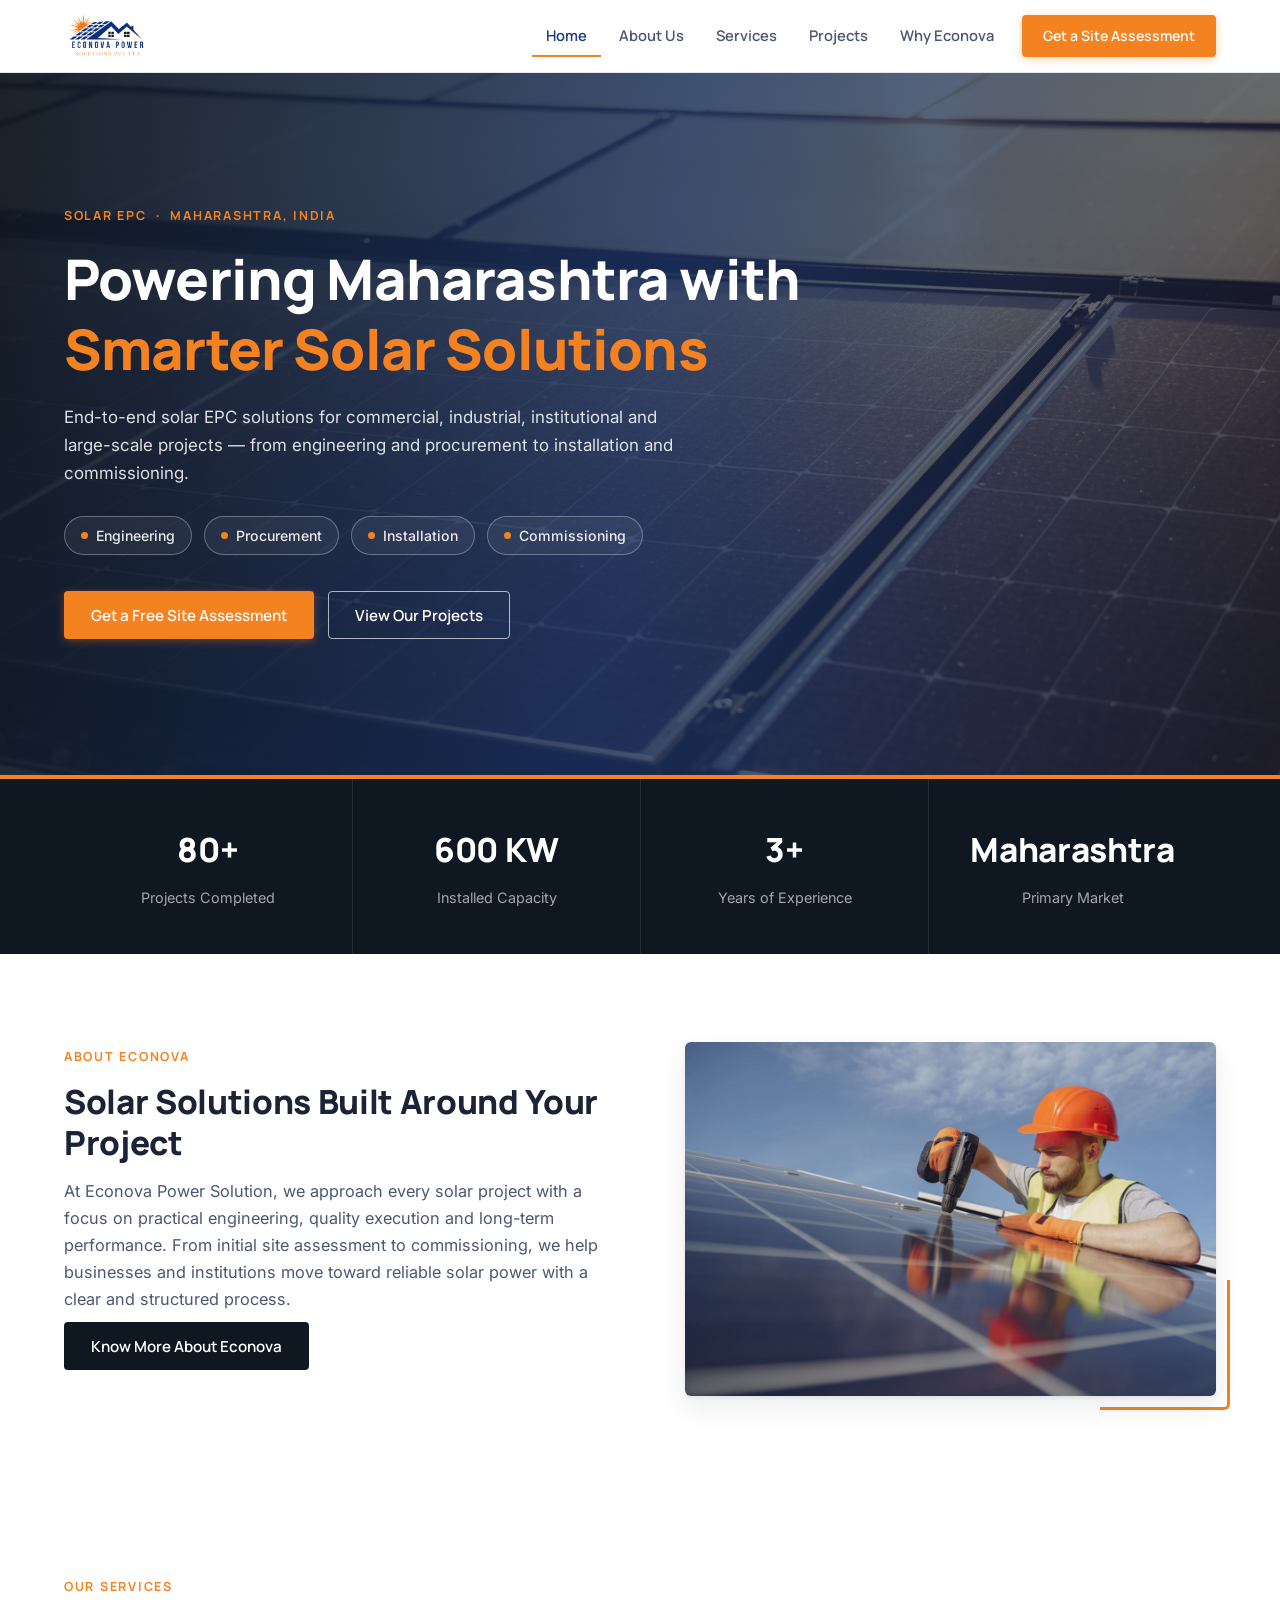
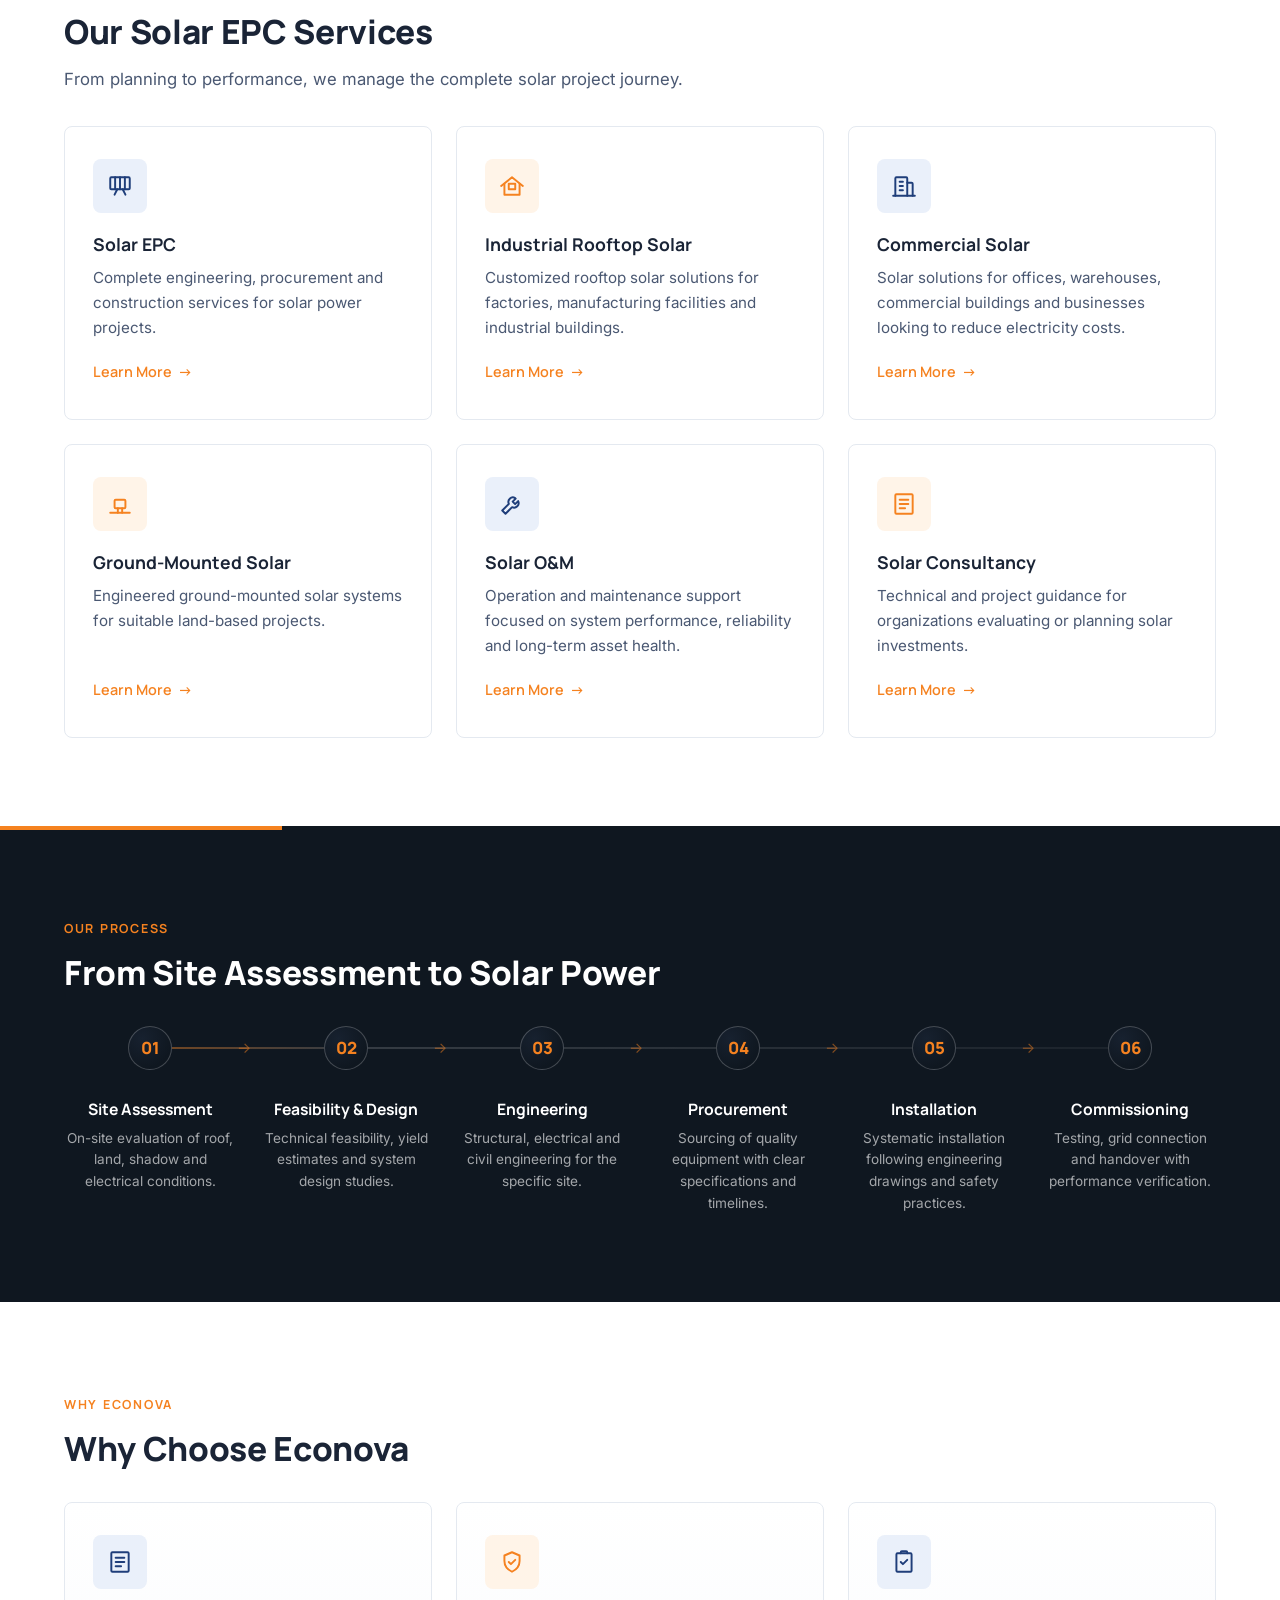
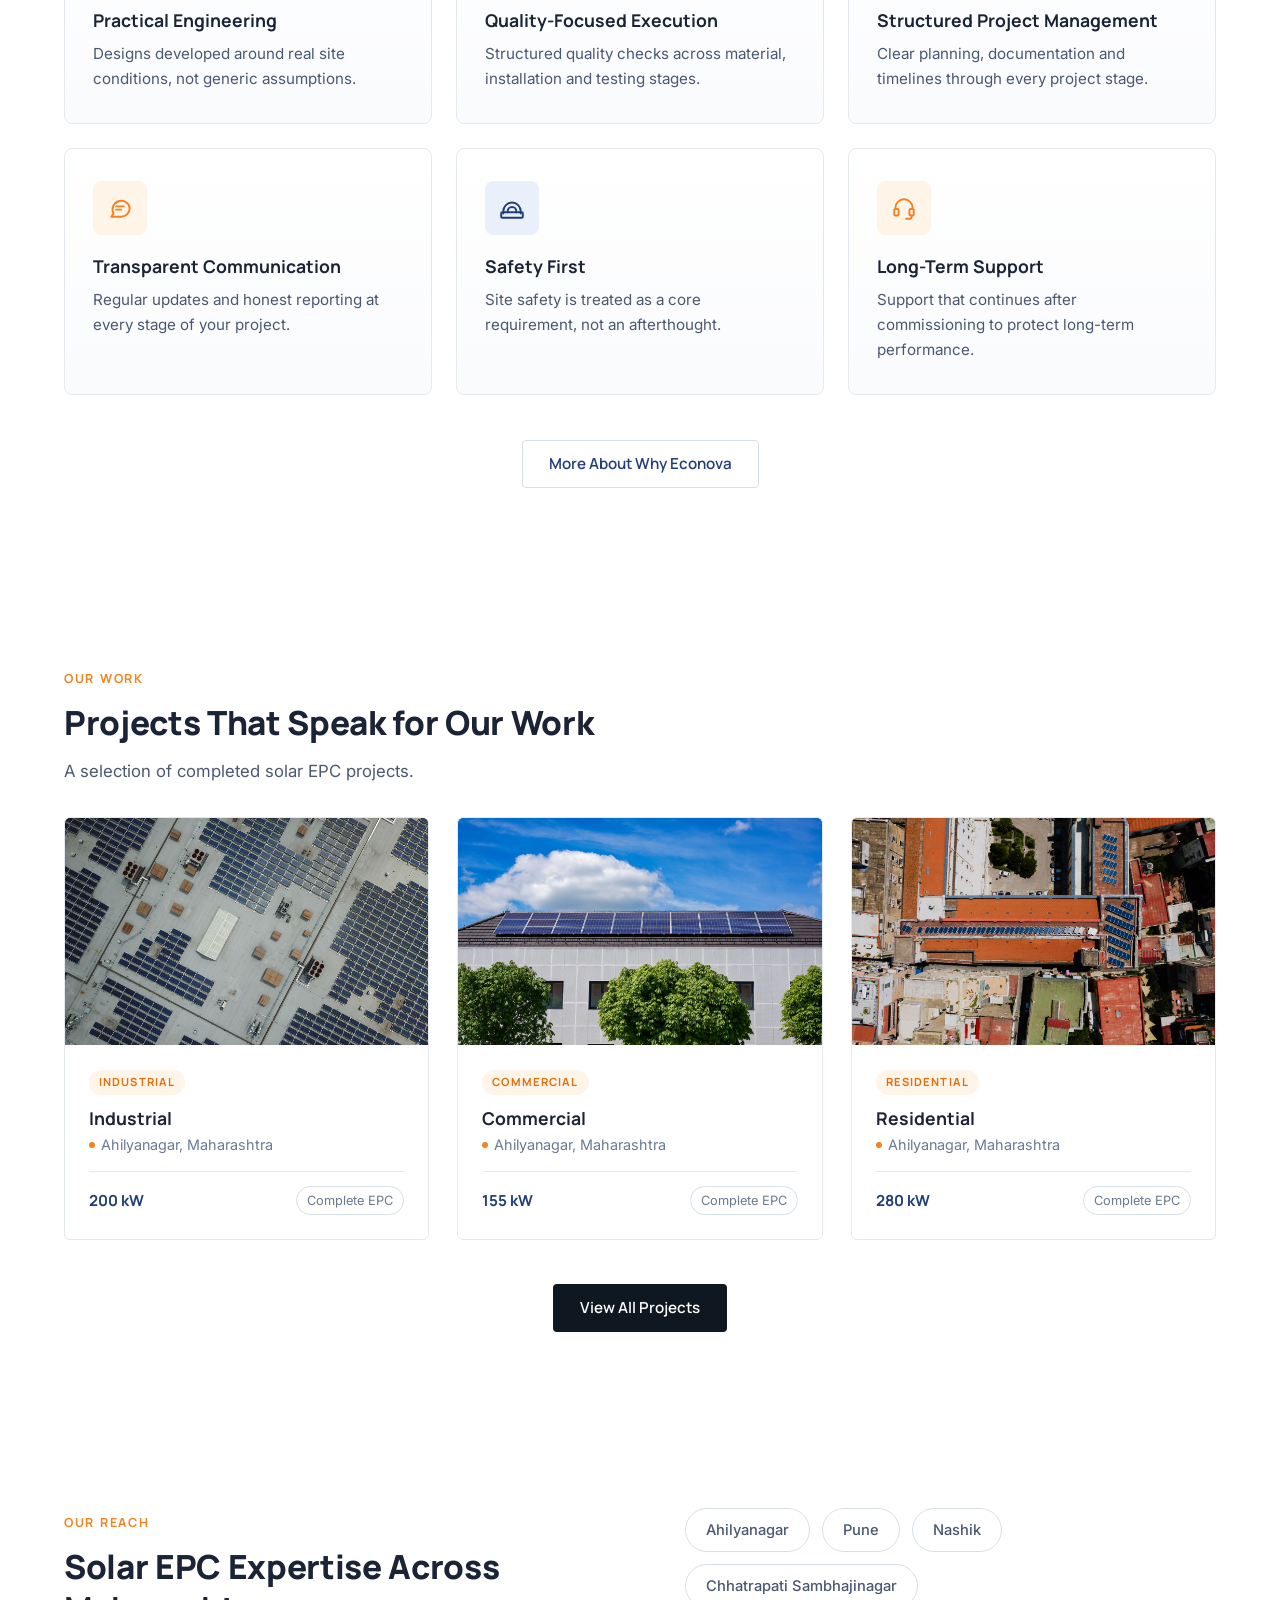
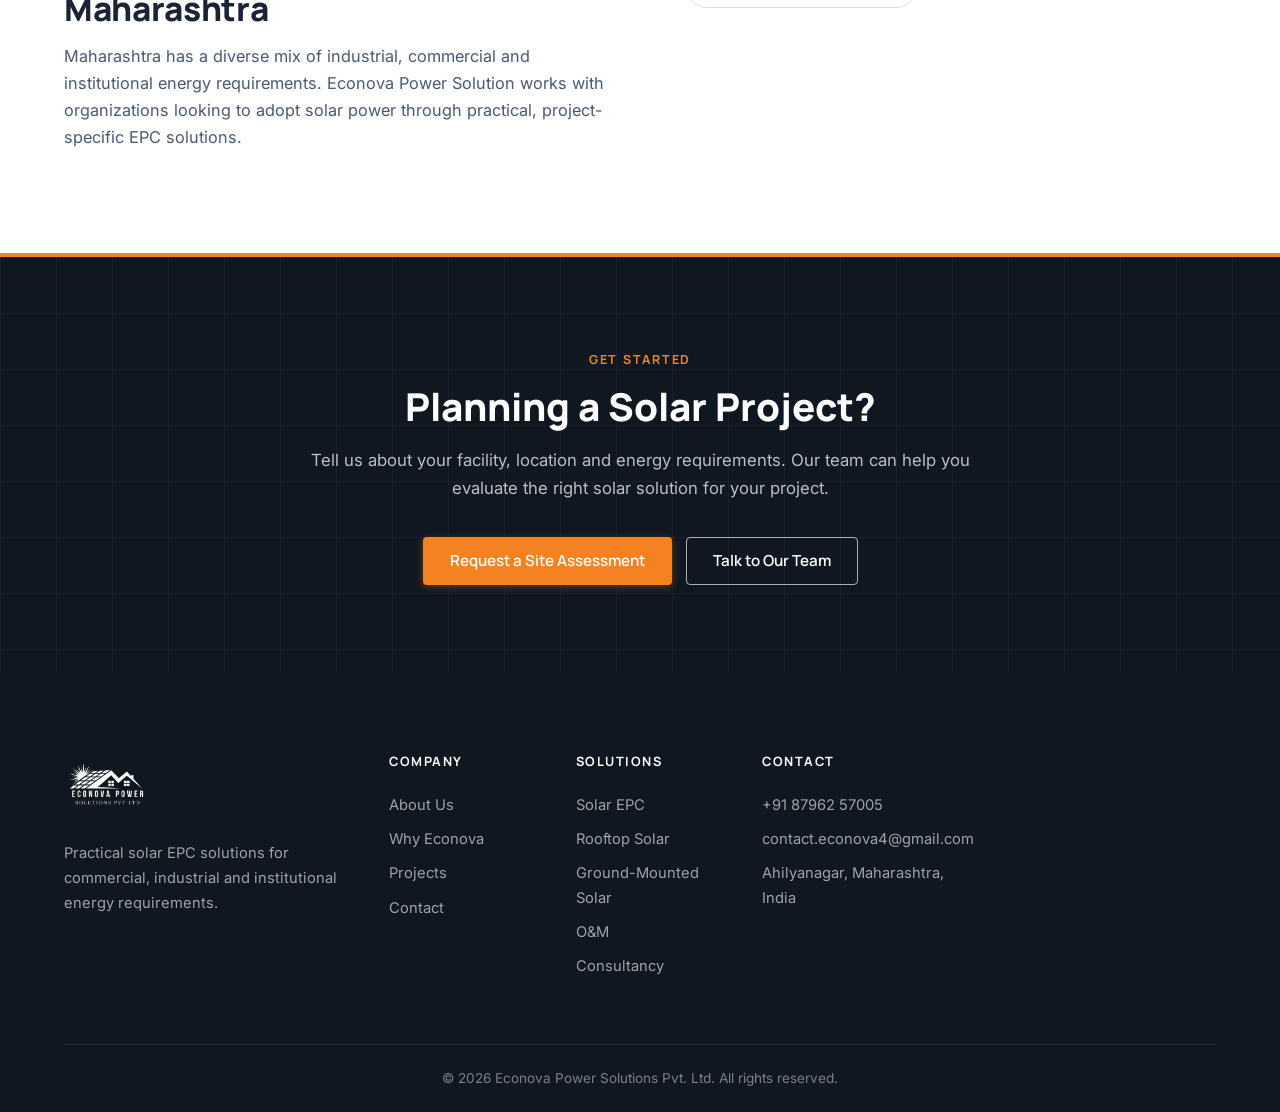
<file: index.html>
<!DOCTYPE html>
<html lang="en">
<head>
  <meta charset="UTF-8">
  <meta name="viewport" content="width=device-width, initial-scale=1.0">
  <title>Econova Power Solution | Solar EPC Company in Maharashtra</title>
  <link rel="icon" href="images/favicon.ico" type="image/x-icon">
  <link rel="icon" href="images/favicon.ico" type="image/x-icon" media="(prefers-color-scheme: light)">
  <link rel="icon" href="images/favicon-bw.ico" type="image/x-icon" media="(prefers-color-scheme: dark)">
  <link rel="apple-touch-icon" href="images/logo.png">
  <meta name="description" content="Econova Power Solution provides solar EPC, rooftop solar, ground-mounted solar, O&M and solar consultancy solutions for commercial, industrial and institutional projects in Maharashtra.">
  <meta name="theme-color" content="#1F3E7A">

  <!-- Open Graph -->
  <meta property="og:type" content="website">
  <meta property="og:title" content="Econova Power Solution | Solar EPC Company in Maharashtra">
  <meta property="og:description" content="Solar EPC, rooftop solar, ground-mounted solar, O&M and solar consultancy for commercial, industrial and institutional projects in Maharashtra.">
  <meta property="og:image" content="images/hero.jpg">
  <meta property="og:locale" content="en_IN">
  <meta name="twitter:card" content="summary_large_image">
  <!-- TODO: Add canonical URL when the domain is live. Example: <link rel="canonical" href="https://www.example.com/"> -->

  <link rel="preconnect" href="https://fonts.googleapis.com">
  <link rel="preconnect" href="https://fonts.gstatic.com" crossorigin>
  <link href="https://fonts.googleapis.com/css2?family=Inter:wght@400;500;600&family=Manrope:wght@500;600;700;800&display=swap" rel="stylesheet">
  <link rel="stylesheet" href="css/style.css">
</head>
<body>

  <a class="skip-link" href="#main">Skip to main content</a>

  <!-- ======================= HEADER ======================= -->
  <header class="site-header" id="siteHeader">
    <div class="container header-inner">
      <a href="index.html" class="logo" aria-label="Econova Power Solutions Pvt. Ltd. – Home">
        <!-- Place your official logo file at images/logo.png.
             Until then, a simple text fallback is shown automatically. -->
        <img src="images/logo.png" alt="Econova Power Solutions Pvt. Ltd. logo" class="logo-img" onerror="this.style.display='none';this.nextElementSibling.style.display='inline-flex';">
        <span class="logo-fallback" style="display:none">
          <span class="logo-fallback-name">Econova</span>
          <span class="logo-fallback-sub">Power Solutions Pvt. Ltd.</span>
        </span>
      </a>

      <nav class="main-nav" id="mainNav" aria-label="Main navigation">
        <ul class="nav-list">
          <li><a href="index.html" class="nav-link is-active" aria-current="page">Home</a></li>
          <li><a href="about.html" class="nav-link">About Us</a></li>
          <li><a href="services.html" class="nav-link">Services</a></li>
          <li><a href="projects.html" class="nav-link">Projects</a></li>
          <li><a href="why-econova.html" class="nav-link">Why Econova</a></li>
          <li class="nav-cta-wrap"><a href="contact.html" class="btn btn-primary nav-cta">Get a Site Assessment</a></li>
        </ul>
      </nav>

      <button class="nav-toggle" id="navToggle" aria-controls="mainNav" aria-expanded="false" aria-label="Toggle navigation menu">
        <span class="nav-toggle-bar"></span>
        <span class="nav-toggle-bar"></span>
        <span class="nav-toggle-bar"></span>
      </button>
    </div>
  </header>

  <main id="main">

    <!-- ======================= HERO ======================= -->
    <section class="hero" aria-label="Introduction">
      <div class="hero-bg">
        <img src="images/hero.jpg" alt="Large industrial solar rooftop installation with rows of solar panels" fetchpriority="high">
      </div>
      <div class="hero-overlay"></div>
      <div class="container hero-content">
        <p class="hero-eyebrow eyebrow">Solar EPC &nbsp;·&nbsp; Maharashtra, India</p>
        <h1 class="hero-title">Powering Maharashtra with <span class="highlight">Smarter Solar Solutions</span></h1>
        <p class="hero-text">End-to-end solar EPC solutions for commercial, industrial, institutional and large-scale projects — from engineering and procurement to installation and commissioning.</p>
        <ul class="hero-indicators" aria-label="Service indicators">
          <li>Engineering</li>
          <li>Procurement</li>
          <li>Installation</li>
          <li>Commissioning</li>
        </ul>
        <div class="hero-actions">
          <a href="contact.html" class="btn btn-primary">Get a Free Site Assessment</a>
          <a href="projects.html" class="btn btn-outline-light">View Our Projects</a>
        </div>
      </div>
    </section>

    <!-- ======================= STATISTICS STRIP ======================= -->
    <!-- PLACEHOLDER STATISTICS: Replace the XX values below with verified company data when available. -->
    <section class="stats" aria-label="Company statistics">
      <div class="container stats-grid">
        <div class="stat">
          <span class="stat-value">80+</span>
          <span class="stat-label">Projects Completed</span>
        </div>
        <div class="stat">
          <span class="stat-value">600 KW</span>
          <span class="stat-label">Installed Capacity</span>
        </div>
        <div class="stat">
          <span class="stat-value">3+</span>
          <span class="stat-label">Years of Experience</span>
        </div>
        <div class="stat">
          <span class="stat-value">Maharashtra</span>
          <span class="stat-label">Primary Market</span>
        </div>
      </div>
    </section>

    <!-- ======================= ABOUT INTRODUCTION ======================= -->
    <section class="section section-about" aria-labelledby="about-heading">
      <div class="container split">
        <div class="split-text">
          <p class="eyebrow">About Econova</p>
          <h2 id="about-heading" class="section-title">Solar Solutions Built Around Your Project</h2>
          <p class="section-text">At Econova Power Solution, we approach every solar project with a focus on practical engineering, quality execution and long-term performance. From initial site assessment to commissioning, we help businesses and institutions move toward reliable solar power with a clear and structured process.</p>
          <a href="about.html" class="btn btn-dark">Know More About Econova</a>
        </div>
        <div class="split-media">
          <img src="images/about.jpg" alt="Econova engineers inspecting a rooftop solar installation site">
        </div>
      </div>
    </section>

    <!-- ======================= SERVICES ======================= -->
    <section class="section section-services" id="services" aria-labelledby="services-heading">
      <div class="container">
        <div class="section-head">
          <p class="eyebrow">Our Services</p>
          <h2 id="services-heading" class="section-title">Our Solar EPC Services</h2>
          <p class="section-sub">From planning to performance, we manage the complete solar project journey.</p>
        </div>
        <div class="grid services-grid">
          <article class="card service-card">
            <span class="card-icon" aria-hidden="true">
              <svg viewBox="0 0 24 24" fill="none" stroke="currentColor" stroke-width="1.8" stroke-linecap="round" stroke-linejoin="round"><rect x="3" y="4" width="18" height="11" rx="1"/><path d="M12 4v11M7.5 4v11M16.5 4v11"/><path d="M9.5 15l-2.5 5M14.5 15l2.5 5"/></svg>
            </span>
            <h3 class="card-title">Solar EPC</h3>
            <p class="card-text">Complete engineering, procurement and construction services for solar power projects.</p>
            <a href="services.html#solar-epc" class="card-link">Learn More <span aria-hidden="true">→</span></a>
          </article>
          <article class="card service-card">
            <span class="card-icon" aria-hidden="true">
              <svg viewBox="0 0 24 24" fill="none" stroke="currentColor" stroke-width="1.8" stroke-linecap="round" stroke-linejoin="round"><path d="M2 12L12 4l10 8"/><path d="M5 10v10h14V10"/><rect x="9" y="10" width="6" height="5"/></svg>
            </span>
            <h3 class="card-title">Industrial Rooftop Solar</h3>
            <p class="card-text">Customized rooftop solar solutions for factories, manufacturing facilities and industrial buildings.</p>
            <a href="services.html#industrial-rooftop" class="card-link">Learn More <span aria-hidden="true">→</span></a>
          </article>
          <article class="card service-card">
            <span class="card-icon" aria-hidden="true">
              <svg viewBox="0 0 24 24" fill="none" stroke="currentColor" stroke-width="1.8" stroke-linecap="round" stroke-linejoin="round"><path d="M4 21V5a1 1 0 0 1 1-1h9a1 1 0 0 1 1 1v16"/><path d="M15 9h4a1 1 0 0 1 1 1v11"/><path d="M8 8h3M8 12h3M8 16h3"/><path d="M2 21h20"/></svg>
            </span>
            <h3 class="card-title">Commercial Solar</h3>
            <p class="card-text">Solar solutions for offices, warehouses, commercial buildings and businesses looking to reduce electricity costs.</p>
            <a href="services.html#commercial-solar" class="card-link">Learn More <span aria-hidden="true">→</span></a>
          </article>
          <article class="card service-card">
            <span class="card-icon" aria-hidden="true">
              <svg viewBox="0 0 24 24" fill="none" stroke="currentColor" stroke-width="1.8" stroke-linecap="round" stroke-linejoin="round"><path d="M3 20h18"/><rect x="7" y="8" width="10" height="8" rx="1"/><path d="M10 16v4M14 16v4"/></svg>
            </span>
            <h3 class="card-title">Ground-Mounted Solar</h3>
            <p class="card-text">Engineered ground-mounted solar systems for suitable land-based projects.</p>
            <a href="services.html#ground-mounted" class="card-link">Learn More <span aria-hidden="true">→</span></a>
          </article>
          <article class="card service-card">
            <span class="card-icon" aria-hidden="true">
              <svg viewBox="0 0 24 24" fill="none" stroke="currentColor" stroke-width="1.8" stroke-linecap="round" stroke-linejoin="round"><path d="M14.7 6.3a4.2 4.2 0 0 0-5.6 5.6L3 18l3 3 6.1-6.1a4.2 4.2 0 0 0 5.6-5.6l-2.8 2.8-2.3-2.3 2.8-2.8z"/></svg>
            </span>
            <h3 class="card-title">Solar O&amp;M</h3>
            <p class="card-text">Operation and maintenance support focused on system performance, reliability and long-term asset health.</p>
            <a href="services.html#solar-om" class="card-link">Learn More <span aria-hidden="true">→</span></a>
          </article>
          <article class="card service-card">
            <span class="card-icon" aria-hidden="true">
              <svg viewBox="0 0 24 24" fill="none" stroke="currentColor" stroke-width="1.8" stroke-linecap="round" stroke-linejoin="round"><rect x="4" y="3" width="16" height="18" rx="1"/><path d="M8 8h8M8 12h8M8 16h5"/></svg>
            </span>
            <h3 class="card-title">Solar Consultancy</h3>
            <p class="card-text">Technical and project guidance for organizations evaluating or planning solar investments.</p>
            <a href="services.html#solar-consultancy" class="card-link">Learn More <span aria-hidden="true">→</span></a>
          </article>
        </div>
      </div>
    </section>

    <!-- ======================= PROJECT PROCESS ======================= -->
    <section class="section section-process" id="process" aria-labelledby="process-heading">
      <div class="container">
        <div class="section-head section-head-dark reveal">
          <p class="eyebrow">Our Process</p>
          <h2 id="process-heading" class="section-title">From Site Assessment to Solar Power</h2>
        </div>
        <ol class="process-steps">
          <li class="process-step reveal">
            <span class="process-num">01</span>
            <h3 class="process-title">Site Assessment</h3>
            <p class="process-text">On-site evaluation of roof, land, shadow and electrical conditions.</p>
          </li>
          <li class="process-step reveal">
            <span class="process-num">02</span>
            <h3 class="process-title">Feasibility &amp; Design</h3>
            <p class="process-text">Technical feasibility, yield estimates and system design studies.</p>
          </li>
          <li class="process-step reveal">
            <span class="process-num">03</span>
            <h3 class="process-title">Engineering</h3>
            <p class="process-text">Structural, electrical and civil engineering for the specific site.</p>
          </li>
          <li class="process-step reveal">
            <span class="process-num">04</span>
            <h3 class="process-title">Procurement</h3>
            <p class="process-text">Sourcing of quality equipment with clear specifications and timelines.</p>
          </li>
          <li class="process-step reveal">
            <span class="process-num">05</span>
            <h3 class="process-title">Installation</h3>
            <p class="process-text">Systematic installation following engineering drawings and safety practices.</p>
          </li>
          <li class="process-step reveal">
            <span class="process-num">06</span>
            <h3 class="process-title">Commissioning</h3>
            <p class="process-text">Testing, grid connection and handover with performance verification.</p>
          </li>
        </ol>
      </div>
    </section>

    <!-- ======================= WHY ECONOVA ======================= -->
    <section class="section section-why" id="why" aria-labelledby="why-heading">
      <div class="container">
        <div class="section-head reveal">
          <p class="eyebrow">Why Econova</p>
          <h2 id="why-heading" class="section-title">Why Choose Econova</h2>
        </div>
        <div class="grid features-grid">
          <article class="feature reveal">
            <span class="feature-icon" aria-hidden="true">
              <svg viewBox="0 0 24 24" fill="none" stroke="currentColor" stroke-width="1.8" stroke-linecap="round" stroke-linejoin="round"><rect x="4" y="3" width="16" height="18" rx="1"/><path d="M8 8h8M8 12h8M8 16h5"/></svg>
            </span>
            <h3 class="feature-title">Practical Engineering</h3>
            <p class="feature-text">Designs developed around real site conditions, not generic assumptions.</p>
          </article>
          <article class="feature reveal">
            <span class="feature-icon" aria-hidden="true">
              <svg viewBox="0 0 24 24" fill="none" stroke="currentColor" stroke-width="1.8" stroke-linecap="round" stroke-linejoin="round"><path d="M12 3l7 3v5c0 5-3 8-7 10-4-2-7-5-7-10V6l7-3z"/><path d="M9 12l2 2 4-4"/></svg>
            </span>
            <h3 class="feature-title">Quality-Focused Execution</h3>
            <p class="feature-text">Structured quality checks across material, installation and testing stages.</p>
          </article>
          <article class="feature reveal">
            <span class="feature-icon" aria-hidden="true">
              <svg viewBox="0 0 24 24" fill="none" stroke="currentColor" stroke-width="1.8" stroke-linecap="round" stroke-linejoin="round"><rect x="5" y="4" width="14" height="17" rx="1"/><path d="M9 4V3a1 1 0 0 1 1-1h4a1 1 0 0 1 1 1v1"/><path d="M9 12l2 2 4-4"/></svg>
            </span>
            <h3 class="feature-title">Structured Project Management</h3>
            <p class="feature-text">Clear planning, documentation and timelines through every project stage.</p>
          </article>
          <article class="feature reveal">
            <span class="feature-icon" aria-hidden="true">
              <svg viewBox="0 0 24 24" fill="none" stroke="currentColor" stroke-width="1.8" stroke-linecap="round" stroke-linejoin="round"><path d="M21 12a8 8 0 0 1-8 8H4l2-3a8 8 0 1 1 15-5z"/><path d="M8.5 10.5h7M8.5 13.5h4.5"/></svg>
            </span>
            <h3 class="feature-title">Transparent Communication</h3>
            <p class="feature-text">Regular updates and honest reporting at every stage of your project.</p>
          </article>
          <article class="feature reveal">
            <span class="feature-icon" aria-hidden="true">
              <svg viewBox="0 0 24 24" fill="none" stroke="currentColor" stroke-width="1.8" stroke-linecap="round" stroke-linejoin="round"><path d="M4 17v-2a8 8 0 0 1 16 0v2"/><rect x="2" y="16" width="20" height="5" rx="1"/><path d="M8 16v-1a4 4 0 0 1 8 0v1"/></svg>
            </span>
            <h3 class="feature-title">Safety First</h3>
            <p class="feature-text">Site safety is treated as a core requirement, not an afterthought.</p>
          </article>
          <article class="feature reveal">
            <span class="feature-icon" aria-hidden="true">
              <svg viewBox="0 0 24 24" fill="none" stroke="currentColor" stroke-width="1.8" stroke-linecap="round" stroke-linejoin="round"><path d="M4 13v-1a8 8 0 0 1 16 0v1"/><rect x="3" y="13" width="4" height="6" rx="1"/><rect x="17" y="13" width="4" height="6" rx="1"/><path d="M19 19v1a2 2 0 0 1-2 2h-3"/></svg>
            </span>
            <h3 class="feature-title">Long-Term Support</h3>
            <p class="feature-text">Support that continues after commissioning to protect long-term performance.</p>
          </article>
        </div>
        <div class="section-cta">
          <a href="why-econova.html" class="btn btn-outline-dark">More About Why Econova</a>
        </div>
      </div>
    </section>

    <!-- ======================= PROJECTS PREVIEW ======================= -->
    <section class="section section-projects" id="projects" aria-labelledby="projects-heading">
      <div class="container">
        <div class="section-head">
          <p class="eyebrow">Our Work</p>
          <h2 id="projects-heading" class="section-title">Projects That Speak for Our Work</h2>
          <p class="section-sub">A selection of completed solar EPC projects.</p>
        </div>
        <div class="grid projects-grid">
          <!-- PROJECT PLACEHOLDER: Replace with real completed projects.
               Fields to update: image, project name, location, capacity and scope. -->
          <article class="project-card">
            <a href="projects.html" class="project-card-media">
              <img src="images/projects/p1.jpg" alt="Industrial rooftop solar project in Ahilyanagar, Maharashtra">
            </a>
            <div class="project-card-body">
              <span class="project-tag">Industrial</span>
              <h3 class="project-title"><a href="projects.html">Industrial</a></h3>
              <p class="project-location">Ahilyanagar, Maharashtra</p>
              <div class="project-meta">
                <span class="project-capacity">200 kW</span>
                <span class="project-scope">Complete EPC</span>
              </div>
            </div>
          </article>
          <article class="project-card">
            <a href="projects.html" class="project-card-media">
              <img src="images/projects/p2.jpg" alt="Commercial rooftop solar project in Ahilyanagar, Maharashtra">
            </a>
            <div class="project-card-body">
              <span class="project-tag">Commercial</span>
              <h3 class="project-title"><a href="projects.html">Commercial</a></h3>
              <p class="project-location">Ahilyanagar, Maharashtra</p>
              <div class="project-meta">
                <span class="project-capacity">155 kW</span>
                <span class="project-scope">Complete EPC</span>
              </div>
            </div>
          </article>
          <article class="project-card">
            <a href="projects.html" class="project-card-media">
              <img src="images/projects/p6.jpg" alt="Residential rooftop solar project in Ahilyanagar, Maharashtra">
            </a>
            <div class="project-card-body">
              <span class="project-tag">Residential</span>
              <h3 class="project-title"><a href="projects.html">Residential</a></h3>
              <p class="project-location">Ahilyanagar, Maharashtra</p>
              <div class="project-meta">
                <span class="project-capacity">280 kW</span>
                <span class="project-scope">Complete EPC</span>
              </div>
            </div>
          </article>
        </div>
        <div class="section-cta">
          <a href="projects.html" class="btn btn-dark">View All Projects</a>
        </div>
      </div>
    </section>

    <!-- ======================= MAHARASHTRA PRESENCE ======================= -->
    <section class="section section-region" id="region" aria-labelledby="region-heading">
      <div class="container split">
        <div class="split-text">
          <p class="eyebrow">Our Reach</p>
          <h2 id="region-heading" class="section-title">Solar EPC Expertise Across Maharashtra</h2>
          <p class="section-text">Maharashtra has a diverse mix of industrial, commercial and institutional energy requirements. Econova Power Solution works with organizations looking to adopt solar power through practical, project-specific EPC solutions.</p>
          <p class="section-note"></p>
        </div>
        <div class="split-list">
          <ul class="location-chips" aria-label="Locations served in Maharashtra">
            <li>Ahilyanagar</li>
            <li>Pune</li>
            <li>Nashik</li><li>Chhatrapati Sambhajinagar</li>
            
          </ul>
        </div>
      </div>
    </section>

    <!-- ======================= FINAL CTA ======================= -->
    <section class="cta-band" aria-labelledby="cta-heading">
      <div class="container cta-inner">
        <p class="eyebrow eyebrow-light">Get Started</p>
        <h2 id="cta-heading" class="cta-title">Planning a Solar Project?</h2>
        <p class="cta-text">Tell us about your facility, location and energy requirements. Our team can help you evaluate the right solar solution for your project.</p>
        <div class="cta-actions">
          <a href="contact.html" class="btn btn-primary">Request a Site Assessment</a>
          <a href="contact.html" class="btn btn-outline-light">Talk to Our Team</a>
        </div>
      </div>
    </section>

  </main>

  <!-- ======================= FOOTER ======================= -->
  <footer class="site-footer">
    <div class="container">
      <div class="footer-grid">
        <div class="footer-brand">
          <a href="index.html" class="logo logo-footer" aria-label="Econova Power Solutions Pvt. Ltd. – Home">
            <img src="images/logo.png" alt="Econova Power Solutions Pvt. Ltd. logo" class="logo-img" onerror="this.style.display='none';this.nextElementSibling.style.display='inline-flex';">
            <span class="logo-fallback" style="display:none">
              <span class="logo-fallback-name">Econova</span>
              <span class="logo-fallback-sub">Power Solutions Pvt. Ltd.</span>
            </span>
          </a>
          <p class="footer-tagline">Practical solar EPC solutions for commercial, industrial and institutional energy requirements.</p>
        </div>
        <nav class="footer-col" aria-label="Company links">
          <h3 class="footer-heading">Company</h3>
          <ul class="footer-links">
            <li><a href="about.html">About Us</a></li>
            <li><a href="why-econova.html">Why Econova</a></li>
            <li><a href="projects.html">Projects</a></li>
            <li><a href="contact.html">Contact</a></li>
          </ul>
        </nav>
        <nav class="footer-col" aria-label="Solutions links">
          <h3 class="footer-heading">Solutions</h3>
          <ul class="footer-links">
            <li><a href="services.html#solar-epc">Solar EPC</a></li>
            <li><a href="services.html#industrial-rooftop">Rooftop Solar</a></li>
            <li><a href="services.html#ground-mounted">Ground-Mounted Solar</a></li>
            <li><a href="services.html#solar-om">O&amp;M</a></li>
            <li><a href="services.html#solar-consultancy">Consultancy</a></li>
          </ul>
        </nav>
        <div class="footer-col footer-contact">
          <h3 class="footer-heading">Contact</h3>
          <ul class="footer-links">
            <!-- PLACEHOLDER: Add verified phone, email and full address. -->
            <li><a href="tel:+918796257005">+91 87962 57005</a></li>
            <li><a href="mailto:contact.econova4@gmail.com">contact.econova4@gmail.com</a></li>
            <li>Ahilyanagar, Maharashtra, India</li>
          </ul>
        </div>
      </div>
      <div class="footer-bottom">
        <p>© 2026 Econova Power Solutions Pvt. Ltd. All rights reserved.</p>
      </div>
    </div>
  </footer>

  <script src="js/script.js"></script>
</body>
</html>
</file>
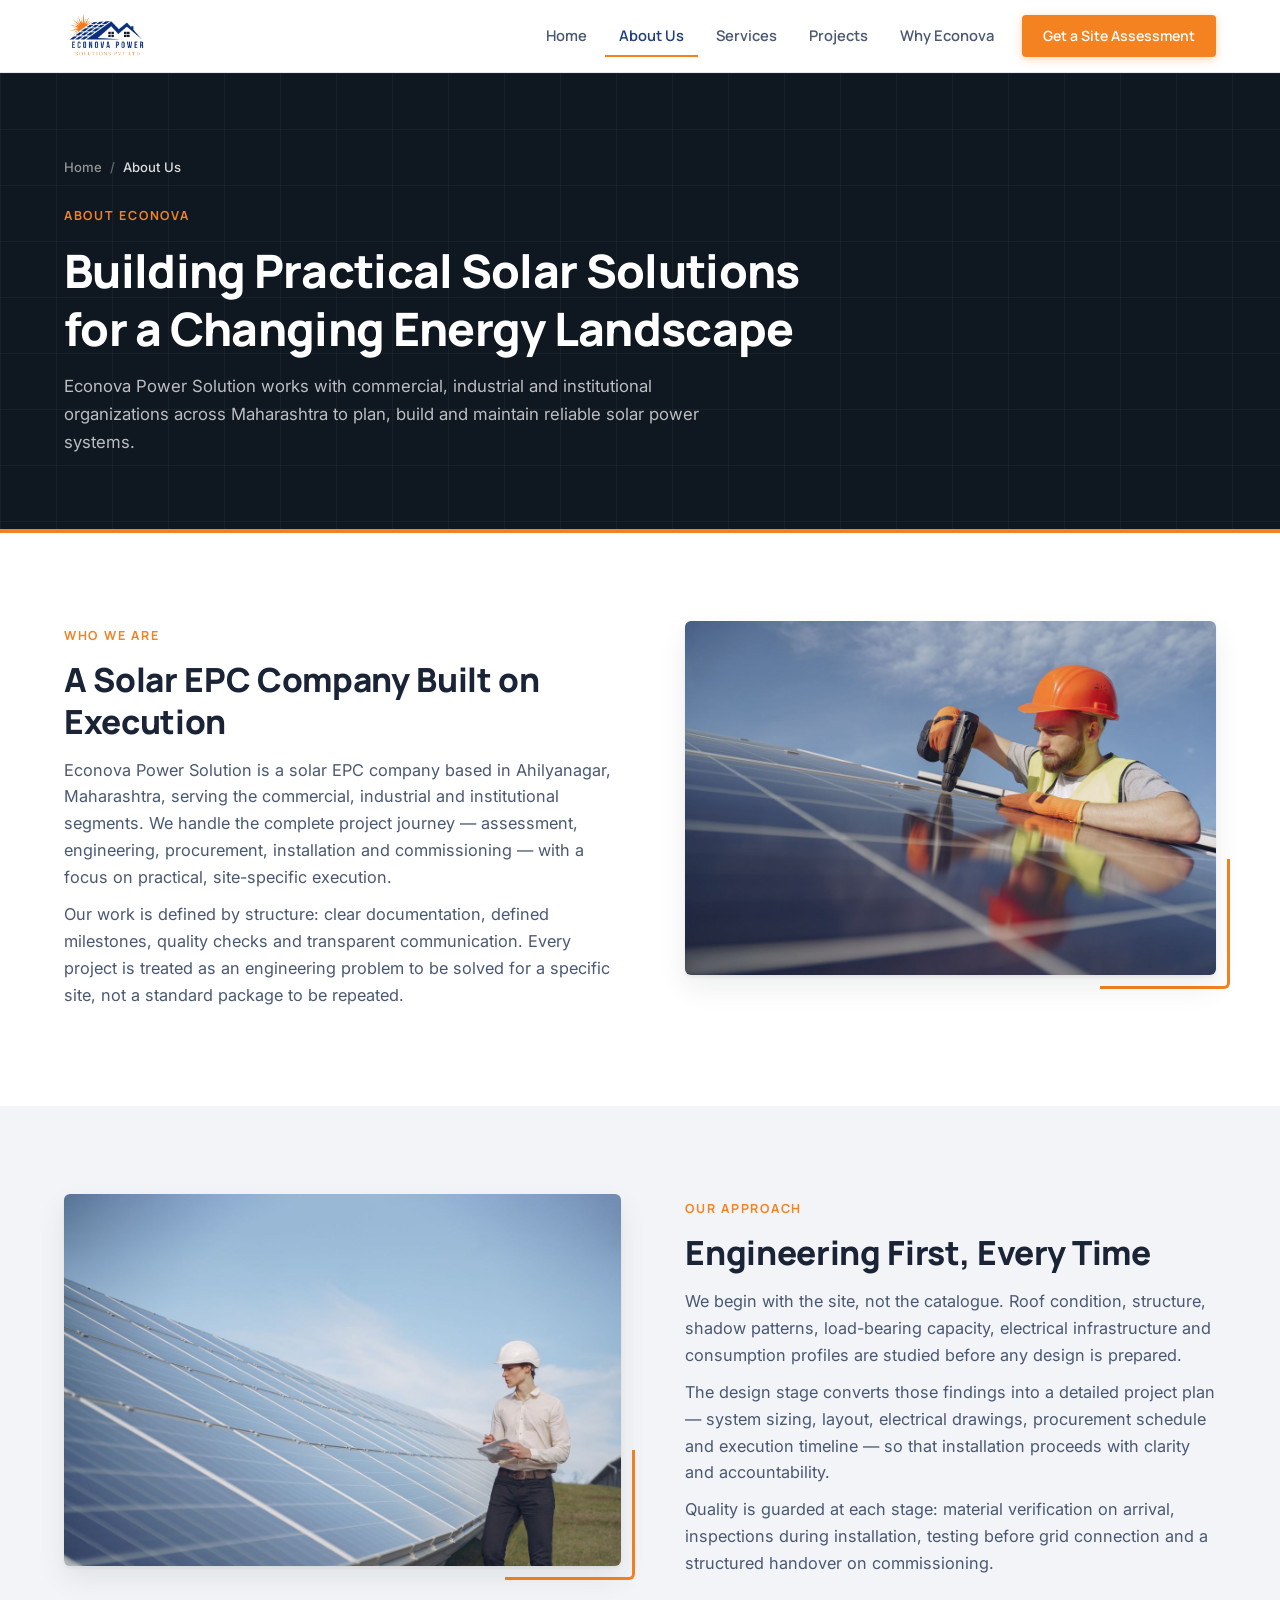
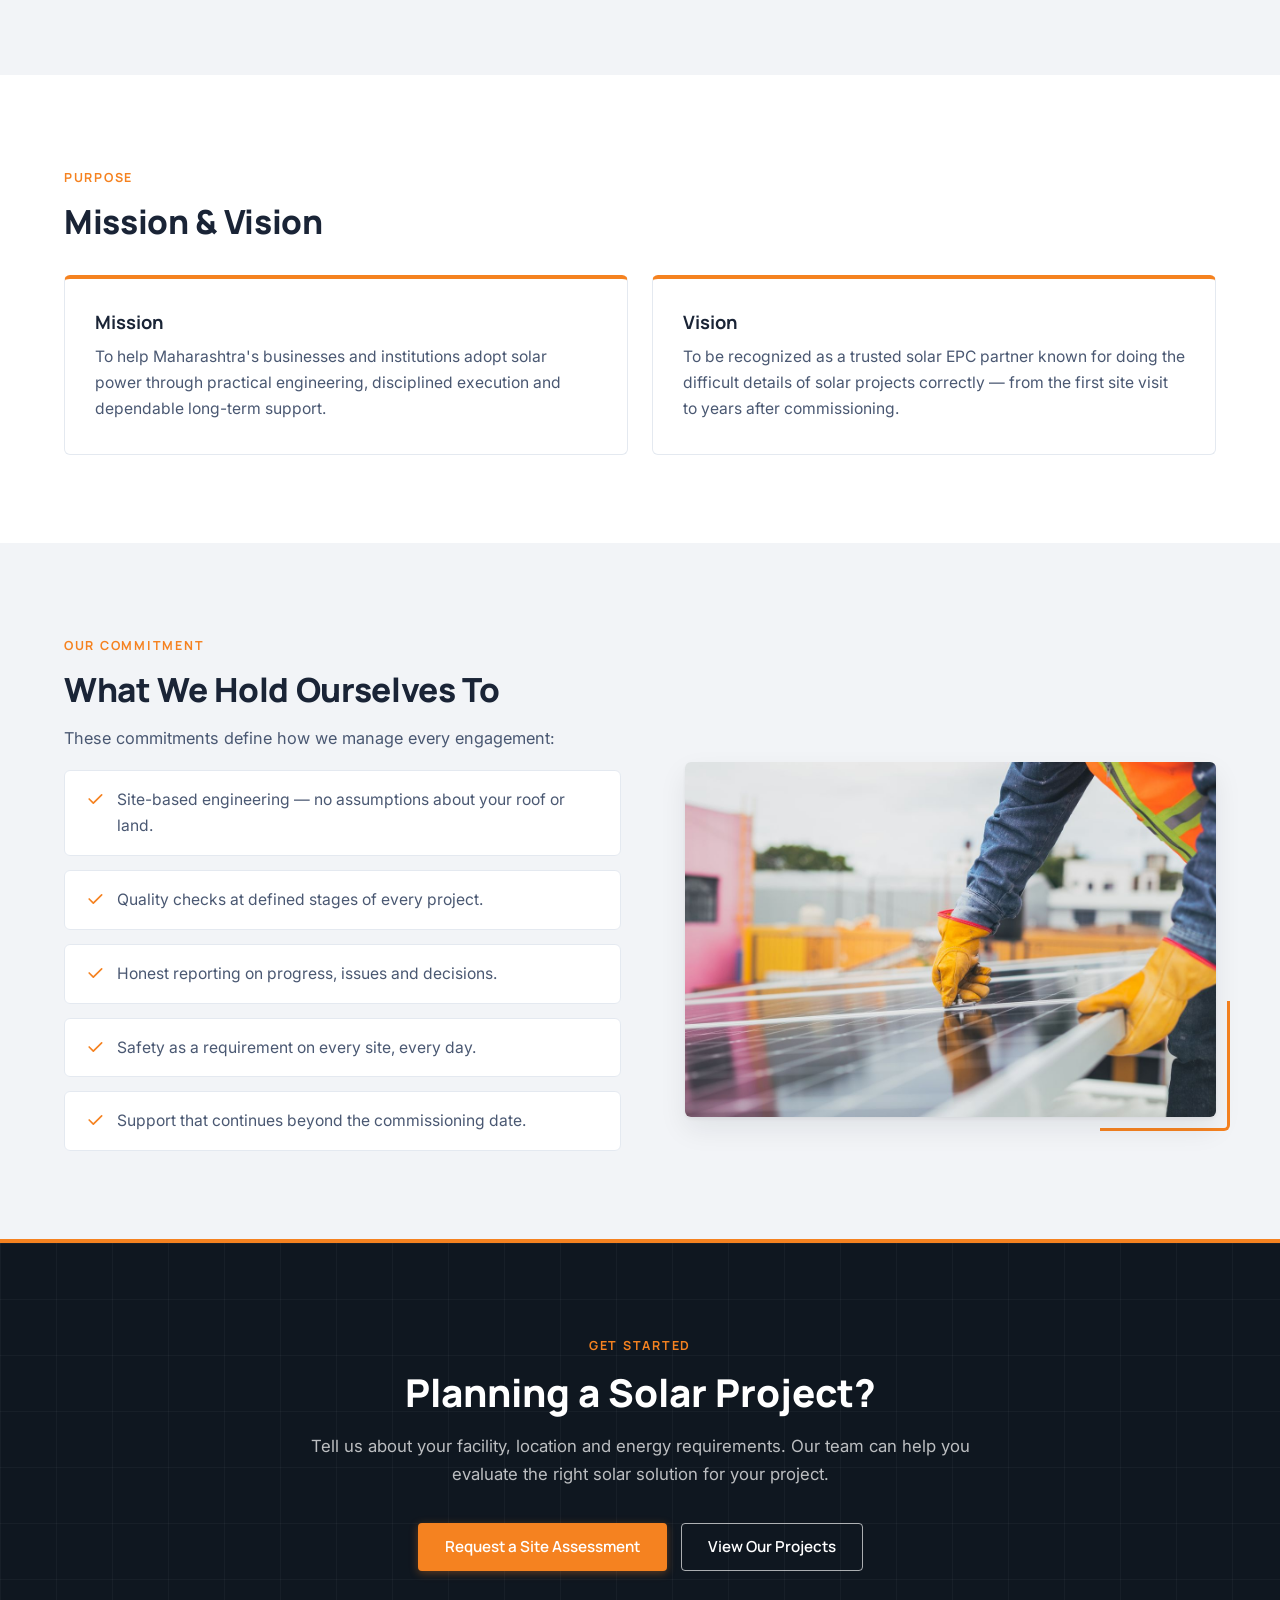
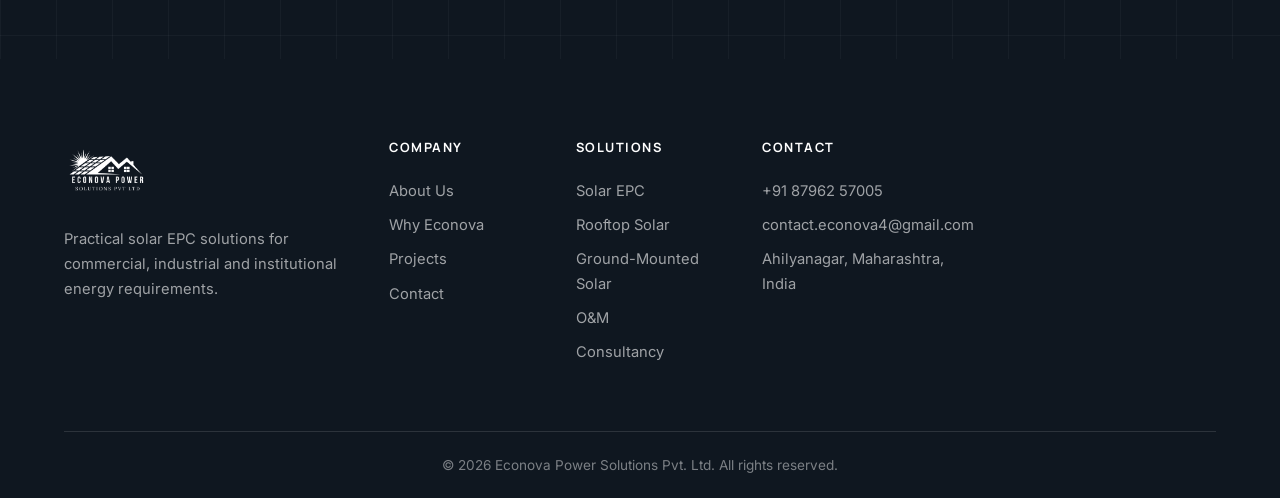
<file: about.html>
<!DOCTYPE html>
<html lang="en">
<head>
  <meta charset="UTF-8">
  <meta name="viewport" content="width=device-width, initial-scale=1.0">
  <title>About Us | Econova Power Solution — Solar EPC Company in Maharashtra</title>
  <link rel="icon" href="images/favicon.ico" type="image/x-icon">
  <link rel="icon" href="images/favicon.ico" type="image/x-icon" media="(prefers-color-scheme: light)">
  <link rel="icon" href="images/favicon-bw.ico" type="image/x-icon" media="(prefers-color-scheme: dark)">
  <link rel="apple-touch-icon" href="images/logo.png">
  <meta name="description" content="Econova Power Solution is a solar EPC company in Maharashtra focused on practical engineering, quality execution and long-term performance for commercial, industrial and institutional solar projects.">
  <meta name="theme-color" content="#1F3E7A">

  <!-- Open Graph -->
  <meta property="og:type" content="website">
  <meta property="og:title" content="About Us | Econova Power Solution — Solar EPC Company in Maharashtra">
  <meta property="og:description" content="Practical engineering, quality execution and long-term performance in solar EPC.">
  <meta property="og:image" content="images/about.jpg">
  <meta property="og:locale" content="en_IN">
  <meta name="twitter:card" content="summary_large_image">

  <link rel="preconnect" href="https://fonts.googleapis.com">
  <link rel="preconnect" href="https://fonts.gstatic.com" crossorigin>
  <link href="https://fonts.googleapis.com/css2?family=Inter:wght@400;500;600&family=Manrope:wght@500;600;700;800&display=swap" rel="stylesheet">
  <link rel="stylesheet" href="css/style.css">
</head>
<body>

  <a class="skip-link" href="#main">Skip to main content</a>

  <!-- ======================= HEADER ======================= -->
  <header class="site-header" id="siteHeader">
    <div class="container header-inner">
      <a href="index.html" class="logo" aria-label="Econova Power Solutions Pvt. Ltd. – Home">
        <img src="images/logo.png" alt="Econova Power Solutions Pvt. Ltd. logo" class="logo-img" onerror="this.style.display='none';this.nextElementSibling.style.display='inline-flex';">
        <span class="logo-fallback" style="display:none">
          <span class="logo-fallback-name">Econova</span>
          <span class="logo-fallback-sub">Power Solutions Pvt. Ltd.</span>
        </span>
      </a>

      <nav class="main-nav" id="mainNav" aria-label="Main navigation">
        <ul class="nav-list">
          <li><a href="index.html" class="nav-link">Home</a></li>
          <li><a href="about.html" class="nav-link is-active" aria-current="page">About Us</a></li>
          <li><a href="services.html" class="nav-link">Services</a></li>
          <li><a href="projects.html" class="nav-link">Projects</a></li>
          <li><a href="why-econova.html" class="nav-link">Why Econova</a></li>
          <li class="nav-cta-wrap"><a href="contact.html" class="btn btn-primary nav-cta">Get a Site Assessment</a></li>
        </ul>
      </nav>

      <button class="nav-toggle" id="navToggle" aria-controls="mainNav" aria-expanded="false" aria-label="Toggle navigation menu">
        <span class="nav-toggle-bar"></span>
        <span class="nav-toggle-bar"></span>
        <span class="nav-toggle-bar"></span>
      </button>
    </div>
  </header>

  <main id="main">

    <!-- ======================= PAGE HERO ======================= -->
    <section class="page-hero" aria-labelledby="page-title">
      <div class="container">
        <nav aria-label="Breadcrumb">
          <ol class="breadcrumb">
            <li><a href="index.html">Home</a></li>
            <li><span aria-current="page">About Us</span></li>
          </ol>
        </nav>
        <p class="eyebrow">About Econova</p>
        <h1 id="page-title" class="page-hero-title">Building Practical Solar Solutions for a Changing Energy Landscape</h1>
        <p class="page-hero-text">Econova Power Solution works with commercial, industrial and institutional organizations across Maharashtra to plan, build and maintain reliable solar power systems.</p>
      </div>
    </section>

    <!-- ======================= WHO WE ARE ======================= -->
    <section class="section" aria-labelledby="who-heading">
      <div class="container split reveal">
        <div class="split-text">
          <p class="eyebrow">Who We Are</p>
          <h2 id="who-heading" class="section-title">A Solar EPC Company Built on Execution</h2>
          <p class="section-text">Econova Power Solution is a solar EPC company based in Ahilyanagar, Maharashtra, serving the commercial, industrial and institutional segments. We handle the complete project journey — assessment, engineering, procurement, installation and commissioning — with a focus on practical, site-specific execution.</p>
          <p class="section-text">Our work is defined by structure: clear documentation, defined milestones, quality checks and transparent communication. Every project is treated as an engineering problem to be solved for a specific site, not a standard package to be repeated.</p>
          <!-- [ADD VERIFIED INFORMATION]: Company history, founding details, team background and registration information belong here when verified. -->
         
        </div>
        <div class="split-media">
          <img src="images/about.jpg" alt="Econova engineers working on a rooftop solar installation">
        </div>
      </div>
    </section>

    <!-- ======================= OUR APPROACH ======================= -->
    <section class="section section-alt" aria-labelledby="approach-heading">
      <div class="container split reveal">
        <div class="split-media">
          <img src="images/why-1.jpg" alt="Engineering drawings and site inspection for a solar project">
        </div>
        <div class="split-text">
          <p class="eyebrow">Our Approach</p>
          <h2 id="approach-heading" class="section-title">Engineering First, Every Time</h2>
          <p class="section-text">We begin with the site, not the catalogue. Roof condition, structure, shadow patterns, load-bearing capacity, electrical infrastructure and consumption profiles are studied before any design is prepared.</p>
          <p class="section-text">The design stage converts those findings into a detailed project plan — system sizing, layout, electrical drawings, procurement schedule and execution timeline — so that installation proceeds with clarity and accountability.</p>
          <p class="section-text">Quality is guarded at each stage: material verification on arrival, inspections during installation, testing before grid connection and a structured handover on commissioning.</p>
        </div>
      </div>
    </section>

    <!-- ======================= MISSION & VISION ======================= -->
    <section class="section" aria-labelledby="mission-heading">
      <div class="container">
        <div class="section-head reveal">
          <p class="eyebrow">Purpose</p>
          <h2 id="mission-heading" class="section-title">Mission &amp; Vision</h2>
        </div>
        <div class="grid value-grid reveal">
          <div class="value-card">
            <h3>Mission</h3>
            <!-- [ADD VERIFIED INFORMATION]: Replace with the formally approved mission statement. -->
            <p>To help Maharashtra's businesses and institutions adopt solar power through practical engineering, disciplined execution and dependable long-term support. </p>
          </div>
          <div class="value-card">
            <h3>Vision</h3>
            <!-- [ADD VERIFIED INFORMATION]: Replace with the formally approved vision statement. -->
            <p>To be recognized as a trusted solar EPC partner known for doing the difficult details of solar projects correctly — from the first site visit to years after commissioning. </p>
          </div>
        </div>
      </div>
    </section>

    <!-- ======================= OUR COMMITMENT ======================= -->
    <section class="section section-alt section-commitment" aria-labelledby="commitment-heading">
      <div class="container">
        <div class="commitment-head reveal">
          <p class="eyebrow">Our Commitment</p>
          <h2 id="commitment-heading" class="section-title">What We Hold Ourselves To</h2>
          <p class="section-text">These commitments define how we manage every engagement:</p>
        </div>
        <div class="split commitment-row reveal">
          <ul class="commitment-list">
            <li>
              <svg viewBox="0 0 24 24" fill="none" stroke="currentColor" stroke-width="2" stroke-linecap="round" stroke-linejoin="round" aria-hidden="true"><path d="M5 12l5 5L20 7"/></svg>
              Site-based engineering — no assumptions about your roof or land.
            </li>
            <li>
              <svg viewBox="0 0 24 24" fill="none" stroke="currentColor" stroke-width="2" stroke-linecap="round" stroke-linejoin="round" aria-hidden="true"><path d="M5 12l5 5L20 7"/></svg>
              Quality checks at defined stages of every project.
            </li>
            <li>
              <svg viewBox="0 0 24 24" fill="none" stroke="currentColor" stroke-width="2" stroke-linecap="round" stroke-linejoin="round" aria-hidden="true"><path d="M5 12l5 5L20 7"/></svg>
              Honest reporting on progress, issues and decisions.
            </li>
            <li>
              <svg viewBox="0 0 24 24" fill="none" stroke="currentColor" stroke-width="2" stroke-linecap="round" stroke-linejoin="round" aria-hidden="true"><path d="M5 12l5 5L20 7"/></svg>
              Safety as a requirement on every site, every day.
            </li>
            <li>
              <svg viewBox="0 0 24 24" fill="none" stroke="currentColor" stroke-width="2" stroke-linecap="round" stroke-linejoin="round" aria-hidden="true"><path d="M5 12l5 5L20 7"/></svg>
              Support that continues beyond the commissioning date.
            </li>
          </ul>
          <div class="split-media">
            <img src="images/why-2.jpg" alt="Solar panel inspection and quality checks at an installation site">
          </div>
        </div>
      </div>
    </section>

    <!-- ======================= FINAL CTA ======================= -->
    <section class="cta-band" aria-labelledby="cta-heading">
      <div class="container cta-inner">
        <p class="eyebrow">Get Started</p>
        <h2 id="cta-heading" class="cta-title">Planning a Solar Project?</h2>
        <p class="cta-text">Tell us about your facility, location and energy requirements. Our team can help you evaluate the right solar solution for your project.</p>
        <div class="cta-actions">
          <a href="contact.html" class="btn btn-primary">Request a Site Assessment</a>
          <a href="projects.html" class="btn btn-outline-light">View Our Projects</a>
        </div>
      </div>
    </section>

  </main>

  <!-- ======================= FOOTER ======================= -->
  <footer class="site-footer">
    <div class="container">
      <div class="footer-grid">
        <div class="footer-brand">
          <a href="index.html" class="logo logo-footer" aria-label="Econova Power Solutions Pvt. Ltd. – Home">
            <img src="images/logo.png" alt="Econova Power Solutions Pvt. Ltd. logo" class="logo-img" onerror="this.style.display='none';this.nextElementSibling.style.display='inline-flex';">
            <span class="logo-fallback" style="display:none">
              <span class="logo-fallback-name">Econova</span>
              <span class="logo-fallback-sub">Power Solutions Pvt. Ltd.</span>
            </span>
          </a>
          <p class="footer-tagline">Practical solar EPC solutions for commercial, industrial and institutional energy requirements.</p>
        </div>
        <nav class="footer-col" aria-label="Company links">
          <h3 class="footer-heading">Company</h3>
          <ul class="footer-links">
            <li><a href="about.html">About Us</a></li>
            <li><a href="why-econova.html">Why Econova</a></li>
            <li><a href="projects.html">Projects</a></li>
            <li><a href="contact.html">Contact</a></li>
          </ul>
        </nav>
        <nav class="footer-col" aria-label="Solutions links">
          <h3 class="footer-heading">Solutions</h3>
          <ul class="footer-links">
            <li><a href="services.html#solar-epc">Solar EPC</a></li>
            <li><a href="services.html#industrial-rooftop">Rooftop Solar</a></li>
            <li><a href="services.html#ground-mounted">Ground-Mounted Solar</a></li>
            <li><a href="services.html#solar-om">O&amp;M</a></li>
            <li><a href="services.html#solar-consultancy">Consultancy</a></li>
          </ul>
        </nav>
        </nav>
        <div class="footer-col footer-contact">
          <h3 class="footer-heading">Contact</h3>
          <ul class="footer-links">
            <li><a href="tel:+918796257005">+91 87962 57005</a></li>
            <li><a href="mailto:contact.econova4@gmail.com">contact.econova4@gmail.com</a></li>
            <li>Ahilyanagar, Maharashtra, India</li>
          </ul>
        </div>
      </div>
      <div class="footer-bottom">
        <p>© 2026 Econova Power Solutions Pvt. Ltd. All rights reserved.</p>
      </div>
    </div>
  </footer>

  <script src="js/script.js"></script>
</body>
</html>
</file>
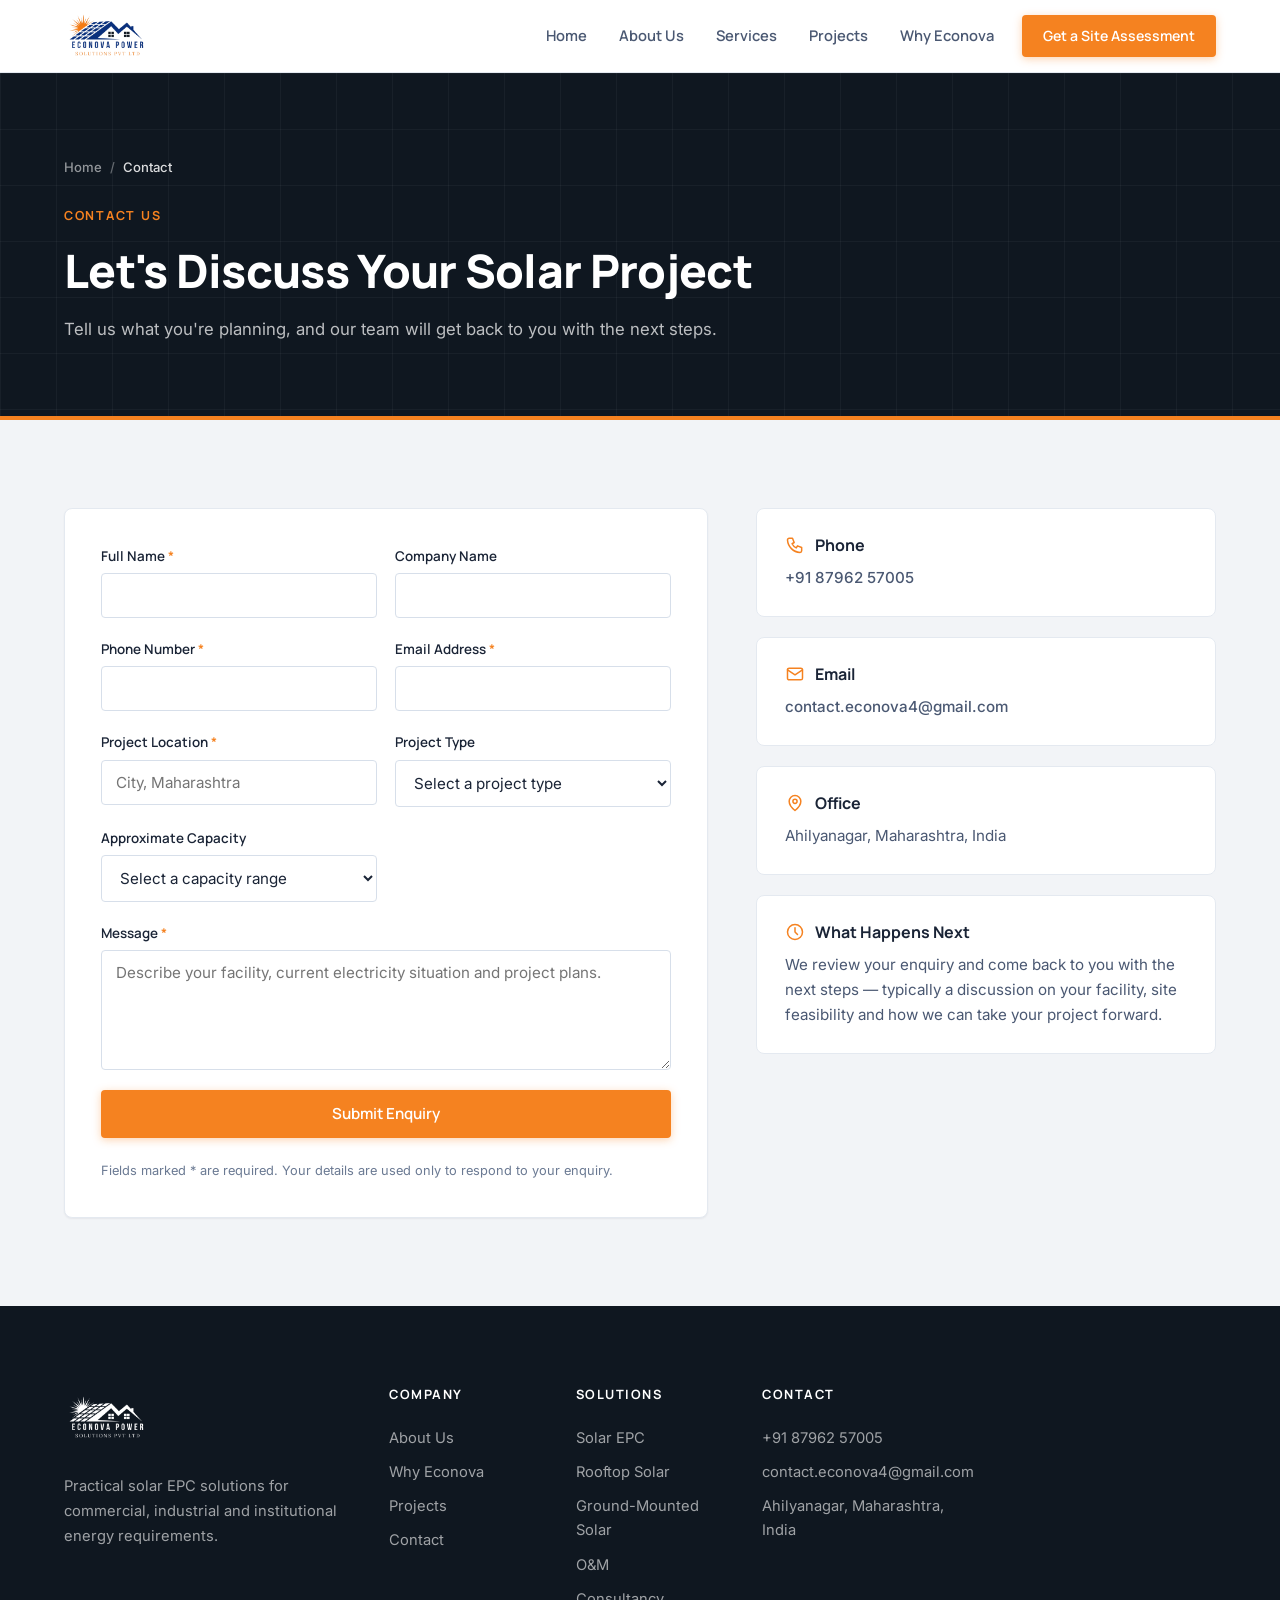
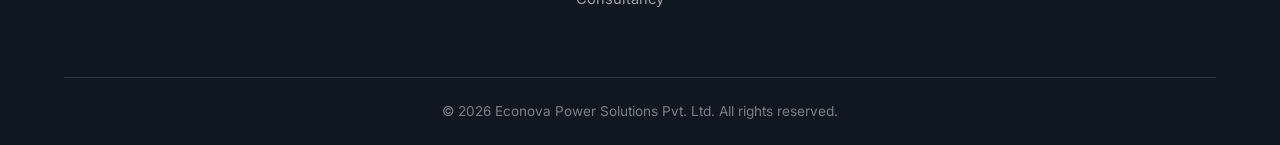
<file: contact.html>
<!DOCTYPE html>
<html lang="en">
<head>
  <meta charset="UTF-8">
  <meta name="viewport" content="width=device-width, initial-scale=1.0">
  <title>Contact Us | Econova Power Solution — Solar EPC Company, Maharashtra</title>
  <link rel="icon" href="images/favicon.ico" type="image/x-icon">
  <link rel="icon" href="images/favicon.ico" type="image/x-icon" media="(prefers-color-scheme: light)">
  <link rel="icon" href="images/favicon-bw.ico" type="image/x-icon" media="(prefers-color-scheme: dark)">
  <link rel="apple-touch-icon" href="images/logo.png">
  <meta name="description" content="Contact Econova Power Solution for a solar site assessment. Share your facility, location and energy requirements — our team will get back to you with the next steps.">
  <meta name="theme-color" content="#1F3E7A">

  <!-- Open Graph -->
  <meta property="og:type" content="website">
  <meta property="og:title" content="Contact Us | Econova Power Solution — Solar EPC Company, Maharashtra">
  <meta property="og:description" content="Request a solar site assessment. Tell us what you're planning and our team will get back to you with the next steps.">
  <meta property="og:image" content="images/hero.jpg">
  <meta property="og:locale" content="en_IN">
  <meta name="twitter:card" content="summary_large_image">

  <link rel="preconnect" href="https://fonts.googleapis.com">
  <link rel="preconnect" href="https://fonts.gstatic.com" crossorigin>
  <link href="https://fonts.googleapis.com/css2?family=Inter:wght@400;500;600&family=Manrope:wght@500;600;700;800&display=swap" rel="stylesheet">
  <link rel="stylesheet" href="css/style.css">
</head>
<body>

  <a class="skip-link" href="#main">Skip to main content</a>

  <!-- ======================= HEADER ======================= -->
  <header class="site-header" id="siteHeader">
    <div class="container header-inner">
      <a href="index.html" class="logo" aria-label="Econova Power Solutions Pvt. Ltd. – Home">
        <img src="images/logo.png" alt="Econova Power Solutions Pvt. Ltd. logo" class="logo-img" onerror="this.style.display='none';this.nextElementSibling.style.display='inline-flex';">
        <span class="logo-fallback" style="display:none">
          <span class="logo-fallback-name">Econova</span>
          <span class="logo-fallback-sub">Power Solutions Pvt. Ltd.</span>
        </span>
      </a>

      <nav class="main-nav" id="mainNav" aria-label="Main navigation">
        <ul class="nav-list">
          <li><a href="index.html" class="nav-link">Home</a></li>
          <li><a href="about.html" class="nav-link">About Us</a></li>
          <li><a href="services.html" class="nav-link">Services</a></li>
          <li><a href="projects.html" class="nav-link">Projects</a></li>
          <li><a href="why-econova.html" class="nav-link">Why Econova</a></li>
          <li class="nav-cta-wrap"><a href="contact.html" class="btn btn-primary nav-cta is-active" aria-current="page">Get a Site Assessment</a></li>
        </ul>
      </nav>

      <button class="nav-toggle" id="navToggle" aria-controls="mainNav" aria-expanded="false" aria-label="Toggle navigation menu">
        <span class="nav-toggle-bar"></span>
        <span class="nav-toggle-bar"></span>
        <span class="nav-toggle-bar"></span>
      </button>
    </div>
  </header>

  <main id="main">

    <!-- ======================= PAGE HERO ======================= -->
    <section class="page-hero" aria-labelledby="page-title">
      <div class="container">
        <nav aria-label="Breadcrumb">
          <ol class="breadcrumb">
            <li><a href="index.html">Home</a></li>
            <li><span aria-current="page">Contact</span></li>
          </ol>
        </nav>
        <p class="eyebrow">Contact Us</p>
        <h1 id="page-title" class="page-hero-title">Let's Discuss Your Solar Project</h1>
        <p class="page-hero-text">Tell us what you're planning, and our team will get back to you with the next steps.</p>
      </div>
    </section>

    <!-- ======================= CONTACT ======================= -->
    <section class="section section-alt" aria-label="Contact form and details">
      <div class="container contact-grid">

        <!-- Enquiry form (validation handled in js/script.js) -->
        <div class="contact-form reveal">
          <form id="contactForm" novalidate aria-label="Solar project enquiry form">
            <div class="form-grid" id="contactFormFields">
              <div class="form-field">
                <label class="form-label" for="f-name">Full Name <span class="required" aria-hidden="true">*</span></label>
                <input class="form-input" type="text" id="f-name" name="name" autocomplete="name" required>
                <p class="form-error" role="alert"></p>
              </div>
              <div class="form-field">
                <label class="form-label" for="f-company">Company Name</label>
                <input class="form-input" type="text" id="f-company" name="company" autocomplete="organization">
                <p class="form-error" role="alert"></p>
              </div>
              <div class="form-field">
                <label class="form-label" for="f-phone">Phone Number <span class="required" aria-hidden="true">*</span></label>
                <input class="form-input" type="tel" id="f-phone" name="phone" autocomplete="tel" required>
                <p class="form-error" role="alert"></p>
              </div>
              <div class="form-field">
                <label class="form-label" for="f-email">Email Address <span class="required" aria-hidden="true">*</span></label>
                <input class="form-input" type="email" id="f-email" name="email" autocomplete="email" required>
                <p class="form-error" role="alert"></p>
              </div>
              <div class="form-field">
                <label class="form-label" for="f-location">Project Location <span class="required" aria-hidden="true">*</span></label>
                <input class="form-input" type="text" id="f-location" name="location" placeholder="City, Maharashtra" required>
                <p class="form-error" role="alert"></p>
              </div>
              <div class="form-field">
                <label class="form-label" for="f-type">Project Type</label>
                <select class="form-select" id="f-type" name="type">
                  <option value="">Select a project type</option>
                  <option value="industrial-rooftop">Industrial Rooftop</option>
                  <option value="commercial-rooftop">Commercial Rooftop</option>
                  <option value="ground-mounted">Ground Mounted</option>
                  <option value="institutional">Institutional</option>
                  <option value="om">O&amp;M</option>
                  <option value="consultancy">Consultancy</option>
                  <option value="other">Other</option>
                </select>
                <p class="form-error" role="alert"></p>
              </div>
              <div class="form-field">
                <label class="form-label" for="f-capacity">Approximate Capacity</label>
                <select class="form-select" id="f-capacity" name="capacity">
                  <option value="">Select a capacity range</option>
                  <option value="below-10">Below 10 kW</option>
                  <option value="10-50">10 kW – 50 kW</option>
                  <option value="50-100Kw">50 kW – 100 KW</option>
                  <option value="100-500Kw">100 KW – 500 KW</option>
                  <option value="above-500Kw">Above 500KW</option>
                  <option value="not-sure">Not Sure</option>
                </select>
                <p class="form-error" role="alert"></p>
              </div>
              <div class="form-field form-field-full">
                <label class="form-label" for="f-message">Message <span class="required" aria-hidden="true">*</span></label>
                <textarea class="form-textarea" id="f-message" name="message" placeholder="Describe your facility, current electricity situation and project plans." required></textarea>
                <p class="form-error" role="alert"></p>
              </div>
              <div class="form-field form-field-full">
                <button type="submit" class="btn btn-primary">Submit Enquiry</button>
                <p class="form-note">Fields marked <span class="required">*</span> are required. Your details are used only to respond to your enquiry.</p>
              </div>
            </div>

            <!-- Success state (shown by js/script.js on valid submit) -->
            <div class="form-success" id="formSuccess" tabindex="-1">
              <span class="form-success-icon" aria-hidden="true">
                <svg viewBox="0 0 24 24" fill="none" stroke="currentColor" stroke-width="2" stroke-linecap="round" stroke-linejoin="round"><path d="M5 12l5 5L20 7"/></svg>
              </span>
              <h2>Thank you. Your enquiry has been prepared.</h2>
              <p>Your email app should now open with your enquiry addressed to contact.econova4@gmail.com. If it didn't, please email us directly at that address.</p>
            </div>
          </form>
        </div>

        <!-- Contact details -->
        <aside class="reveal">
          <div class="info-card">
            <h3>
              <svg viewBox="0 0 24 24" fill="none" stroke="currentColor" stroke-width="1.8" stroke-linecap="round" stroke-linejoin="round" aria-hidden="true"><path d="M5 4h4l2 5-2.5 1.5a11 11 0 0 0 5 5L15 13l5 2v4a2 2 0 0 1-2 2A16 16 0 0 1 3 6a2 2 0 0 1 2-2z"/></svg>
              Phone
            </h3>
            <!-- PLACEHOLDER: Add the verified company phone number. -->
            <p><a href="tel:+918796257005">+91 87962 57005</a></p>
          </div>
          <div class="info-card">
            <h3>
              <svg viewBox="0 0 24 24" fill="none" stroke="currentColor" stroke-width="1.8" stroke-linecap="round" stroke-linejoin="round" aria-hidden="true"><rect x="3" y="5" width="18" height="14" rx="2"/><path d="M3 7l9 6 9-6"/></svg>
              Email
            </h3>
            <!-- PLACEHOLDER: Add the verified company email address. -->
            <p><a href="mailto:contact.econova4@gmail.com">contact.econova4@gmail.com</a></p>
          </div>
          <div class="info-card">
            <h3>
              <svg viewBox="0 0 24 24" fill="none" stroke="currentColor" stroke-width="1.8" stroke-linecap="round" stroke-linejoin="round" aria-hidden="true"><path d="M12 21s-7-5.3-7-11a7 7 0 0 1 14 0c0 5.7-7 11-7 11z"/><circle cx="12" cy="10" r="2.5"/></svg>
              Office
            </h3>
            <!-- PLACEHOLDER: Add the verified full office address. -->
            <p>Ahilyanagar, Maharashtra, India</p>
          </div>
          <div class="info-card">
            <h3>
              <svg viewBox="0 0 24 24" fill="none" stroke="currentColor" stroke-width="1.8" stroke-linecap="round" stroke-linejoin="round" aria-hidden="true"><circle cx="12" cy="12" r="9"/><path d="M12 7v5l3 3"/></svg>
              What Happens Next
            </h3>
            <p>We review your enquiry and come back to you with the next steps — typically a discussion on your facility, site feasibility and how we can take your project forward.</p>
          </div>
        </aside>

      </div>
    </section>

  </main>

  <!-- ======================= FOOTER ======================= -->
  <footer class="site-footer">
    <div class="container">
      <div class="footer-grid">
        <div class="footer-brand">
          <a href="index.html" class="logo logo-footer" aria-label="Econova Power Solutions Pvt. Ltd. – Home">
            <img src="images/logo.png" alt="Econova Power Solutions Pvt. Ltd. logo" class="logo-img" onerror="this.style.display='none';this.nextElementSibling.style.display='inline-flex';">
            <span class="logo-fallback" style="display:none">
              <span class="logo-fallback-name">Econova</span>
              <span class="logo-fallback-sub">Power Solutions Pvt. Ltd.</span>
            </span>
          </a>
          <p class="footer-tagline">Practical solar EPC solutions for commercial, industrial and institutional energy requirements.</p>
        </div>
        <nav class="footer-col" aria-label="Company links">
          <h3 class="footer-heading">Company</h3>
          <ul class="footer-links">
            <li><a href="about.html">About Us</a></li>
            <li><a href="why-econova.html">Why Econova</a></li>
            <li><a href="projects.html">Projects</a></li>
            <li><a href="contact.html">Contact</a></li>
          </ul>
        </nav>
        <nav class="footer-col" aria-label="Solutions links">
          <h3 class="footer-heading">Solutions</h3>
          <ul class="footer-links">
            <li><a href="services.html#solar-epc">Solar EPC</a></li>
            <li><a href="services.html#industrial-rooftop">Rooftop Solar</a></li>
            <li><a href="services.html#ground-mounted">Ground-Mounted Solar</a></li>
            <li><a href="services.html#solar-om">O&amp;M</a></li>
            <li><a href="services.html#solar-consultancy">Consultancy</a></li>
          </ul>
        </nav>
        </nav>
        <div class="footer-col footer-contact">
          <h3 class="footer-heading">Contact</h3>
          <ul class="footer-links">
            <li><a href="tel:+918796257005">+91 87962 57005</a></li>
            <li><a href="mailto:contact.econova4@gmail.com">contact.econova4@gmail.com</a></li>
            <li>Ahilyanagar, Maharashtra, India</li>
          </ul>
        </div>
      </div>
      <div class="footer-bottom">
        <p>© 2026 Econova Power Solutions Pvt. Ltd. All rights reserved.</p>
      </div>
    </div>
  </footer>

  <script src="js/script.js"></script>
</body>
</html>
</file>
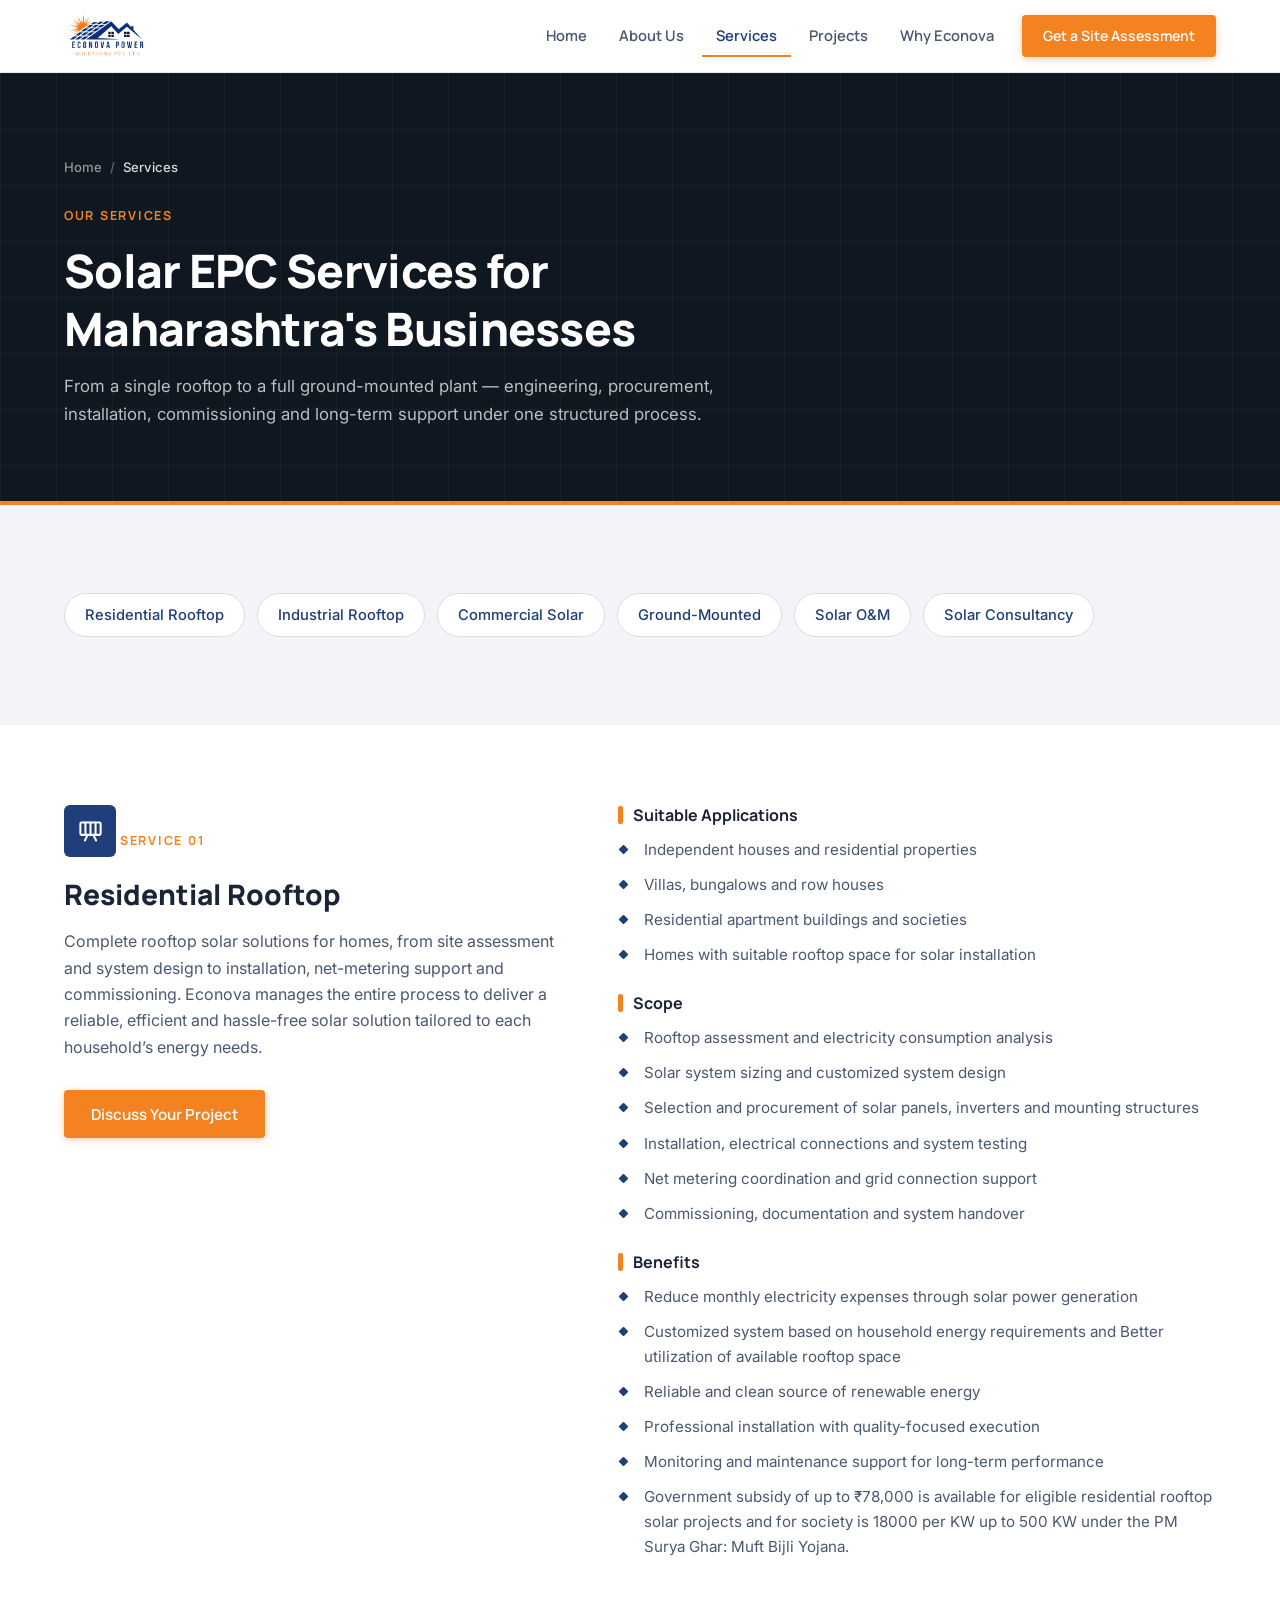
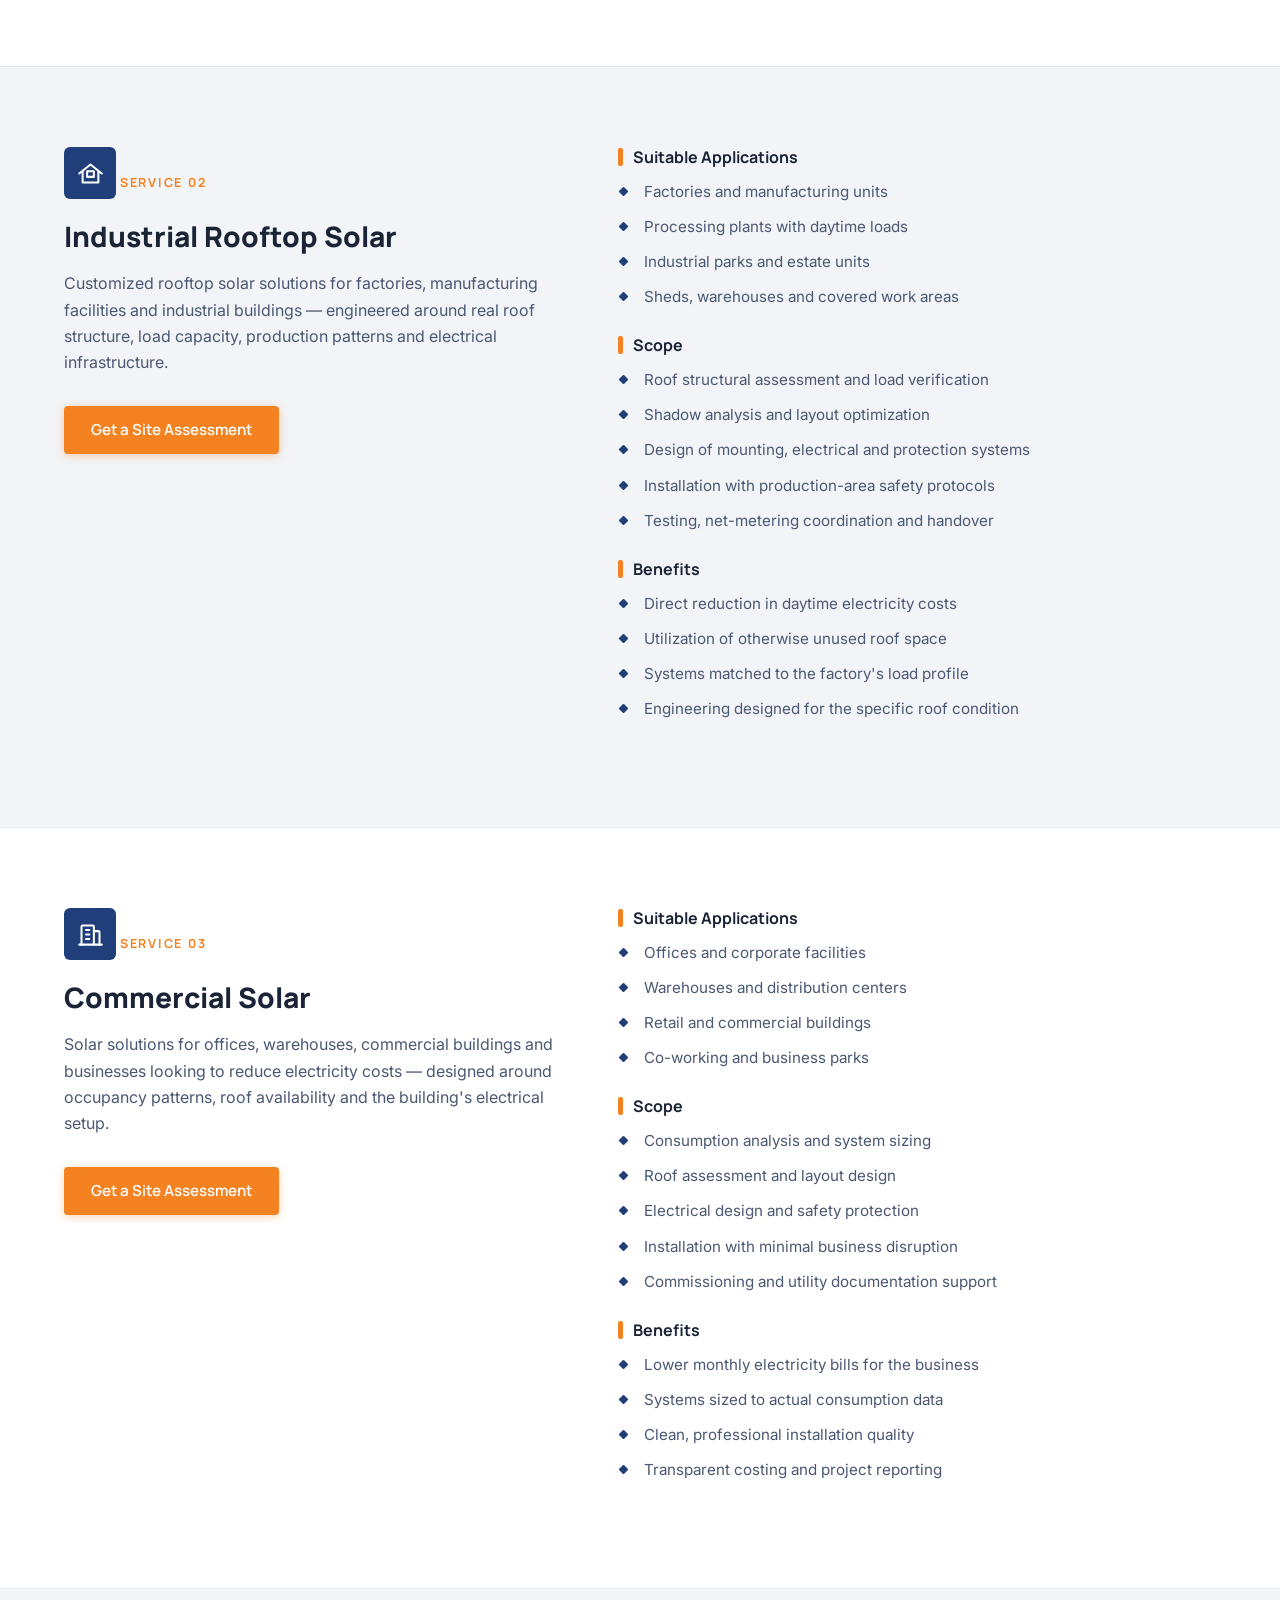
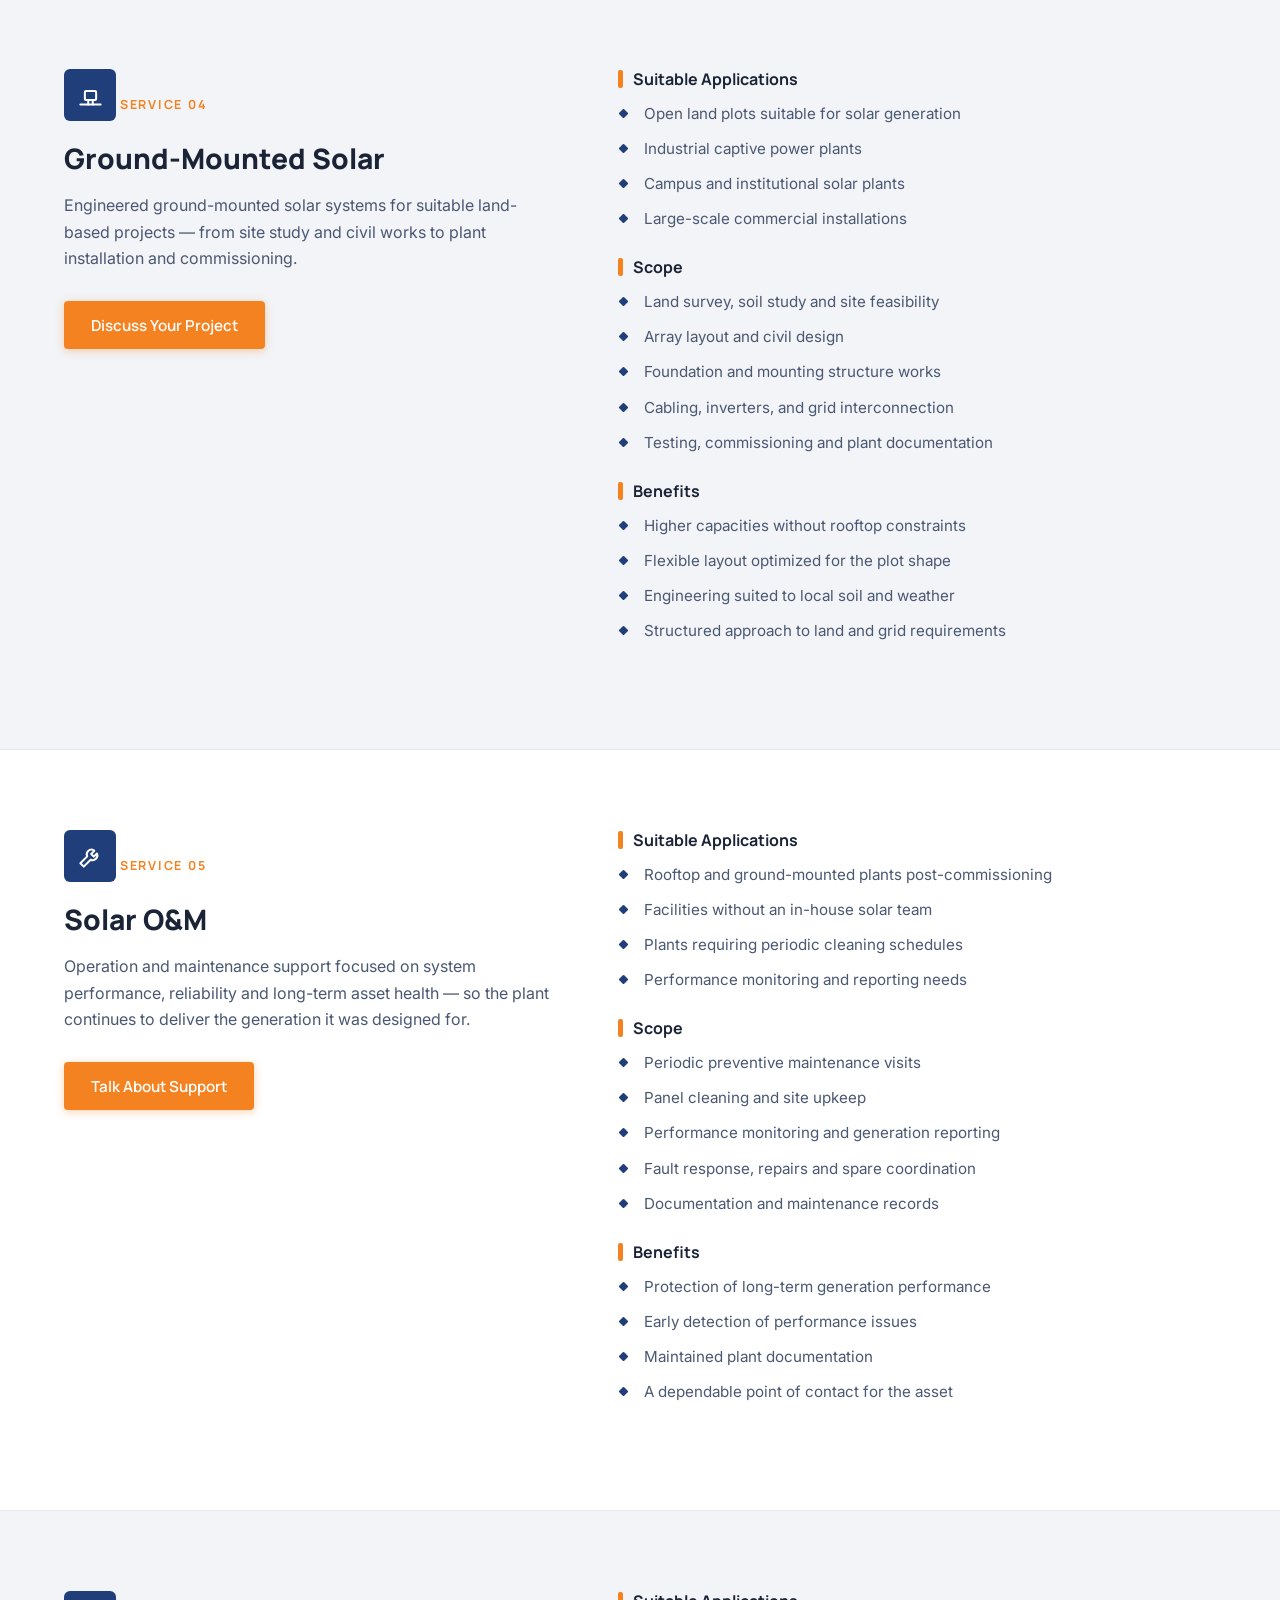
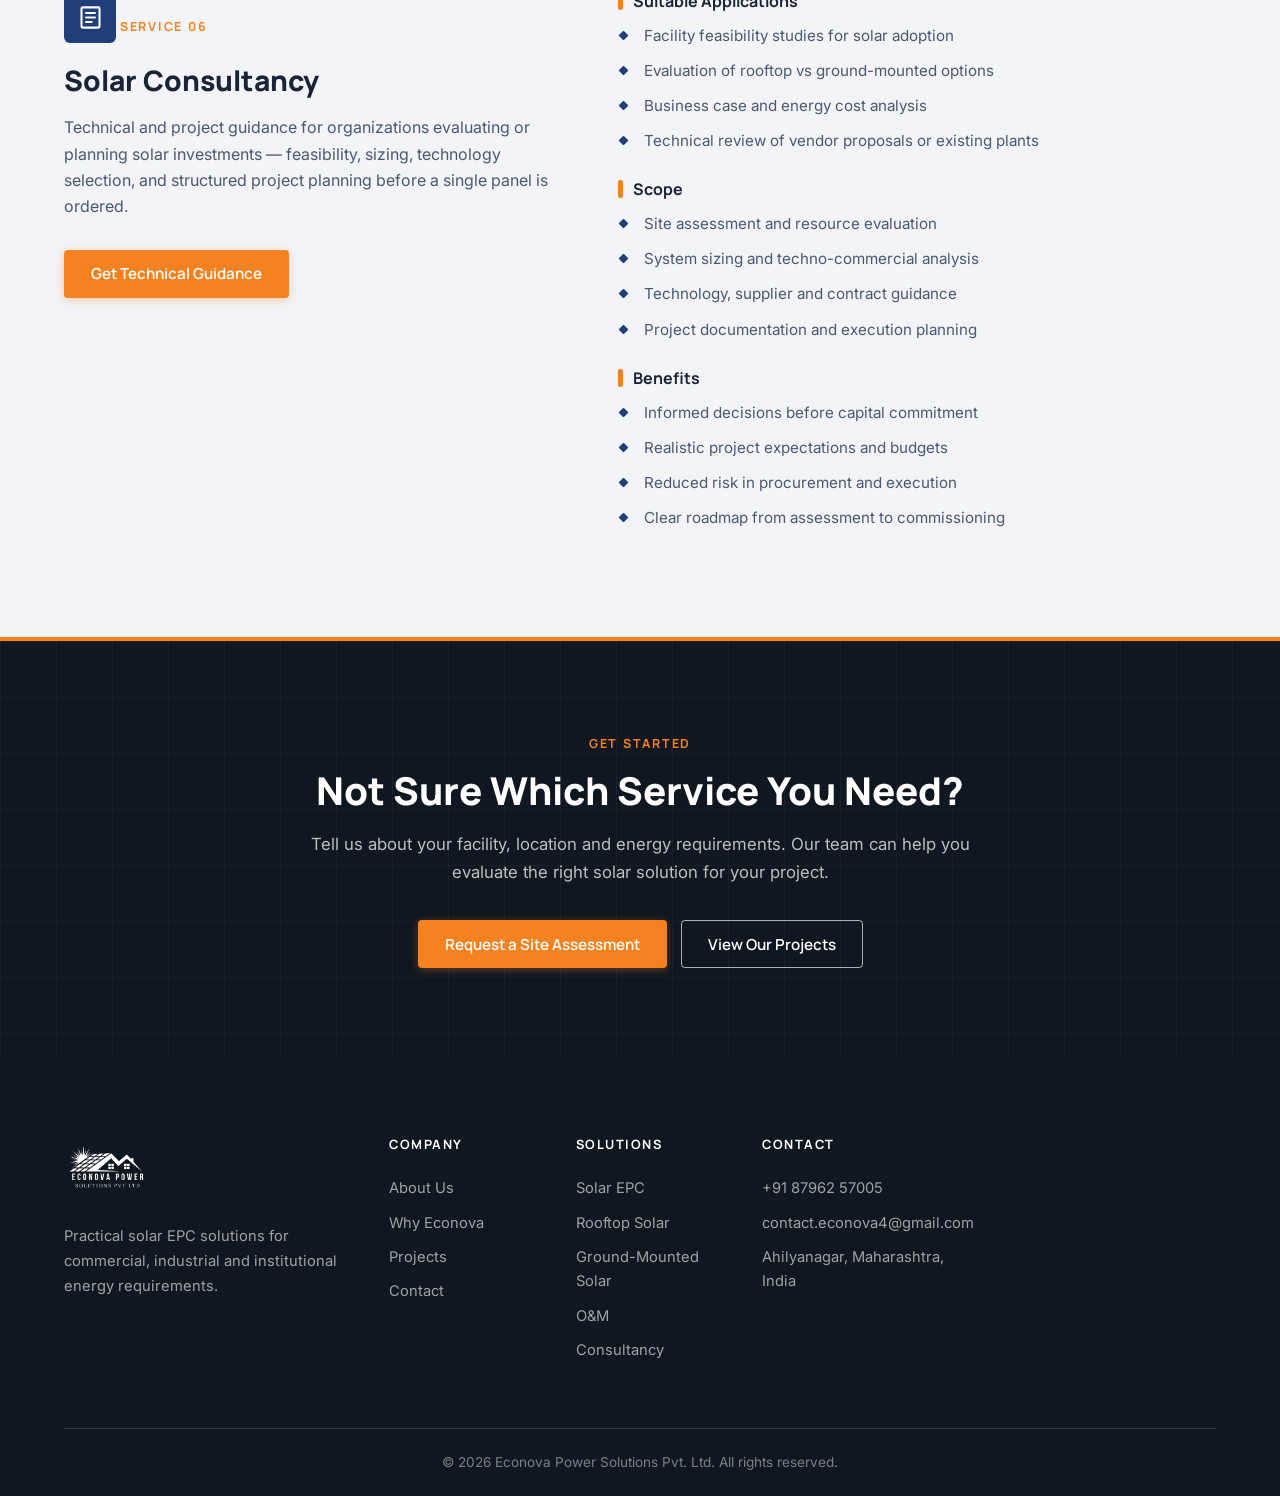
<file: services.html>
<!DOCTYPE html>
<html lang="en">
<head>
  <meta charset="UTF-8">
  <meta name="viewport" content="width=device-width, initial-scale=1.0">
  <title>Solar EPC Services | Econova Power Solution — Maharashtra</title>
  <link rel="icon" href="images/favicon.ico" type="image/x-icon">
  <link rel="icon" href="images/favicon.ico" type="image/x-icon" media="(prefers-color-scheme: light)">
  <link rel="icon" href="images/favicon-bw.ico" type="image/x-icon" media="(prefers-color-scheme: dark)">
  <link rel="apple-touch-icon" href="images/logo.png">
  <meta name="description" content="Solar EPC, industrial rooftop solar, commercial solar, ground-mounted solar, solar O&M and solar consultancy services by Econova Power Solution in Maharashtra.">
  <meta name="theme-color" content="#1F3E7A">

  <!-- Open Graph -->
  <meta property="og:type" content="website">
  <meta property="og:title" content="Solar EPC Services | Econova Power Solution — Maharashtra">
  <meta property="og:description" content="Engineering, procurement, installation and commissioning for rooftop, ground-mounted and commercial solar projects, plus O&M and consultancy.">
  <meta property="og:image" content="images/hero.jpg">
  <meta property="og:locale" content="en_IN">
  <meta name="twitter:card" content="summary_large_image">

  <link rel="preconnect" href="https://fonts.googleapis.com">
  <link rel="preconnect" href="https://fonts.gstatic.com" crossorigin>
  <link href="https://fonts.googleapis.com/css2?family=Inter:wght@400;500;600&family=Manrope:wght@500;600;700;800&display=swap" rel="stylesheet">
  <link rel="stylesheet" href="css/style.css">
</head>
<body>

  <a class="skip-link" href="#main">Skip to main content</a>

  <!-- ======================= HEADER ======================= -->
  <header class="site-header" id="siteHeader">
    <div class="container header-inner">
      <a href="index.html" class="logo" aria-label="Econova Power Solutions Pvt. Ltd. – Home">
        <img src="images/logo.png" alt="Econova Power Solutions Pvt. Ltd. logo" class="logo-img" onerror="this.style.display='none';this.nextElementSibling.style.display='inline-flex';">
        <span class="logo-fallback" style="display:none">
          <span class="logo-fallback-name">Econova</span>
          <span class="logo-fallback-sub">Power Solutions Pvt. Ltd.</span>
        </span>
      </a>

      <nav class="main-nav" id="mainNav" aria-label="Main navigation">
        <ul class="nav-list">
          <li><a href="index.html" class="nav-link">Home</a></li>
          <li><a href="about.html" class="nav-link">About Us</a></li>
          <li><a href="services.html" class="nav-link is-active" aria-current="page">Services</a></li>
          <li><a href="projects.html" class="nav-link">Projects</a></li>
          <li><a href="why-econova.html" class="nav-link">Why Econova</a></li>
          <li class="nav-cta-wrap"><a href="contact.html" class="btn btn-primary nav-cta">Get a Site Assessment</a></li>
        </ul>
      </nav>

      <button class="nav-toggle" id="navToggle" aria-controls="mainNav" aria-expanded="false" aria-label="Toggle navigation menu">
        <span class="nav-toggle-bar"></span>
        <span class="nav-toggle-bar"></span>
        <span class="nav-toggle-bar"></span>
      </button>
    </div>
  </header>

  <main id="main">

    <!-- ======================= PAGE HERO ======================= -->
    <section class="page-hero" aria-labelledby="page-title">
      <div class="container">
        <nav aria-label="Breadcrumb">
          <ol class="breadcrumb">
            <li><a href="index.html">Home</a></li>
            <li><span aria-current="page">Services</span></li>
          </ol>
        </nav>
        <p class="eyebrow">Our Services</p>
        <h1 id="page-title" class="page-hero-title">Solar EPC Services for Maharashtra's Businesses</h1>
        <p class="page-hero-text">From a single rooftop to a full ground-mounted plant — engineering, procurement, installation, commissioning and long-term support under one structured process.</p>
      </div>
    </section>

    <!-- ======================= JUMP LINKS ======================= -->
    <section class="section section-alt" aria-label="Service quick links">
      <div class="container">
        <nav aria-label="Jump to a service">
          <ul class="location-chips">
            <li><a href="#Residential Rooftop">Residential Rooftop </a></li>
            <li><a href="#industrial-rooftop">Industrial Rooftop</a></li>
            <li><a href="#commercial-solar">Commercial Solar</a></li>
            <li><a href="#ground-mounted">Ground-Mounted</a></li>
            <li><a href="#solar-om">Solar O&amp;M</a></li>
            <li><a href="#solar-consultancy">Solar Consultancy</a></li>
          </ul>
        </nav>
      </div>
    </section>

    <!-- ======================= SERVICE: SOLAR EPC ======================= -->
    <section class="service-detail" id="solar-epc" aria-labelledby="epc-title">
      <div class="container service-detail-grid">
        <div class="reveal">
          <span class="service-detail-icon" aria-hidden="true">
            <svg viewBox="0 0 24 24" fill="none" stroke="currentColor" stroke-width="1.8" stroke-linecap="round" stroke-linejoin="round"><rect x="3" y="4" width="18" height="11" rx="1"/><path d="M12 4v11M7.5 4v11M16.5 4v11"/><path d="M9.5 15l-2.5 5M14.5 15l2.5 5"/></svg>
          </span>
          <p class="eyebrow">Service 01</p>
          <h2 id="epc-title" class="service-detail-title">Residential Rooftop</h2>
          <p class="service-detail-overview">Complete rooftop solar solutions for homes, from site assessment and system design to installation, net-metering support and commissioning. Econova manages the entire process to deliver a reliable, efficient and hassle-free solar solution tailored to each household’s energy needs.</p>
          <div class="service-detail-cta">
            <a href="contact.html" class="btn btn-primary">Discuss Your Project</a>
          </div>
        </div>
        <div class="reveal">
          <div class="detail-block">
            <h3>Suitable Applications</h3>
            <ul class="detail-list">
              <li>Independent houses and residential properties</li>
              <li>Villas, bungalows and row houses</li>
              <li>Residential apartment buildings and societies</li>
              <li>Homes with suitable rooftop space for solar installation</li>
            </ul>
          </div>
          <div class="detail-block">
            <h3>Scope</h3>
            <ul class="detail-list">
              <li>Rooftop assessment and electricity consumption analysis</li>
              <li>Solar system sizing and customized system design</li>
              <li>Selection and procurement of solar panels, inverters and mounting structures</li>
              <li>Installation, electrical connections and system testing</li>
              <li>Net metering coordination and grid connection support</li>
              <li>Commissioning, documentation and system handover</li>
            </ul>
          </div>
          <div class="detail-block">
            <h3>Benefits</h3>
            <ul class="detail-list">
              <li>Reduce monthly electricity expenses through solar power generation</li>
              <li>Customized system based on household energy requirements and Better utilization of available rooftop space</li>
              <li>Reliable and clean source of renewable energy</li>
              <li>Professional installation with quality-focused execution</li>
              <li>Monitoring and maintenance support for long-term performance</li>
              <li>Government subsidy of up to ₹78,000 is available for eligible residential rooftop solar projects and for society is 18000 per KW up to 500 KW under the PM Surya Ghar: Muft Bijli Yojana.</li>
            </ul>
          </div>
        </div>
      </div>
    </section>

    <!-- ======================= SERVICE: INDUSTRIAL ROOFTOP ======================= -->
    <section class="service-detail service-detail-alt" id="industrial-rooftop" aria-labelledby="industrial-title">
      <div class="container service-detail-grid">
        <div class="reveal">
          <span class="service-detail-icon" aria-hidden="true">
            <svg viewBox="0 0 24 24" fill="none" stroke="currentColor" stroke-width="1.8" stroke-linecap="round" stroke-linejoin="round"><path d="M2 12L12 4l10 8"/><path d="M5 10v10h14V10"/><rect x="9" y="10" width="6" height="5"/></svg>
          </span>
          <p class="eyebrow">Service 02</p>
          <h2 id="industrial-title" class="service-detail-title">Industrial Rooftop Solar</h2>
          <p class="service-detail-overview">Customized rooftop solar solutions for factories, manufacturing facilities and industrial buildings — engineered around real roof structure, load capacity, production patterns and electrical infrastructure.</p>
          <div class="service-detail-cta">
            <a href="contact.html" class="btn btn-primary">Get a Site Assessment</a>
          </div>
        </div>
        <div class="reveal">
          <div class="detail-block">
            <h3>Suitable Applications</h3>
            <ul class="detail-list">
              <li>Factories and manufacturing units</li>
              <li>Processing plants with daytime loads</li>
              <li>Industrial parks and estate units</li>
              <li>Sheds, warehouses and covered work areas</li>
            </ul>
          </div>
          <div class="detail-block">
            <h3>Scope</h3>
            <ul class="detail-list">
              <li>Roof structural assessment and load verification</li>
              <li>Shadow analysis and layout optimization</li>
              <li>Design of mounting, electrical and protection systems</li>
              <li>Installation with production-area safety protocols</li>
              <li>Testing, net-metering coordination and handover</li>
            </ul>
          </div>
          <div class="detail-block">
            <h3>Benefits</h3>
            <ul class="detail-list">
              <li>Direct reduction in daytime electricity costs</li>
              <li>Utilization of otherwise unused roof space</li>
              <li>Systems matched to the factory's load profile</li>
              <li>Engineering designed for the specific roof condition</li>
            </ul>
          </div>
        </div>
      </div>
    </section>

    <!-- ======================= SERVICE: COMMERCIAL SOLAR ======================= -->
    <section class="service-detail" id="commercial-solar" aria-labelledby="commercial-title">
      <div class="container service-detail-grid">
        <div class="reveal">
          <span class="service-detail-icon" aria-hidden="true">
            <svg viewBox="0 0 24 24" fill="none" stroke="currentColor" stroke-width="1.8" stroke-linecap="round" stroke-linejoin="round"><path d="M4 21V5a1 1 0 0 1 1-1h9a1 1 0 0 1 1 1v16"/><path d="M15 9h4a1 1 0 0 1 1 1v11"/><path d="M8 8h3M8 12h3M8 16h3"/><path d="M2 21h20"/></svg>
          </span>
          <p class="eyebrow">Service 03</p>
          <h2 id="commercial-title" class="service-detail-title">Commercial Solar</h2>
          <p class="service-detail-overview">Solar solutions for offices, warehouses, commercial buildings and businesses looking to reduce electricity costs — designed around occupancy patterns, roof availability and the building's electrical setup.</p>
          <div class="service-detail-cta">
            <a href="contact.html" class="btn btn-primary">Get a Site Assessment</a>
          </div>
        </div>
        <div class="reveal">
          <div class="detail-block">
            <h3>Suitable Applications</h3>
            <ul class="detail-list">
              <li>Offices and corporate facilities</li>
              <li>Warehouses and distribution centers</li>
              <li>Retail and commercial buildings</li>
              <li>Co-working and business parks</li>
            </ul>
          </div>
          <div class="detail-block">
            <h3>Scope</h3>
            <ul class="detail-list">
              <li>Consumption analysis and system sizing</li>
              <li>Roof assessment and layout design</li>
              <li>Electrical design and safety protection</li>
              <li>Installation with minimal business disruption</li>
              <li>Commissioning and utility documentation support</li>
            </ul>
          </div>
          <div class="detail-block">
            <h3>Benefits</h3>
            <ul class="detail-list">
              <li>Lower monthly electricity bills for the business</li>
              <li>Systems sized to actual consumption data</li>
              <li>Clean, professional installation quality</li>
              <li>Transparent costing and project reporting</li>
            </ul>
          </div>
        </div>
      </div>
    </section>

    <!-- ======================= SERVICE: GROUND-MOUNTED ======================= -->
    <section class="service-detail service-detail-alt" id="ground-mounted" aria-labelledby="ground-title">
      <div class="container service-detail-grid">
        <div class="reveal">
          <span class="service-detail-icon" aria-hidden="true">
            <svg viewBox="0 0 24 24" fill="none" stroke="currentColor" stroke-width="1.8" stroke-linecap="round" stroke-linejoin="round"><path d="M3 20h18"/><rect x="7" y="8" width="10" height="8" rx="1"/><path d="M10 16v4M14 16v4"/></svg>
          </span>
          <p class="eyebrow">Service 04</p>
          <h2 id="ground-title" class="service-detail-title">Ground-Mounted Solar</h2>
          <p class="service-detail-overview">Engineered ground-mounted solar systems for suitable land-based projects — from site study and civil works to plant installation and commissioning.</p>
          <div class="service-detail-cta">
            <a href="contact.html" class="btn btn-primary">Discuss Your Project</a>
          </div>
        </div>
        <div class="reveal">
          <div class="detail-block">
            <h3>Suitable Applications</h3>
            <ul class="detail-list">
              <li>Open land plots suitable for solar generation</li>
              <li>Industrial captive power plants</li>
              <li>Campus and institutional solar plants</li>
              <li>Large-scale commercial installations</li>
            </ul>
          </div>
          <div class="detail-block">
            <h3>Scope</h3>
            <ul class="detail-list">
              <li>Land survey, soil study and site feasibility</li>
              <li>Array layout and civil design</li>
              <li>Foundation and mounting structure works</li>
              <li>Cabling, inverters, and grid interconnection</li>
              <li>Testing, commissioning and plant documentation</li>
            </ul>
          </div>
          <div class="detail-block">
            <h3>Benefits</h3>
            <ul class="detail-list">
              <li>Higher capacities without rooftop constraints</li>
              <li>Flexible layout optimized for the plot shape</li>
              <li>Engineering suited to local soil and weather</li>
              <li>Structured approach to land and grid requirements</li>
            </ul>
          </div>
        </div>
      </div>
    </section>

    <!-- ======================= SERVICE: SOLAR O&M ======================= -->
    <section class="service-detail" id="solar-om" aria-labelledby="om-title">
      <div class="container service-detail-grid">
        <div class="reveal">
          <span class="service-detail-icon" aria-hidden="true">
            <svg viewBox="0 0 24 24" fill="none" stroke="currentColor" stroke-width="1.8" stroke-linecap="round" stroke-linejoin="round"><path d="M14.7 6.3a4.2 4.2 0 0 0-5.6 5.6L3 18l3 3 6.1-6.1a4.2 4.2 0 0 0 5.6-5.6l-2.8 2.8-2.3-2.3 2.8-2.8z"/></svg>
          </span>
          <p class="eyebrow">Service 05</p>
          <h2 id="om-title" class="service-detail-title">Solar O&amp;M</h2>
          <p class="service-detail-overview">Operation and maintenance support focused on system performance, reliability and long-term asset health — so the plant continues to deliver the generation it was designed for.</p>
          <div class="service-detail-cta">
            <a href="contact.html" class="btn btn-primary">Talk About Support</a>
          </div>
        </div>
        <div class="reveal">
          <div class="detail-block">
            <h3>Suitable Applications</h3>
            <ul class="detail-list">
              <li>Rooftop and ground-mounted plants post-commissioning</li>
              <li>Facilities without an in-house solar team</li>
              <li>Plants requiring periodic cleaning schedules</li>
              <li>Performance monitoring and reporting needs</li>
            </ul>
          </div>
          <div class="detail-block">
            <h3>Scope</h3>
            <ul class="detail-list">
              <li>Periodic preventive maintenance visits</li>
              <li>Panel cleaning and site upkeep</li>
              <li>Performance monitoring and generation reporting</li>
              <li>Fault response, repairs and spare coordination</li>
              <li>Documentation and maintenance records</li>
            </ul>
          </div>
          <div class="detail-block">
            <h3>Benefits</h3>
            <ul class="detail-list">
              <li>Protection of long-term generation performance</li>
              <li>Early detection of performance issues</li>
              <li>Maintained plant documentation</li>
              <li>A dependable point of contact for the asset</li>
            </ul>
          </div>
        </div>
      </div>
    </section>

    <!-- ======================= SERVICE: SOLAR CONSULTANCY ======================= -->
    <section class="service-detail service-detail-alt" id="solar-consultancy" aria-labelledby="consultancy-title">
      <div class="container service-detail-grid">
        <div class="reveal">
          <span class="service-detail-icon" aria-hidden="true">
            <svg viewBox="0 0 24 24" fill="none" stroke="currentColor" stroke-width="1.8" stroke-linecap="round" stroke-linejoin="round"><rect x="4" y="3" width="16" height="18" rx="1"/><path d="M8 8h8M8 12h8M8 16h5"/></svg>
          </span>
          <p class="eyebrow">Service 06</p>
          <h2 id="consultancy-title" class="service-detail-title">Solar Consultancy</h2>
          <p class="service-detail-overview">Technical and project guidance for organizations evaluating or planning solar investments — feasibility, sizing, technology selection, and structured project planning before a single panel is ordered.</p>
          <div class="service-detail-cta">
            <a href="contact.html" class="btn btn-primary">Get Technical Guidance</a>
          </div>
        </div>
        <div class="reveal">
          <div class="detail-block">
            <h3>Suitable Applications</h3>
            <ul class="detail-list">
              <li>Facility feasibility studies for solar adoption</li>
              <li>Evaluation of rooftop vs ground-mounted options</li>
              <li>Business case and energy cost analysis</li>
              <li>Technical review of vendor proposals or existing plants</li>
            </ul>
          </div>
          <div class="detail-block">
            <h3>Scope</h3>
            <ul class="detail-list">
              <li>Site assessment and resource evaluation</li>
              <li>System sizing and techno-commercial analysis</li>
              <li>Technology, supplier and contract guidance</li>
              <li>Project documentation and execution planning</li>
            </ul>
          </div>
          <div class="detail-block">
            <h3>Benefits</h3>
            <ul class="detail-list">
              <li>Informed decisions before capital commitment</li>
              <li>Realistic project expectations and budgets</li>
              <li>Reduced risk in procurement and execution</li>
              <li>Clear roadmap from assessment to commissioning</li>
            </ul>
          </div>
        </div>
      </div>
    </section>

    <!-- ======================= FINAL CTA ======================= -->
    <section class="cta-band" aria-labelledby="cta-heading">
      <div class="container cta-inner">
        <p class="eyebrow">Get Started</p>
        <h2 id="cta-heading" class="cta-title">Not Sure Which Service You Need?</h2>
        <p class="cta-text">Tell us about your facility, location and energy requirements. Our team can help you evaluate the right solar solution for your project.</p>
        <div class="cta-actions">
          <a href="contact.html" class="btn btn-primary">Request a Site Assessment</a>
          <a href="projects.html" class="btn btn-outline-light">View Our Projects</a>
        </div>
      </div>
    </section>

  </main>

  <!-- ======================= FOOTER ======================= -->
  <footer class="site-footer">
    <div class="container">
      <div class="footer-grid">
        <div class="footer-brand">
          <a href="index.html" class="logo logo-footer" aria-label="Econova Power Solutions Pvt. Ltd. – Home">
            <img src="images/logo.png" alt="Econova Power Solutions Pvt. Ltd. logo" class="logo-img" onerror="this.style.display='none';this.nextElementSibling.style.display='inline-flex';">
            <span class="logo-fallback" style="display:none">
              <span class="logo-fallback-name">Econova</span>
              <span class="logo-fallback-sub">Power Solutions Pvt. Ltd.</span>
            </span>
          </a>
          <p class="footer-tagline">Practical solar EPC solutions for commercial, industrial and institutional energy requirements.</p>
        </div>
        <nav class="footer-col" aria-label="Company links">
          <h3 class="footer-heading">Company</h3>
          <ul class="footer-links">
            <li><a href="about.html">About Us</a></li>
            <li><a href="why-econova.html">Why Econova</a></li>
            <li><a href="projects.html">Projects</a></li>
            <li><a href="contact.html">Contact</a></li>
          </ul>
        </nav>
        <nav class="footer-col" aria-label="Solutions links">
          <h3 class="footer-heading">Solutions</h3>
          <ul class="footer-links">
            <li><a href="services.html#solar-epc">Solar EPC</a></li>
            <li><a href="services.html#industrial-rooftop">Rooftop Solar</a></li>
            <li><a href="services.html#ground-mounted">Ground-Mounted Solar</a></li>
            <li><a href="services.html#solar-om">O&amp;M</a></li>
            <li><a href="services.html#solar-consultancy">Consultancy</a></li>
          </ul>
        </nav>
        
        </nav>
        <div class="footer-col footer-contact">
          <h3 class="footer-heading">Contact</h3>
          <ul class="footer-links">
            <li><a href="tel:+918796257005">+91 87962 57005</a></li>
            <li><a href="mailto:contact.econova4@gmail.com">contact.econova4@gmail.com</a></li>
            <li>Ahilyanagar, Maharashtra, India</li>
          </ul>
        </div>
      </div>
      <div class="footer-bottom">
        <p>© 2026 Econova Power Solutions Pvt. Ltd. All rights reserved.</p>
      </div>
    </div>
  </footer>

  <script src="js/script.js"></script>
</body>
</html>
</file>
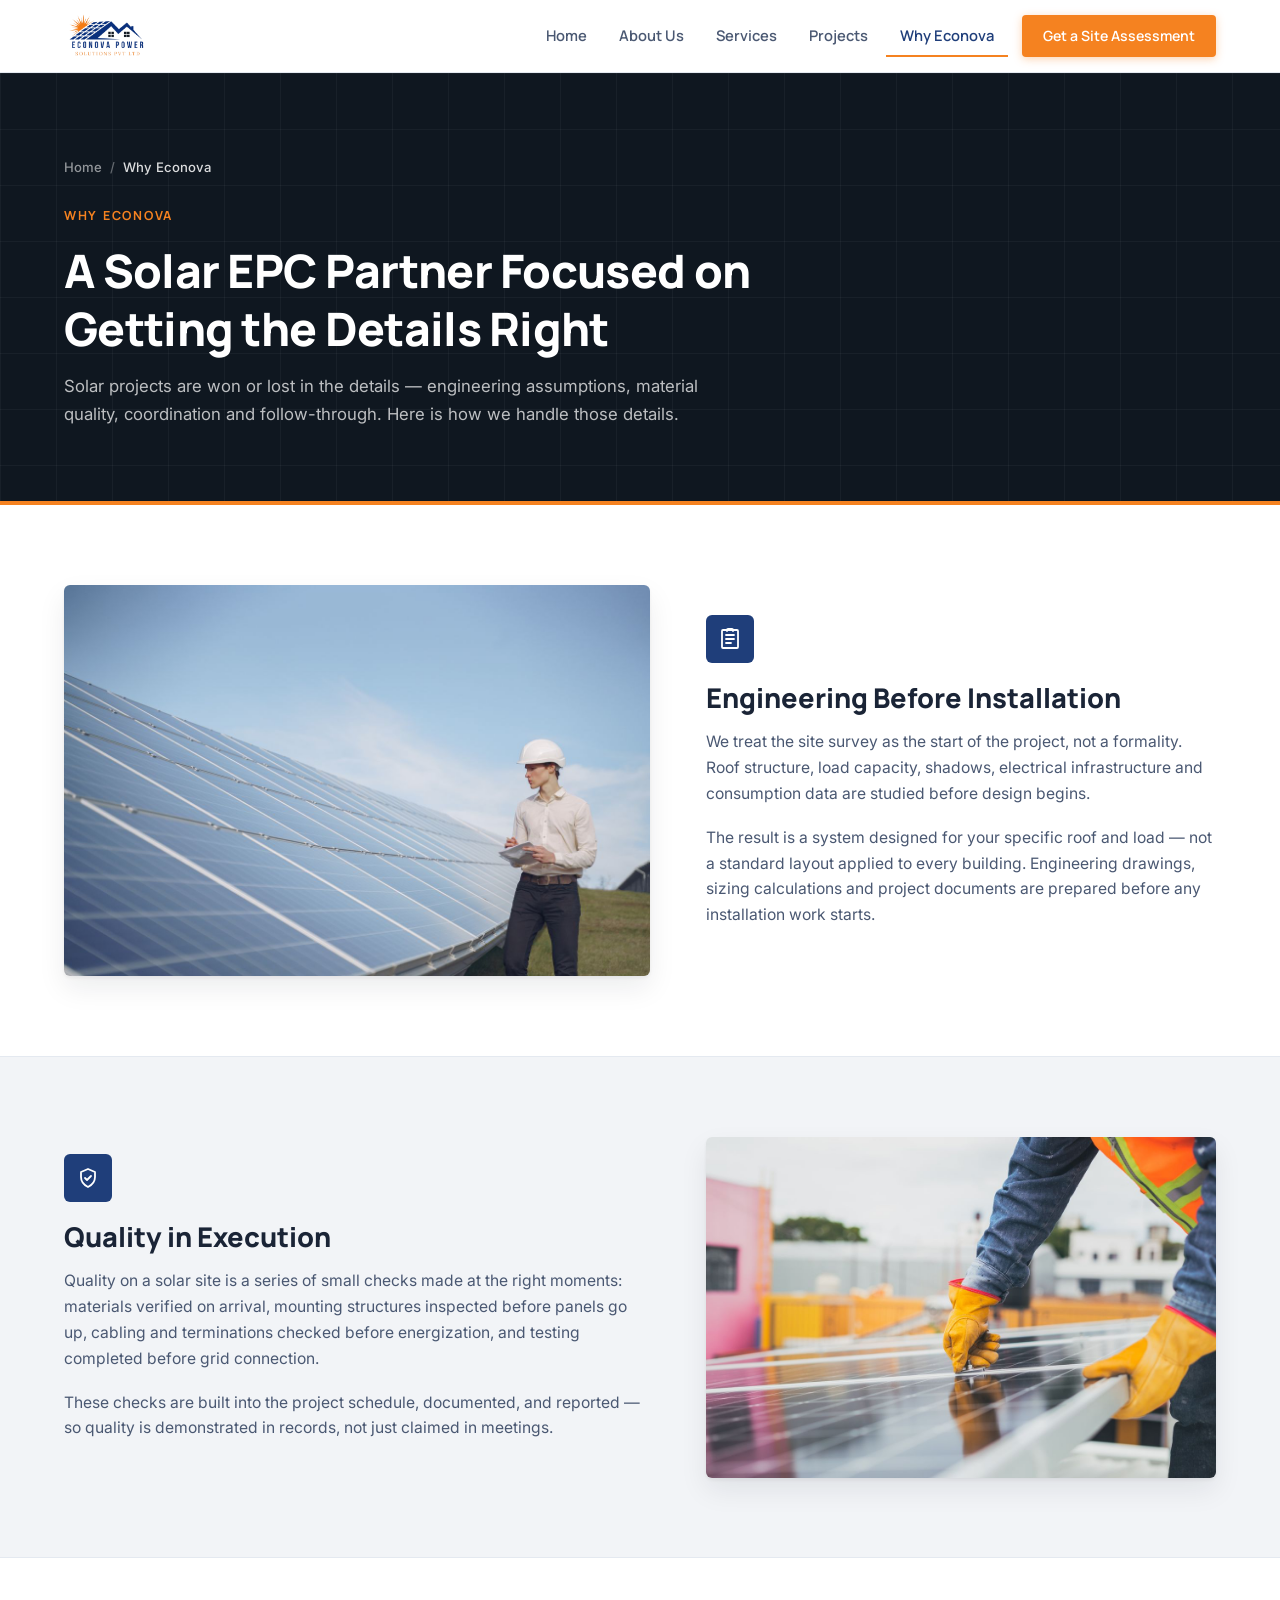
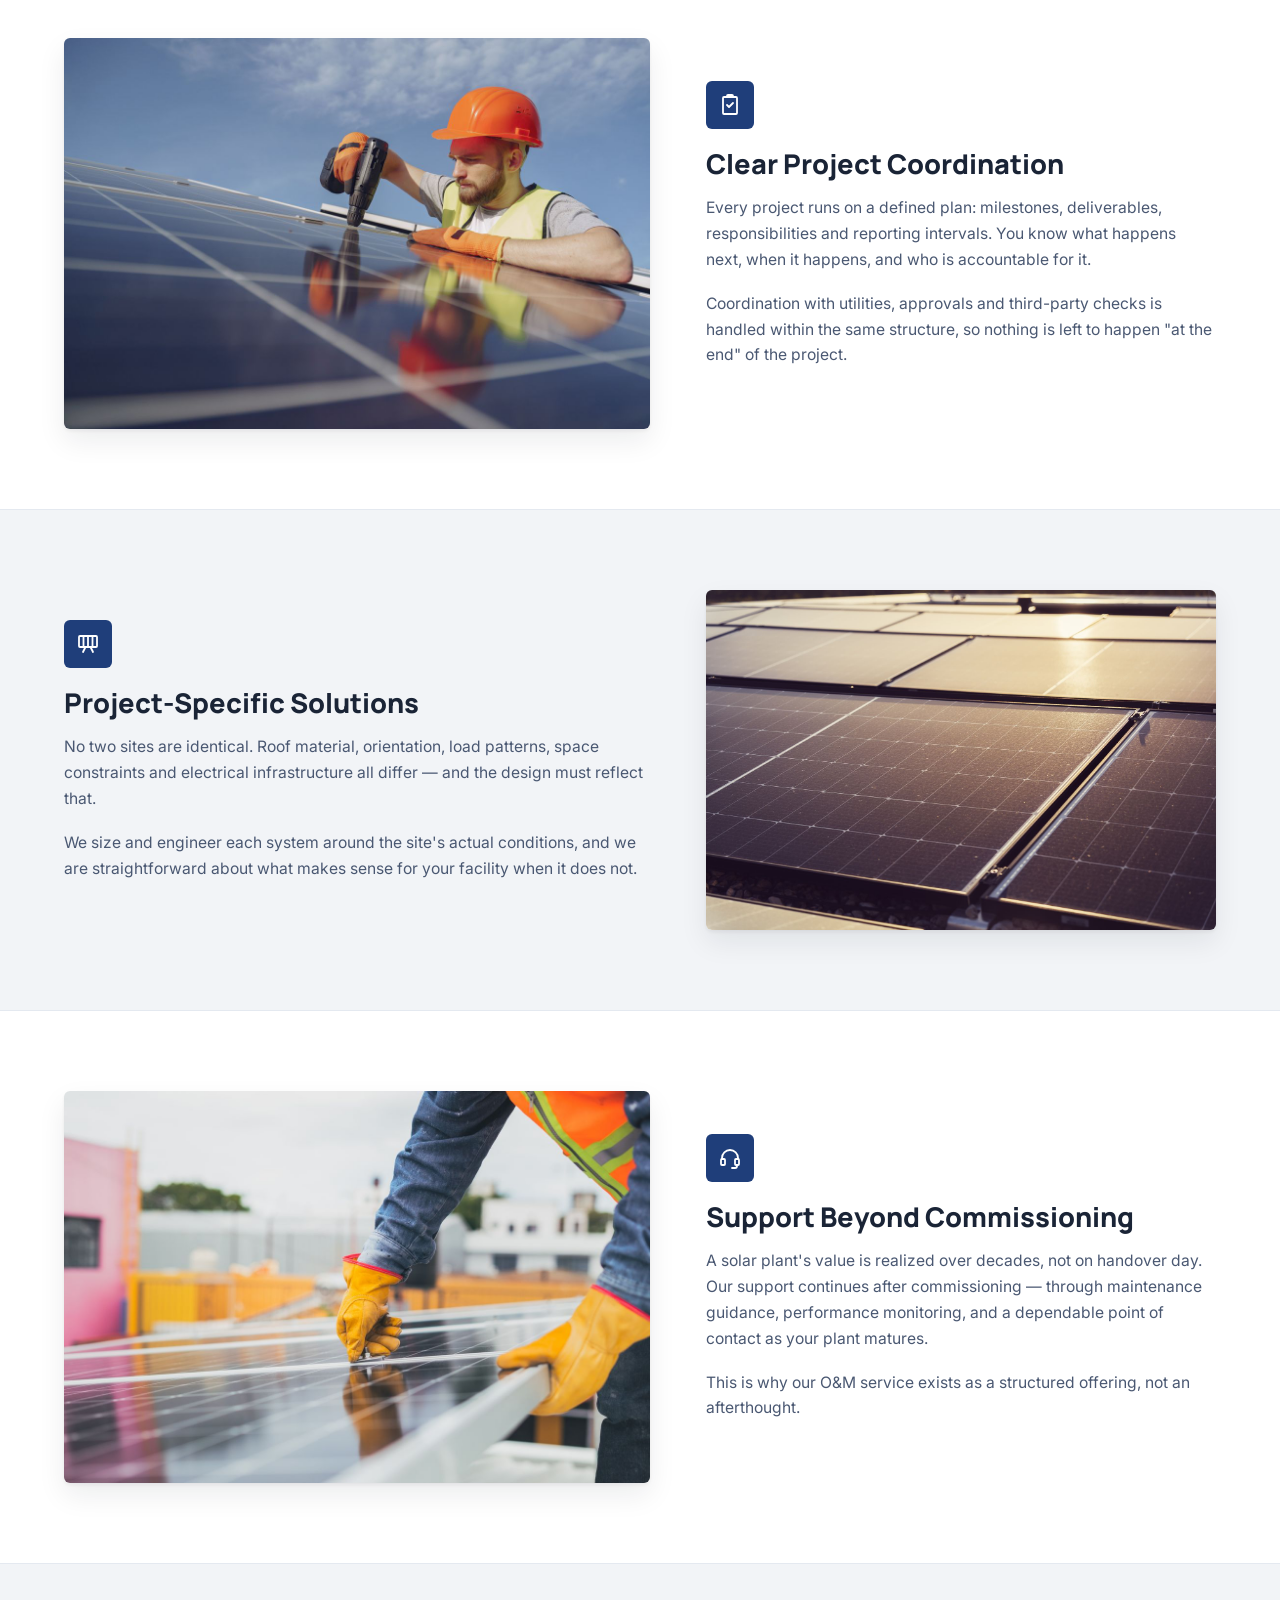
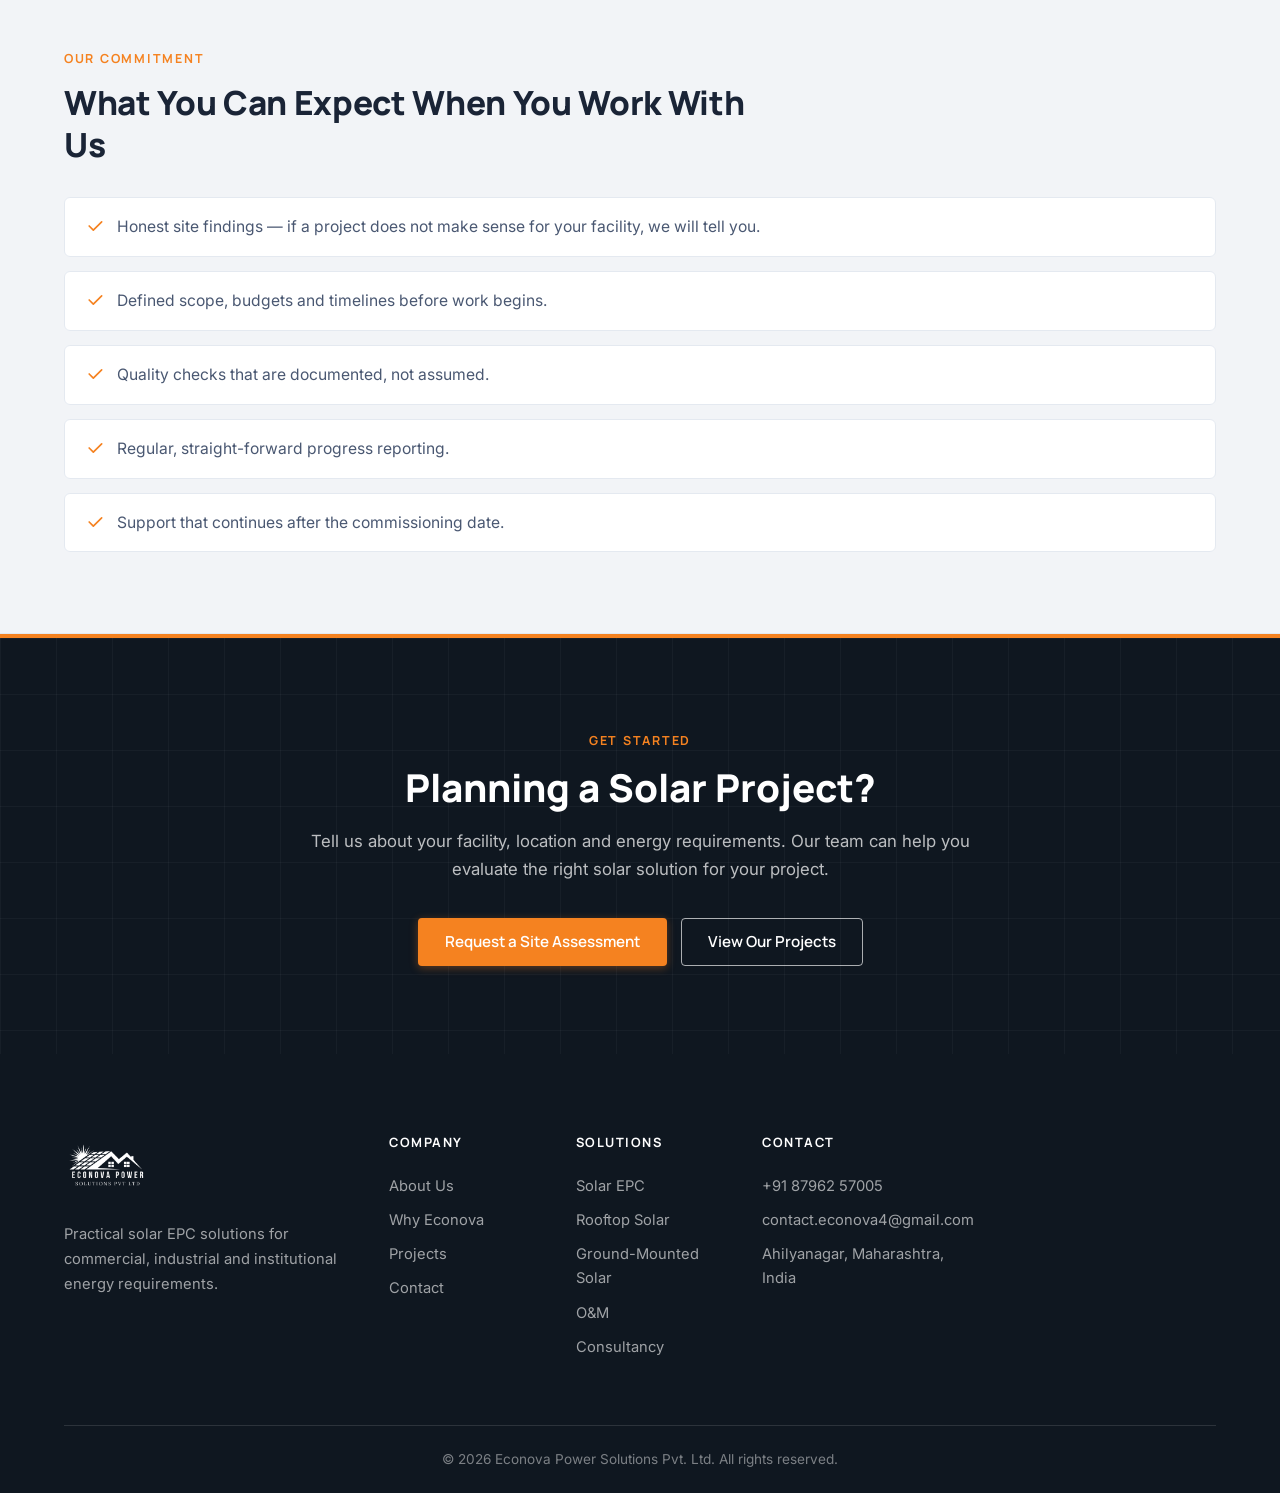
<file: why-econova.html>
<!DOCTYPE html>
<html lang="en">
<head>
  <meta charset="UTF-8">
  <meta name="viewport" content="width=device-width, initial-scale=1.0">
  <title>Why Econova | Econova Power Solution — Solar EPC Partner in Maharashtra</title>
  <link rel="icon" href="images/favicon.ico" type="image/x-icon">
  <link rel="icon" href="images/favicon.ico" type="image/x-icon" media="(prefers-color-scheme: light)">
  <link rel="icon" href="images/favicon-bw.ico" type="image/x-icon" media="(prefers-color-scheme: dark)">
  <link rel="apple-touch-icon" href="images/logo.png">
  <meta name="description" content="Why organizations choose Econova Power Solution as their solar EPC partner — engineering before installation, quality execution, clear coordination and support beyond commissioning.">
  <meta name="theme-color" content="#1F3E7A">

  <!-- Open Graph -->
  <meta property="og:type" content="website">
  <meta property="og:title" content="Why Econova | Econova Power Solution — Solar EPC Partner in Maharashtra">
  <meta property="og:description" content="A solar EPC partner focused on getting the details right — engineering, quality, coordination and long-term support.">
  <meta property="og:image" content="images/hero.jpg">
  <meta property="og:locale" content="en_IN">
  <meta name="twitter:card" content="summary_large_image">

  <link rel="preconnect" href="https://fonts.googleapis.com">
  <link rel="preconnect" href="https://fonts.gstatic.com" crossorigin>
  <link href="https://fonts.googleapis.com/css2?family=Inter:wght@400;500;600&family=Manrope:wght@500;600;700;800&display=swap" rel="stylesheet">
  <link rel="stylesheet" href="css/style.css">
</head>
<body>

  <a class="skip-link" href="#main">Skip to main content</a>

  <!-- ======================= HEADER ======================= -->
  <header class="site-header" id="siteHeader">
    <div class="container header-inner">
      <a href="index.html" class="logo" aria-label="Econova Power Solutions Pvt. Ltd. – Home">
        <img src="images/logo.png" alt="Econova Power Solutions Pvt. Ltd. logo" class="logo-img" onerror="this.style.display='none';this.nextElementSibling.style.display='inline-flex';">
        <span class="logo-fallback" style="display:none">
          <span class="logo-fallback-name">Econova</span>
          <span class="logo-fallback-sub">Power Solutions Pvt. Ltd.</span>
        </span>
      </a>

      <nav class="main-nav" id="mainNav" aria-label="Main navigation">
        <ul class="nav-list">
          <li><a href="index.html" class="nav-link">Home</a></li>
          <li><a href="about.html" class="nav-link">About Us</a></li>
          <li><a href="services.html" class="nav-link">Services</a></li>
          <li><a href="projects.html" class="nav-link">Projects</a></li>
          <li><a href="why-econova.html" class="nav-link is-active" aria-current="page">Why Econova</a></li>
          <li class="nav-cta-wrap"><a href="contact.html" class="btn btn-primary nav-cta">Get a Site Assessment</a></li>
        </ul>
      </nav>

      <button class="nav-toggle" id="navToggle" aria-controls="mainNav" aria-expanded="false" aria-label="Toggle navigation menu">
        <span class="nav-toggle-bar"></span>
        <span class="nav-toggle-bar"></span>
        <span class="nav-toggle-bar"></span>
      </button>
    </div>
  </header>

  <main id="main">

    <!-- ======================= PAGE HERO ======================= -->
    <section class="page-hero" aria-labelledby="page-title">
      <div class="container">
        <nav aria-label="Breadcrumb">
          <ol class="breadcrumb">
            <li><a href="index.html">Home</a></li>
            <li><span aria-current="page">Why Econova</span></li>
          </ol>
        </nav>
        <p class="eyebrow">Why Econova</p>
        <h1 id="page-title" class="page-hero-title">A Solar EPC Partner Focused on Getting the Details Right</h1>
        <p class="page-hero-text">Solar projects are won or lost in the details — engineering assumptions, material quality, coordination and follow-through. Here is how we handle those details.</p>
      </div>
    </section>

    <!-- ======================= ENGINEERING BEFORE INSTALLATION ======================= -->
    <section class="why-block" aria-labelledby="why-1">
      <div class="container why-grid">
        <div class="why-media reveal">
          <img src="images/why-1.jpg" alt="Site inspection and engineering drawings prepared before installation begins">
        </div>
        <div class="reveal">
          <span class="why-icon" aria-hidden="true">
            <svg viewBox="0 0 24 24" fill="none" stroke="currentColor" stroke-width="1.8" stroke-linecap="round" stroke-linejoin="round"><rect x="4" y="3" width="16" height="18" rx="1"/><path d="M8 8h8M8 12h8M8 16h5"/><path d="M9 4V3a1 1 0 0 1 1-1h4a1 1 0 0 1 1 1v1"/></svg>
          </span>
          <h2 id="why-1" class="why-title">Engineering Before Installation</h2>
          <p class="why-text">We treat the site survey as the start of the project, not a formality. Roof structure, load capacity, shadows, electrical infrastructure and consumption data are studied before design begins.</p>
          <p class="why-text">The result is a system designed for your specific roof and load — not a standard layout applied to every building. Engineering drawings, sizing calculations and project documents are prepared before any installation work starts.</p>
        </div>
      </div>
    </section>

    <!-- ======================= QUALITY IN EXECUTION ======================= -->
    <section class="why-block why-block-alt" aria-labelledby="why-2">
      <div class="container why-grid why-grid-reverse">
        <div class="why-media reveal">
          <img src="images/why-2.jpg" alt="Quality checks being performed on solar equipment before installation">
        </div>
        <div class="reveal">
          <span class="why-icon" aria-hidden="true">
            <svg viewBox="0 0 24 24" fill="none" stroke="currentColor" stroke-width="1.8" stroke-linecap="round" stroke-linejoin="round"><path d="M12 3l7 3v5c0 5-3 8-7 10-4-2-7-5-7-10V6l7-3z"/><path d="M9 12l2 2 4-4"/></svg>
          </span>
          <h2 id="why-2" class="why-title">Quality in Execution</h2>
          <p class="why-text">Quality on a solar site is a series of small checks made at the right moments: materials verified on arrival, mounting structures inspected before panels go up, cabling and terminations checked before energization, and testing completed before grid connection.</p>
          <p class="why-text">These checks are built into the project schedule, documented, and reported — so quality is demonstrated in records, not just claimed in meetings.</p>
        </div>
      </div>
    </section>

    <!-- ======================= CLEAR PROJECT COORDINATION ======================= -->
    <section class="why-block" aria-labelledby="why-3">
      <div class="container why-grid">
        <div class="why-media reveal">
          <img src="images/about.jpg" alt="Econova project team reviewing an installation site">
        </div>
        <div class="reveal">
          <span class="why-icon" aria-hidden="true">
            <svg viewBox="0 0 24 24" fill="none" stroke="currentColor" stroke-width="1.8" stroke-linecap="round" stroke-linejoin="round"><rect x="5" y="4" width="14" height="17" rx="1"/><path d="M9 4V3a1 1 0 0 1 1-1h4a1 1 0 0 1 1 1v1"/><path d="M9 12l2 2 4-4"/></svg>
          </span>
          <h2 id="why-3" class="why-title">Clear Project Coordination</h2>
          <p class="why-text">Every project runs on a defined plan: milestones, deliverables, responsibilities and reporting intervals. You know what happens next, when it happens, and who is accountable for it.</p>
          <p class="why-text">Coordination with utilities, approvals and third-party checks is handled within the same structure, so nothing is left to happen "at the end" of the project.</p>
        </div>
      </div>
    </section>

    <!-- ======================= PROJECT-SPECIFIC SOLUTIONS ======================= -->
    <section class="why-block why-block-alt" aria-labelledby="why-4">
      <div class="container why-grid why-grid-reverse">
        <div class="why-media reveal">
          <img src="images/hero.jpg" alt="Large scale solar project tailored to the site">
        </div>
        <div class="reveal">
          <span class="why-icon" aria-hidden="true">
            <svg viewBox="0 0 24 24" fill="none" stroke="currentColor" stroke-width="1.8" stroke-linecap="round" stroke-linejoin="round"><rect x="3" y="4" width="18" height="11" rx="1"/><path d="M12 4v11M7.5 4v11M16.5 4v11"/><path d="M9.5 15l-2.5 5M14.5 15l2.5 5"/></svg>
          </span>
          <h2 id="why-4" class="why-title">Project-Specific Solutions</h2>
          <p class="why-text">No two sites are identical. Roof material, orientation, load patterns, space constraints and electrical infrastructure all differ — and the design must reflect that.</p>
          <p class="why-text">We size and engineer each system around the site's actual conditions, and we are straightforward about what makes sense for your facility when it does not.</p>
        </div>
      </div>
    </section>

    <!-- ======================= SUPPORT BEYOND COMMISSIONING ======================= -->
    <section class="why-block" aria-labelledby="why-5">
      <div class="container why-grid">
        <div class="why-media reveal">
          <img src="images/why-2.jpg" alt="Long-term operation and maintenance support for a solar plant">
        </div>
        <div class="reveal">
          <span class="why-icon" aria-hidden="true">
            <svg viewBox="0 0 24 24" fill="none" stroke="currentColor" stroke-width="1.8" stroke-linecap="round" stroke-linejoin="round"><path d="M4 13v-1a8 8 0 0 1 16 0v1"/><rect x="3" y="13" width="4" height="6" rx="1"/><rect x="17" y="13" width="4" height="6" rx="1"/><path d="M19 19v1a2 2 0 0 1-2 2h-3"/></svg>
          </span>
          <h2 id="why-5" class="why-title">Support Beyond Commissioning</h2>
          <p class="why-text">A solar plant's value is realized over decades, not on handover day. Our support continues after commissioning — through maintenance guidance, performance monitoring, and a dependable point of contact as your plant matures.</p>
          <p class="why-text">This is why our O&amp;M service exists as a structured offering, not an afterthought.</p>
        </div>
      </div>
    </section>

    <!-- ======================= OUR COMMITMENT ======================= -->
    <section class="why-block why-block-alt" aria-labelledby="why-commitment">
      <div class="container">
        <div class="section-head reveal">
          <p class="eyebrow">Our Commitment</p>
          <h2 id="why-commitment" class="section-title">What You Can Expect When You Work With Us</h2>
        </div>
        <ul class="commitment-list reveal">
          <li>
            <svg viewBox="0 0 24 24" fill="none" stroke="currentColor" stroke-width="2" stroke-linecap="round" stroke-linejoin="round" aria-hidden="true"><path d="M5 12l5 5L20 7"/></svg>
            Honest site findings — if a project does not make sense for your facility, we will tell you.
          </li>
          <li>
            <svg viewBox="0 0 24 24" fill="none" stroke="currentColor" stroke-width="2" stroke-linecap="round" stroke-linejoin="round" aria-hidden="true"><path d="M5 12l5 5L20 7"/></svg>
            Defined scope, budgets and timelines before work begins.
          </li>
          <li>
            <svg viewBox="0 0 24 24" fill="none" stroke="currentColor" stroke-width="2" stroke-linecap="round" stroke-linejoin="round" aria-hidden="true"><path d="M5 12l5 5L20 7"/></svg>
            Quality checks that are documented, not assumed.
          </li>
          <li>
            <svg viewBox="0 0 24 24" fill="none" stroke="currentColor" stroke-width="2" stroke-linecap="round" stroke-linejoin="round" aria-hidden="true"><path d="M5 12l5 5L20 7"/></svg>
            Regular, straight-forward progress reporting.
          </li>
          <li>
            <svg viewBox="0 0 24 24" fill="none" stroke="currentColor" stroke-width="2" stroke-linecap="round" stroke-linejoin="round" aria-hidden="true"><path d="M5 12l5 5L20 7"/></svg>
            Support that continues after the commissioning date.
          </li>
        </ul>
      </div>
    </section>

    <!-- ======================= FINAL CTA ======================= -->
    <section class="cta-band" aria-labelledby="cta-heading">
      <div class="container cta-inner">
        <p class="eyebrow">Get Started</p>
        <h2 id="cta-heading" class="cta-title">Planning a Solar Project?</h2>
        <p class="cta-text">Tell us about your facility, location and energy requirements. Our team can help you evaluate the right solar solution for your project.</p>
        <div class="cta-actions">
          <a href="contact.html" class="btn btn-primary">Request a Site Assessment</a>
          <a href="projects.html" class="btn btn-outline-light">View Our Projects</a>
        </div>
      </div>
    </section>

  </main>

  <!-- ======================= FOOTER ======================= -->
  <footer class="site-footer">
    <div class="container">
      <div class="footer-grid">
        <div class="footer-brand">
          <a href="index.html" class="logo logo-footer" aria-label="Econova Power Solutions Pvt. Ltd. – Home">
            <img src="images/logo.png" alt="Econova Power Solutions Pvt. Ltd. logo" class="logo-img" onerror="this.style.display='none';this.nextElementSibling.style.display='inline-flex';">
            <span class="logo-fallback" style="display:none">
              <span class="logo-fallback-name">Econova</span>
              <span class="logo-fallback-sub">Power Solutions Pvt. Ltd.</span>
            </span>
          </a>
          <p class="footer-tagline">Practical solar EPC solutions for commercial, industrial and institutional energy requirements.</p>
        </div>
        <nav class="footer-col" aria-label="Company links">
          <h3 class="footer-heading">Company</h3>
          <ul class="footer-links">
            <li><a href="about.html">About Us</a></li>
            <li><a href="why-econova.html">Why Econova</a></li>
            <li><a href="projects.html">Projects</a></li>
            <li><a href="contact.html">Contact</a></li>
          </ul>
        </nav>
        <nav class="footer-col" aria-label="Solutions links">
          <h3 class="footer-heading">Solutions</h3>
          <ul class="footer-links">
            <li><a href="services.html#solar-epc">Solar EPC</a></li>
            <li><a href="services.html#industrial-rooftop">Rooftop Solar</a></li>
            <li><a href="services.html#ground-mounted">Ground-Mounted Solar</a></li>
            <li><a href="services.html#solar-om">O&amp;M</a></li>
            <li><a href="services.html#solar-consultancy">Consultancy</a></li>
          </ul>
        </nav>
        </nav>
        <div class="footer-col footer-contact">
          <h3 class="footer-heading">Contact</h3>
          <ul class="footer-links">
            <li><a href="tel:+918796257005">+91 87962 57005</a></li>
            <li><a href="mailto:contact.econova4@gmail.com">contact.econova4@gmail.com</a></li>
            <li>Ahilyanagar, Maharashtra, India</li>
          </ul>
        </div>
      </div>
      <div class="footer-bottom">
        <p>© 2026 Econova Power Solutions Pvt. Ltd. All rights reserved.</p>
      </div>
    </div>
  </footer>

  <script src="js/script.js"></script>
</body>
</html>
</file>
<file: css/style.css>
/* ==========================================================================
   ECONOVA POWER SOLUTIONS PVT. LTD.
   Global stylesheet — HTML5 + CSS3 only.
   Brand: Dark Blue #1F3E7A · Navy #0F1720 · Orange #F58220 · Light #F2F4F7
   ========================================================================== */

/* --------------------------------------------------------------------------
   1. Design tokens
   -------------------------------------------------------------------------- */
:root {
  /* Brand colors */
  --blue: #1F3E7A;
  --blue-dark: #17305F;
  --navy: #0F1720;
  --navy-soft: #17212F;
  --orange: #F58220;
  --orange-dark: #E06F0F;
  --bg: #F2F4F7;
  --white: #FFFFFF;

  /* Supporting tints (derived from the brand palette) */
  --border: #E4E9F0;
  --border-strong: #D7DFEA;
  --ink: #1A2436;
  --text: #4A5872;
  --text-light: #6B7A93;
  --blue-soft: #EAF0FA;
  --orange-soft: #FFF4E8;

  /* Typography */
  --font-heading: "Manrope", "Segoe UI", Arial, sans-serif;
  --font-body: "Inter", "Segoe UI", Arial, sans-serif;

  /* Shape & depth */
  --radius: 6px;
  --radius-lg: 8px;
  --shadow-sm: 0 1px 2px rgba(15, 23, 32, 0.06);
  --shadow-md: 0 2px 4px rgba(15, 23, 32, 0.06), 0 12px 28px rgba(15, 23, 32, 0.08);
  --shadow-header: 0 2px 12px rgba(15, 23, 32, 0.09);

  /* Layout */
  --container: 1200px;
  --header-h: 72px;

  /* Motion */
  --dur-fast: 200ms;
  --dur: 300ms;
  --dur-slow: 450ms;
  --ease: cubic-bezier(0.25, 0.46, 0.45, 0.94);
}

/* --------------------------------------------------------------------------
   2. Base / reset
   -------------------------------------------------------------------------- */
*,
*::before,
*::after {
  box-sizing: border-box;
  margin: 0;
  padding: 0;
}

html {
  scroll-behavior: smooth;
  -webkit-text-size-adjust: 100%;
}

body {
  font-family: var(--font-body);
  font-size: 16px;
  line-height: 1.65;
  color: var(--text);
  background-color: var(--white);
  -webkit-font-smoothing: antialiased;
}

img {
  max-width: 100%;
  height: auto;
  display: block;
}

a {
  color: var(--blue);
  text-decoration: none;
  transition: color var(--dur-fast) var(--ease);
}

ul,
ol {
  list-style: none;
}

button {
  font-family: inherit;
  cursor: pointer;
}

h1, h2, h3, h4 {
  font-family: var(--font-heading);
  color: var(--ink);
  line-height: 1.25;
  font-weight: 700;
}

:focus-visible {
  outline: 2px solid var(--orange);
  outline-offset: 2px;
  border-radius: 2px;
}

/* Skip link (accessibility) */
.skip-link {
  position: absolute;
  left: 16px;
  top: -60px;
  z-index: 200;
  background: var(--navy);
  color: var(--white);
  padding: 10px 18px;
  font-weight: 600;
  font-size: 14px;
  border-radius: 4px;
  transition: top var(--dur-fast) var(--ease);
}

.skip-link:focus {
  top: 16px;
  color: var(--white);
}

/* --------------------------------------------------------------------------
   3. Layout utilities
   -------------------------------------------------------------------------- */
.container {
  width: 100%;
  max-width: var(--container);
  margin: 0 auto;
  padding: 0 24px;
}

.section {
  padding: 88px 0;
}

.section-alt {
  background-color: var(--bg);
}

.section-head {
  max-width: 720px;
  margin-bottom: 48px;
}

.section-head-dark {
  color: var(--white);
}

.section-head-dark .section-title {
  color: var(--white);
}

.section-title {
  font-size: clamp(1.75rem, 2.6vw, 2.35rem);
  font-weight: 800;
  letter-spacing: -0.01em;
  margin: 12px 0 14px;
}

.section-sub {
  font-size: 1.05rem;
  color: var(--text);
  max-width: 620px;
}

.section-text {
  font-size: 1.02rem;
  color: var(--text);
  margin-bottom: 10px;
  max-width: 620px;
}

.section-cta {
  margin-top: 44px;
  text-align: center;
}

/* Orange small label used above headings */
.eyebrow {
  display: inline-block;
  font-family: var(--font-heading);
  font-size: 0.78rem;
  font-weight: 700;
  letter-spacing: 0.14em;
  text-transform: uppercase;
  color: var(--orange);
}

.eyebrow-light {
  color: var(--orange);
}

/* Two-column split layout (text + media) */
.split {
  display: grid;
  grid-template-columns: 1.05fr 1fr;
  gap: 64px;
}

.split-media {
  position: relative;
  isolation: isolate;
  align-self: start;
}

.split-media img {
  width: 100%;
  height: auto;
  max-height: 460px;
  object-fit: cover;
  border-radius: var(--radius);
  box-shadow: var(--shadow-md);
}

.split-media::after {
  content: "";
  position: absolute;
  inset: auto -14px -14px auto;
  width: 130px;
  height: 130px;
  border-right: 3px solid var(--orange);
  border-bottom: 3px solid var(--orange);
  border-radius: 0 0 var(--radius) 0;
  z-index: -1;
}

/* Generic grids */
.grid {
  display: grid;
  gap: 24px;
}

/* Placeholder note (used for content awaiting verification) */
.placeholder-note {
  display: inline-block;
  background: var(--orange-soft);
  border: 1px solid #F2D5AE;
  color: #8A4B12;
  border-radius: 4px;
  padding: 10px 16px;
  font-size: 0.82rem;
  line-height: 1.5;
  margin-top: 18px;
}

.section-note {
  font-size: 0.85rem;
  color: var(--text-light);
  margin-top: 14px;
  font-style: italic;
}

/* --------------------------------------------------------------------------
   4. Buttons
   -------------------------------------------------------------------------- */
.btn {
  display: inline-flex;
  align-items: center;
  justify-content: center;
  gap: 8px;
  font-family: var(--font-heading);
  font-size: 0.95rem;
  font-weight: 600;
  line-height: 1;
  padding: 0 26px;
  min-height: 48px;
  border-radius: 4px;
  border: 1.5px solid transparent;
  transition: background-color var(--dur-fast) var(--ease),
              color var(--dur-fast) var(--ease),
              border-color var(--dur-fast) var(--ease),
              transform var(--dur-fast) var(--ease),
              box-shadow var(--dur-fast) var(--ease);
}

.btn:hover {
  transform: translateY(-2px);
}

/* Primary — Econova orange */
.btn-primary {
  background-color: var(--orange);
  color: var(--white);
  box-shadow: 0 2px 8px rgba(245, 130, 32, 0.35);
}

.btn-primary:hover {
  background-color: var(--orange-dark);
  color: var(--white);
}

/* Dark navy */
.btn-dark {
  background-color: var(--navy);
  color: var(--white);
}

.btn-dark:hover {
  background-color: var(--blue);
  color: var(--white);
}

/* Outlines */
.btn-outline-light {
  background: transparent;
  border-color: rgba(255, 255, 255, 0.65);
  color: var(--white);
}

.btn-outline-light:hover {
  background: var(--white);
  border-color: var(--white);
  color: var(--navy);
}

.btn-outline-dark {
  background: transparent;
  border-color: var(--border-strong);
  color: var(--blue);
}

.btn-outline-dark:hover {
  border-color: var(--blue);
  background: var(--blue-soft);
  color: var(--blue);
}

/* --------------------------------------------------------------------------
   5. Header & navigation
   -------------------------------------------------------------------------- */
.site-header {
  position: sticky;
  top: 0;
  z-index: 100;
  background: var(--white);
  border-bottom: 1px solid var(--border);
  transition: box-shadow var(--dur) var(--ease);
}

.site-header.is-scrolled {
  box-shadow: var(--shadow-header);
}

.header-inner {
  display: flex;
  align-items: center;
  justify-content: space-between;
  gap: 24px;
  min-height: var(--header-h);
}

/* Logo + graceful fallback until images/logo.png is provided */
.logo {
  display: inline-flex;
  align-items: center;
  flex-shrink: 0;
  gap: 10px;
}

.logo-img {
  height: 64px;
  width: auto;
}

.logo-fallback {
  display: inline-flex;
  flex-direction: column;
  gap: 1px;
}

.logo-fallback-name {
  font-family: var(--font-heading);
  font-size: 1.25rem;
  font-weight: 800;
  color: var(--blue);
  letter-spacing: -0.01em;
  line-height: 1.1;
}

.logo-fallback-sub {
  font-size: 0.62rem;
  font-weight: 600;
  letter-spacing: 0.16em;
  text-transform: uppercase;
  color: var(--text-light);
}

.logo-footer .logo-fallback-name {
  color: var(--white);
}

.logo-footer .logo-fallback-sub {
  color: rgba(255, 255, 255, 0.55);
}

/* Footer logo slightly smaller than the header logo */
.logo-footer .logo-img {
  height: 64px;
}

/* Footer sits on navy — render the logo in white to match the dark theme */
.logo-footer .logo-img {
  filter: brightness(0) invert(1);
}

.main-nav {
  margin-left: auto;
}

.nav-list {
  display: flex;
  align-items: center;
  gap: 4px;
}

.nav-link {
  display: inline-block;
  padding: 8px 14px;
  font-family: var(--font-heading);
  font-size: 0.92rem;
  font-weight: 600;
  color: var(--text);
  border-bottom: 2px solid transparent;
  transition: color var(--dur-fast) var(--ease), border-color var(--dur-fast) var(--ease);
}

.nav-link:hover {
  color: var(--blue);
}

.nav-link.is-active {
  color: var(--blue);
  border-bottom-color: var(--orange);
}

.nav-cta-wrap .btn {
  min-height: 42px;
  padding: 0 20px;
  font-size: 0.88rem;
  margin-left: 10px;
}

.nav-cta {
  white-space: nowrap;
}

/* Hamburger (mobile only) */
.nav-toggle {
  display: none;
  flex-direction: column;
  justify-content: center;
  gap: 5px;
  width: 44px;
  height: 44px;
  padding: 10px;
  background: transparent;
  border: 1px solid var(--border-strong);
  border-radius: 4px;
}

.nav-toggle-bar {
  display: block;
  width: 100%;
  height: 2px;
  background: var(--blue);
  border-radius: 1px;
  transition: transform var(--dur) var(--ease), opacity var(--dur-fast) var(--ease);
}

.nav-toggle[aria-expanded="true"] .nav-toggle-bar:nth-child(1) {
  transform: translateY(7px) rotate(45deg);
}

.nav-toggle[aria-expanded="true"] .nav-toggle-bar:nth-child(2) {
  opacity: 0;
}

.nav-toggle[aria-expanded="true"] .nav-toggle-bar:nth-child(3) {
  transform: translateY(-7px) rotate(-45deg);
}

/* --------------------------------------------------------------------------
   6. Hero (homepage)
   -------------------------------------------------------------------------- */
.hero {
  position: relative;
  min-height: clamp(560px, 78vh, 720px);
  display: flex;
  align-items: center;
  overflow: hidden;
  background: var(--navy);
}

.hero-bg {
  position: absolute;
  inset: 0;
}

.hero-bg img {
  width: 100%;
  height: 100%;
  object-fit: cover;
}

.hero-overlay {
  position: absolute;
  inset: 0;
  background: linear-gradient(100deg,
              rgba(15, 23, 32, 0.93) 0%,
              rgba(23, 48, 95, 0.82) 50%,
              rgba(15, 23, 32, 0.55) 100%);
}

.hero-content {
  position: relative;
  z-index: 1;
  padding-top: 64px;
  padding-bottom: 72px;
}

.hero-eyebrow {
  margin-bottom: 18px;
}

.hero-title {
  color: var(--white);
  font-size: clamp(2.15rem, 4.4vw, 3.5rem);
  font-weight: 800;
  letter-spacing: -0.015em;
  max-width: 760px;
  margin-bottom: 20px;
}

.hero-title .highlight {
  color: var(--orange);
}

.hero-text {
  color: rgba(255, 255, 255, 0.86);
  font-size: 1.06rem;
  max-width: 640px;
  margin-bottom: 28px;
}

.hero-indicators {
  display: flex;
  flex-wrap: wrap;
  gap: 12px;
  margin-bottom: 36px;
}

.hero-indicators li {
  display: inline-flex;
  align-items: center;
  gap: 8px;
  font-size: 0.88rem;
  font-weight: 500;
  color: rgba(255, 255, 255, 0.9);
  border: 1px solid rgba(255, 255, 255, 0.3);
  background: rgba(255, 255, 255, 0.06);
  border-radius: 999px;
  padding: 7px 16px;
}

.hero-indicators li::before {
  content: "";
  width: 7px;
  height: 7px;
  border-radius: 50%;
  background: var(--orange);
  flex-shrink: 0;
}

.hero-actions {
  display: flex;
  flex-wrap: wrap;
  gap: 14px;
}

/* --------------------------------------------------------------------------
   7. Statistics strip
   -------------------------------------------------------------------------- */
.stats {
  background: var(--navy);
  border-top: 4px solid var(--orange);
}

.stats-grid {
  display: grid;
  grid-template-columns: repeat(4, 1fr);
}

.stat {
  padding: 44px 32px;
  text-align: center;
  border-left: 1px solid rgba(255, 255, 255, 0.10);
}

.stat:first-child {
  border-left: none;
}

.stat-value {
  display: block;
  font-family: var(--font-heading);
  font-size: clamp(1.7rem, 2.6vw, 2.2rem);
  font-weight: 800;
  color: var(--white);
  letter-spacing: -0.01em;
  margin-bottom: 6px;
}

.stat-label {
  font-size: 0.9rem;
  color: rgba(255, 255, 255, 0.62);
}

/* --------------------------------------------------------------------------
   8. Cards (services)
   -------------------------------------------------------------------------- */
.card {
  position: relative;
  background: var(--white);
  border: 1px solid var(--border);
  border-radius: var(--radius-lg);
  padding: 32px 28px;
  display: flex;
  flex-direction: column;
  overflow: hidden;
  transition: transform var(--dur) var(--ease),
              box-shadow var(--dur) var(--ease),
              border-color var(--dur) var(--ease);
}

/* Accent bar that draws in from the left on hover */
.card::before {
  content: "";
  position: absolute;
  top: 0;
  left: 0;
  right: 0;
  height: 3px;
  background: linear-gradient(90deg, var(--orange), var(--orange-dark));
  transform: scaleX(0);
  transform-origin: left;
  transition: transform var(--dur-slow) var(--ease);
}

.card:hover {
  transform: translateY(-5px);
  box-shadow: var(--shadow-md);
  border-color: var(--border-strong);
}

.card:hover::before {
  transform: scaleX(1);
}

.card-icon {
  display: inline-flex;
  align-items: center;
  justify-content: center;
  width: 54px;
  height: 54px;
  border-radius: var(--radius-lg);
  background: var(--blue-soft);
  color: var(--blue);
  margin-bottom: 20px;
  transition: background var(--dur) var(--ease),
              color var(--dur) var(--ease);
}

/* Alternate the icon tint for visual rhythm */
.service-card:nth-child(even) .card-icon {
  background: var(--orange-soft);
  color: var(--orange);
}

.card:hover .card-icon {
  background: var(--blue);
  color: var(--white);
}

.service-card:nth-child(even):hover .card-icon {
  background: var(--orange);
  color: var(--navy);
}

.card-icon svg {
  width: 26px;
  height: 26px;
  transition: transform var(--dur) var(--ease);
}

.card:hover .card-icon svg {
  transform: scale(1.12);
}

.card-title {
  font-size: 1.1rem;
  font-weight: 700;
  margin-bottom: 10px;
  color: var(--ink);
}

.card-text {
  font-size: 0.95rem;
  line-height: 1.65;
  margin-bottom: 20px;
  flex-grow: 1;
}

.card-link {
  font-family: var(--font-heading);
  font-size: 0.9rem;
  font-weight: 600;
  color: var(--orange);
  display: inline-flex;
  align-items: center;
  gap: 6px;
  width: fit-content;
  padding-bottom: 2px;
  border-bottom: 1px solid transparent;
  transition: color var(--dur-fast) var(--ease),
              gap var(--dur-fast) var(--ease),
              border-color var(--dur-fast) var(--ease);
}

.card-link:hover {
  color: var(--orange-dark);
  gap: 10px;
  border-color: currentColor;
}

.card-link span {
  transition: transform var(--dur-fast) var(--ease);
}

.card-link:focus-visible {
  outline: 2px solid var(--blue);
  outline-offset: 3px;
}

.services-grid {
  grid-template-columns: repeat(3, 1fr);
}

/* --------------------------------------------------------------------------
   9. Project process (dark section)
   -------------------------------------------------------------------------- */
.section-process {
  background: var(--navy);
  color: rgba(255, 255, 255, 0.75);
  position: relative;
}

.section-process::before {
  content: "";
  position: absolute;
  top: 0;
  left: 0;
  right: 0;
  height: 4px;
  background: linear-gradient(90deg, var(--orange) 0%, var(--orange) 22%, transparent 22%);
}

.process-steps {
  display: grid;
  grid-template-columns: repeat(6, 1fr);
  gap: 24px;
  position: relative;
}

/* Connecting line running through the number badges (desktop) */
.process-steps::before {
  content: "";
  position: absolute;
  top: 21px;
  left: calc(8.333% - 10px);
  right: calc(8.333% - 10px);
  height: 2px;
  border-radius: 2px;
  background: linear-gradient(90deg,
    rgba(245, 130, 32, 0.45) 0%,
    rgba(255, 255, 255, 0.16) 20%,
    rgba(255, 255, 255, 0.05) 100%);
}

/* The line draws itself in once the first step is revealed */
@supports (selector(:has(*))) {
  .process-steps::before {
    transform: scaleX(0);
    transform-origin: left;
    transition: transform 0.9s var(--ease) 0.3s;
  }

  .process-steps:has(.process-step.is-visible)::before {
    transform: scaleX(1);
  }
}

.process-step {
  position: relative;
  padding: 58px 0 0;
  text-align: center;
  --step-i: 0;
}

.process-step:nth-child(2) { --step-i: 1; }
.process-step:nth-child(3) { --step-i: 2; }
.process-step:nth-child(4) { --step-i: 3; }
.process-step:nth-child(5) { --step-i: 4; }
.process-step:nth-child(6) { --step-i: 5; }

/* Stagger the reveal of each step */
.process-step.reveal {
  transition-delay: calc(var(--step-i) * 90ms);
}

/* Number badge pop-in once its step becomes visible */
.process-step.is-visible .process-num {
  animation: process-num-pop 0.45s var(--ease) both;
  animation-delay: calc(var(--step-i) * 90ms + 120ms);
}

@keyframes process-num-pop {
  from {
    transform: translateX(-50%) scale(0.45);
    opacity: 0;
  }
  to {
    transform: translateX(-50%) scale(1);
    opacity: 1;
  }
}

.process-num {
  position: absolute;
  top: 0;
  left: 50%;
  transform: translateX(-50%);
  display: flex;
  align-items: center;
  justify-content: center;
  width: 44px;
  height: 44px;
  font-family: var(--font-heading);
  font-size: 1.05rem;
  font-weight: 800;
  color: var(--orange);
  background: radial-gradient(circle at 32% 28%, var(--navy-soft) 0%, var(--navy) 72%);
  border: 1px solid rgba(255, 255, 255, 0.22);
  border-radius: 50%;
  transition: border-color var(--dur) var(--ease),
              color var(--dur) var(--ease),
              box-shadow var(--dur) var(--ease);
}

/* Direction arrows between the steps (desktop) */
.process-step:not(:last-child)::after {
  content: "→";
  position: absolute;
  top: 14px;
  right: -15px;
  font-size: 15px;
  line-height: 1;
  color: rgba(245, 130, 32, 0.5);
  transition: color var(--dur-fast) var(--ease);
}

.process-step:hover .process-num {
  border-color: var(--orange);
  color: var(--white);
  box-shadow: 0 0 0 6px rgba(245, 130, 32, 0.13);
}

.process-step:hover::after {
  color: var(--orange);
}

.process-title {
  color: var(--white);
  font-size: 0.98rem;
  font-weight: 700;
  margin: 16px 0 8px;
  transition: color var(--dur) var(--ease);
}

.process-step:hover .process-title {
  color: var(--orange);
}

.process-text {
  font-size: 0.85rem;
  line-height: 1.6;
  color: rgba(255, 255, 255, 0.62);
}

/* --------------------------------------------------------------------------
   10. Features (why econova)
   -------------------------------------------------------------------------- */
.features-grid {
  grid-template-columns: repeat(3, 1fr);
}

.feature {
  position: relative;
  display: flex;
  flex-direction: column;
  align-items: stretch;
  padding: 32px 28px;
  background: linear-gradient(180deg, var(--white) 0%, #FAFBFD 100%);
  border: 1px solid var(--border);
  border-radius: var(--radius-lg);
  overflow: hidden;
  transition: transform var(--dur) var(--ease),
              box-shadow var(--dur) var(--ease),
              border-color var(--dur) var(--ease);
  --feature-i: 0;
}

.features-grid .feature:nth-child(2) { --feature-i: 1; }
.features-grid .feature:nth-child(3) { --feature-i: 2; }
.features-grid .feature:nth-child(4) { --feature-i: 3; }
.features-grid .feature:nth-child(5) { --feature-i: 4; }
.features-grid .feature:nth-child(6) { --feature-i: 5; }

/* Stagger the reveal of each feature (delay only applies before visibility) */
.feature.reveal:not(.is-visible) {
  transition-delay: calc(var(--feature-i) * 80ms);
}

/* Accent bar that draws in from the left on hover */
.feature::before {
  content: "";
  position: absolute;
  top: 0;
  left: 0;
  right: 0;
  height: 3px;
  background: linear-gradient(90deg, var(--orange), var(--orange-dark));
  transform: scaleX(0);
  transform-origin: left;
  transition: transform var(--dur-slow) var(--ease);
}

/* Soft corner glow that fades in on hover */
.feature::after {
  content: "";
  position: absolute;
  right: -40px;
  bottom: -40px;
  width: 110px;
  height: 110px;
  border-radius: 50%;
  background: radial-gradient(circle, rgba(245, 130, 32, 0.10) 0%, transparent 70%);
  opacity: 0;
  transition: opacity var(--dur) var(--ease);
  pointer-events: none;
}

.feature:hover {
  transform: translateY(-4px);
  box-shadow: var(--shadow-md);
  border-color: var(--border-strong);
}

.feature:hover::before {
  transform: scaleX(1);
}

.feature:hover::after {
  opacity: 1;
}

.feature-icon {
  display: inline-flex;
  align-items: center;
  justify-content: center;
  width: 54px;
  height: 54px;
  border-radius: var(--radius-lg);
  background: var(--blue-soft);
  color: var(--blue);
  margin-bottom: 20px;
  transition: background var(--dur) var(--ease),
              color var(--dur) var(--ease);
}

/* Alternate the icon tint for visual rhythm */
.features-grid .feature:nth-child(even) .feature-icon {
  background: var(--orange-soft);
  color: var(--orange);
}

.feature:hover .feature-icon {
  background: var(--blue);
  color: var(--white);
}

.features-grid .feature:nth-child(even):hover .feature-icon {
  background: var(--orange);
  color: var(--navy);
}

.feature-icon svg {
  width: 26px;
  height: 26px;
  transition: transform var(--dur) var(--ease);
}

.feature:hover .feature-icon svg {
  transform: scale(1.12);
}

.feature-title {
  font-size: 1.1rem;
  font-weight: 700;
  margin-bottom: 10px;
}

.feature-text {
  font-size: 0.95rem;
  line-height: 1.65;
}

/* --------------------------------------------------------------------------
   11. Project cards
   -------------------------------------------------------------------------- */
.projects-grid {
  grid-template-columns: repeat(3, 1fr);
  gap: 28px;
}

.project-card {
  background: var(--white);
  border: 1px solid var(--border);
  border-radius: var(--radius);
  overflow: hidden;
  transition: transform var(--dur) var(--ease), box-shadow var(--dur) var(--ease);
}

.project-card:hover {
  transform: translateY(-4px);
  box-shadow: var(--shadow-md);
}

.project-card-media {
  display: block;
  width: 100%;
  padding: 0;
  border: none;
  background: none;
  cursor: pointer;
  overflow: hidden;
  aspect-ratio: 16 / 10;
}

/* Project title rendered as a button in the JS portfolio grid */
.project-title-link {
  background: none;
  border: none;
  padding: 0;
  font-family: var(--font-heading);
  font-size: inherit;
  font-weight: 700;
  color: var(--ink);
  text-align: left;
  line-height: 1.3;
  transition: color var(--dur-fast) var(--ease);
}

.project-title-link:hover {
  color: var(--blue);
}

.project-card-media img {
  width: 100%;
  height: 100%;
  object-fit: cover;
  transition: transform var(--dur-slow) var(--ease);
}

.project-card:hover .project-card-media img {
  transform: scale(1.045);
}

.project-card-body {
  padding: 22px 24px 24px;
}

.project-tag {
  display: inline-block;
  font-family: var(--font-heading);
  font-size: 0.7rem;
  font-weight: 700;
  letter-spacing: 0.1em;
  text-transform: uppercase;
  color: var(--orange-dark);
  background: var(--orange-soft);
  padding: 3px 10px;
  border-radius: 999px;
  margin-bottom: 12px;
}

.project-title {
  font-size: 1.1rem;
  font-weight: 700;
  margin-bottom: 4px;
}

.project-title a {
  color: var(--ink);
}

.project-title a:hover {
  color: var(--blue);
}

.project-location {
  font-size: 0.9rem;
  color: var(--text-light);
  margin-bottom: 14px;
  display: flex;
  align-items: center;
  gap: 6px;
}

.project-location::before {
  content: "";
  width: 6px;
  height: 6px;
  border-radius: 50%;
  background: var(--orange);
  flex-shrink: 0;
}

.project-meta {
  display: flex;
  align-items: center;
  justify-content: space-between;
  gap: 10px;
  border-top: 1px solid var(--border);
  padding-top: 14px;
}

.project-capacity {
  font-family: var(--font-heading);
  font-weight: 700;
  font-size: 0.95rem;
  color: var(--blue);
}

.project-scope {
  font-size: 0.8rem;
  color: var(--text-light);
  border: 1px solid var(--border-strong);
  padding: 3px 10px;
  border-radius: 999px;
}

/* --------------------------------------------------------------------------
   12. Location chips
   -------------------------------------------------------------------------- */
.location-chips {
  display: flex;
  flex-wrap: wrap;
  gap: 12px;
}

.location-chips li {
  font-size: 0.92rem;
  font-weight: 500;
  color: var(--text);
  background: var(--white);
  border: 1px solid var(--border-strong);
  border-radius: 999px;
  padding: 9px 20px;
  transition: color var(--dur-fast) var(--ease),
              border-color var(--dur-fast) var(--ease),
              transform var(--dur-fast) var(--ease);
}

.location-chips li:hover {
  color: var(--blue);
  border-color: var(--blue);
  transform: translateY(-2px);
}

/* --------------------------------------------------------------------------
   13. CTA band
   -------------------------------------------------------------------------- */
.cta-band {
  background: var(--navy);
  background-image:
    linear-gradient(rgba(255, 255, 255, 0.035) 1px, transparent 1px),
    linear-gradient(90deg, rgba(255, 255, 255, 0.035) 1px, transparent 1px);
  background-size: 56px 56px;
  border-top: 4px solid var(--orange);
  padding: 88px 0;
  text-align: center;
}

.cta-inner {
  max-width: 720px;
}

.cta-title {
  color: var(--white);
  font-size: clamp(1.8rem, 3vw, 2.5rem);
  font-weight: 800;
  margin: 12px 0 16px;
}

.cta-text {
  color: rgba(255, 255, 255, 0.72);
  font-size: 1.05rem;
  margin-bottom: 34px;
}

.cta-actions {
  display: flex;
  flex-wrap: wrap;
  justify-content: center;
  gap: 14px;
}

/* --------------------------------------------------------------------------
   14. Footer
   -------------------------------------------------------------------------- */
.site-footer {
  background: var(--navy);
  color: rgba(255, 255, 255, 0.6);
  padding: 80px 0 0;
  font-size: 0.92rem;
}

.footer-grid {
  display: grid;
  grid-template-columns: 2fr 1fr 1fr 1fr 1.4fr;
  gap: 48px;
  padding-bottom: 56px;
}

.footer-brand .logo {
  margin-bottom: 24px;
}

.footer-tagline {
  max-width: 300px;
  font-size: 0.92rem;
  line-height: 1.7;
}

.footer-heading {
  font-family: var(--font-heading);
  font-size: 0.8rem;
  font-weight: 700;
  letter-spacing: 0.12em;
  text-transform: uppercase;
  color: var(--white);
  margin-bottom: 24px;
}

.footer-links li {
  margin-bottom: 10px;
}

.footer-links a,
.footer-links li {
  color: rgba(255, 255, 255, 0.6);
  transition: color var(--dur-fast) var(--ease);
}

.footer-links a:hover {
  color: var(--orange);
}

.footer-bottom {
  border-top: 1px solid rgba(255, 255, 255, 0.12);
  padding: 22px 0;
  text-align: center;
}

.footer-bottom p {
  font-size: 0.85rem;
  color: rgba(255, 255, 255, 0.45);
}

/* Team Section Styles */
.team-grid {
  display: grid;
  grid-template-columns: 1fr 1fr 1fr;
  gap: 30px;
  margin-top: 40px;
}

.team-member {
  text-align: center;
  transition: transform 0.3s ease;
}

.team-member:hover {
  transform: translateY(-5px);
}

.team-member-image {
  position: relative;
  margin-bottom: 20px;
  border-radius: var(--radius);
  overflow: hidden;
}

.team-member-image img {
  width: 100%;
  height: 280px;
  object-fit: cover;
  border-radius: var(--radius);
}

.team-member-info {
  padding: 20px;
}

.team-member-name {
  font-size: 1.5rem;
  font-weight: 700;
  margin-bottom: 8px;
  color: #1F3E7A;
}

.team-member-role {
  font-size: 1.1rem;
  color: #1F3E7A;
  margin-bottom: 12px;
}

.team-member-bio {
  font-size: 0.92rem;
  color: rgba(255, 255, 255, 0.8);
  margin-bottom: 16px;
}

.team-responsibilities {
  list-style: none;
  padding: 0;
}

.team-responsibilities li {
  font-size: 0.9rem;
  color: rgba(255, 255, 255, 0.5);
  margin-bottom: 6px;
  padding-left: 20px;
  position: relative;
}

.team-responsibilities li::before {
  content: "•";
  position: absolute;
  left: 0;
  color: var(--orange);
}

.section-head {
  margin-bottom: 32px;
}

/* --------------------------------------------------------------------------
   15. Page hero (inner pages)
   -------------------------------------------------------------------------- */
.page-hero {
  background: var(--navy);
  background-image:
    linear-gradient(rgba(255, 255, 255, 0.04) 1px, transparent 1px),
    linear-gradient(90deg, rgba(255, 255, 255, 0.04) 1px, transparent 1px);
  background-size: 56px 56px;
  border-bottom: 4px solid var(--orange);
  padding: 84px 0 72px;
}

.page-hero .eyebrow {
  margin-bottom: 16px;
}

.page-hero-title {
  color: var(--white);
  font-size: clamp(1.9rem, 3.6vw, 2.9rem);
  font-weight: 800;
  letter-spacing: -0.015em;
  max-width: 800px;
  margin-bottom: 16px;
}

.page-hero-text {
  color: rgba(255, 255, 255, 0.72);
  font-size: 1.05rem;
  max-width: 680px;
}

.breadcrumb {
  display: flex;
  flex-wrap: wrap;
  gap: 8px;
  margin-bottom: 22px;
  font-size: 0.82rem;
  font-weight: 500;
}

.breadcrumb a {
  color: rgba(255, 255, 255, 0.55);
}

.breadcrumb a:hover {
  color: var(--orange);
}

.breadcrumb span[aria-current="page"] {
  color: rgba(255, 255, 255, 0.85);
}

.breadcrumb li + li::before {
  content: "/";
  margin-right: 8px;
  color: rgba(255, 255, 255, 0.35);
}

/* --------------------------------------------------------------------------
   16. About page blocks
   -------------------------------------------------------------------------- */
.value-grid {
  grid-template-columns: repeat(2, 1fr);
}

.value-card {
  background: var(--white);
  border: 1px solid var(--border);
  border-top: 4px solid var(--orange);
  border-radius: var(--radius);
  padding: 32px 30px;
}

.value-card h3 {
  font-size: 1.15rem;
  margin-bottom: 10px;
}

.value-card p {
  font-size: 0.98rem;
}

.commitment-list {
  display: grid;
  gap: 14px;
  margin-top: 8px;
}

.commitment-list li {
  display: flex;
  gap: 12px;
  align-items: flex-start;
  font-size: 0.98rem;
  background: var(--white);
  border: 1px solid var(--border);
  border-radius: var(--radius);
  padding: 16px 20px;
}

.commitment-list li svg {
  width: 20px;
  height: 20px;
  color: var(--orange);
  flex-shrink: 0;
  margin-top: 2px;
}

/* --------------------------------------------------------------------------
   17. Services detail sections
   -------------------------------------------------------------------------- */
.service-detail {
  padding: 80px 0;
  border-bottom: 1px solid var(--border);
}

.service-detail-alt {
  background: var(--bg);
}

.service-detail-grid {
  display: grid;
  grid-template-columns: 1fr 1.2fr;
  gap: 56px;
}

.service-detail-icon {
  display: inline-flex;
  align-items: center;
  justify-content: center;
  width: 52px;
  height: 52px;
  border-radius: var(--radius);
  background: var(--blue);
  color: var(--white);
  margin-bottom: 20px;
}

.service-detail-icon svg {
  width: 27px;
  height: 27px;
}

.service-detail-title {
  font-size: clamp(1.4rem, 2.2vw, 1.8rem);
  font-weight: 800;
  margin-bottom: 16px;
}

.service-detail-overview {
  font-size: 1rem;
  margin-bottom: 20px;
}

.detail-block {
  margin-bottom: 26px;
}

.detail-block h3 {
  font-size: 1rem;
  font-weight: 700;
  margin-bottom: 12px;
  color: var(--ink);
  display: flex;
  align-items: center;
  gap: 10px;
}

.detail-block h3::before {
  content: "";
  width: 5px;
  height: 18px;
  background: var(--orange);
  border-radius: 2px;
}

.detail-list {
  display: grid;
  gap: 10px;
}

.detail-list li {
  position: relative;
  padding-left: 26px;
  font-size: 0.95rem;
}

.detail-list li::before {
  content: "";
  position: absolute;
  left: 2px;
  top: 9px;
  width: 7px;
  height: 7px;
  transform: rotate(45deg);
  background: var(--blue);
  border-radius: 1px;
}

.service-detail-cta {
  margin-top: 30px;
}

/* --------------------------------------------------------------------------
   18. Projects page — filters, grid, modal
   -------------------------------------------------------------------------- */
.filters {
  display: flex;
  flex-wrap: wrap;
  gap: 10px;
  margin-bottom: 40px;
}

.filter-btn {
  font-family: var(--font-heading);
  font-size: 0.9rem;
  font-weight: 600;
  color: var(--text);
  background: var(--white);
  border: 1px solid var(--border-strong);
  border-radius: 999px;
  padding: 9px 20px;
  transition: background-color var(--dur-fast) var(--ease),
              color var(--dur-fast) var(--ease),
              border-color var(--dur-fast) var(--ease),
              transform var(--dur-fast) var(--ease);
}

.filter-btn:hover {
  border-color: var(--blue);
  color: var(--blue);
  transform: translateY(-1px);
}

.filter-btn.is-active {
  background: var(--orange);
  border-color: var(--orange);
  color: var(--white);
}

.portfolio-grid {
  grid-template-columns: repeat(3, 1fr);
  gap: 28px;
  min-height: 200px;
}

.portfolio-grid.hidden {
  display: none;
}

/* Offset anchored sections below the sticky header */
section[id] {
  scroll-margin-top: calc(var(--header-h) + 10px);
}

.projects-empty {
  display: none;
  text-align: center;
  padding: 60px 20px;
  color: var(--text-light);
  border: 1px dashed var(--border-strong);
  border-radius: var(--radius);
}

.portfolio-grid.hidden + .projects-empty {
  display: block;
}

/* Modal */
.modal {
  position: fixed;
  inset: 0;
  z-index: 300;
  display: none;
  align-items: center;
  justify-content: center;
  padding: 24px;
}

.modal.is-open {
  display: flex;
}

.modal-backdrop {
  position: absolute;
  inset: 0;
  background: rgba(15, 23, 32, 0.72);
}

.modal-panel {
  position: relative;
  background: var(--white);
  width: 100%;
  max-width: 860px;
  max-height: 90vh;
  overflow-y: auto;
  border-radius: var(--radius-lg);
  box-shadow: var(--shadow-md);
}

.modal-media {
  aspect-ratio: 16 / 8;
  background: var(--navy);
}

.modal-media img {
  width: 100%;
  height: 100%;
  object-fit: cover;
}

.modal-body {
  padding: 32px 36px 36px;
}

.modal-tag {
  display: inline-block;
  font-family: var(--font-heading);
  font-size: 0.7rem;
  font-weight: 700;
  letter-spacing: 0.1em;
  text-transform: uppercase;
  color: var(--orange-dark);
  background: var(--orange-soft);
  padding: 3px 10px;
  border-radius: 999px;
  margin-bottom: 12px;
}

.modal-title {
  font-size: 1.6rem;
  font-weight: 800;
  margin-bottom: 6px;
}

.modal-location {
  color: var(--text-light);
  font-size: 0.95rem;
  margin-bottom: 20px;
}

.modal-grid {
  display: grid;
  grid-template-columns: repeat(2, 1fr);
  gap: 16px;
  margin: 22px 0;
}

.modal-spec {
  background: var(--bg);
  border: 1px solid var(--border);
  border-radius: var(--radius);
  padding: 14px 18px;
}

.modal-spec dt {
  font-family: var(--font-heading);
  font-size: 0.7rem;
  font-weight: 700;
  letter-spacing: 0.1em;
  text-transform: uppercase;
  color: var(--text-light);
  margin-bottom: 4px;
}

.modal-spec dd {
  font-size: 0.98rem;
  font-weight: 600;
  color: var(--ink);
}

.modal-detail-heading {
  font-size: 1.02rem;
  font-weight: 700;
  margin: 20px 0 10px;
}

.modal-detail-list {
  display: grid;
  gap: 8px;
}

.modal-detail-list li {
  position: relative;
  padding-left: 22px;
  font-size: 0.95rem;
}

.modal-detail-list li::before {
  content: "";
  position: absolute;
  left: 2px;
  top: 9px;
  width: 6px;
  height: 6px;
  transform: rotate(45deg);
  background: var(--orange);
}

.modal-close {
  position: absolute;
  top: 14px;
  right: 14px;
  width: 40px;
  height: 40px;
  border-radius: 50%;
  border: none;
  background: rgba(15, 23, 32, 0.55);
  color: var(--white);
  font-size: 1.3rem;
  line-height: 1;
  display: inline-flex;
  align-items: center;
  justify-content: center;
  transition: background-color var(--dur-fast) var(--ease);
}

.modal-close:hover {
  background: var(--orange);
}

.modal-cta {
  margin-top: 26px;
  text-align: center;
}

/* --------------------------------------------------------------------------
   19. Contact page
   -------------------------------------------------------------------------- */
.contact-grid {
  display: grid;
  grid-template-columns: 1.4fr 1fr;
  gap: 48px;
  align-items: start;
}

.contact-form {
  background: var(--white);
  border: 1px solid var(--border);
  border-radius: var(--radius-lg);
  padding: 36px;
  box-shadow: var(--shadow-sm);
}

.form-grid {
  display: grid;
  grid-template-columns: 1fr 1fr;
  gap: 20px 18px;
}

.form-field {
  display: flex;
  flex-direction: column;
  gap: 6px;
}

.form-field-full {
  grid-column: 1 / -1;
}

.form-label {
  font-family: var(--font-heading);
  font-size: 0.84rem;
  font-weight: 600;
  color: var(--ink);
}

.form-label .required {
  color: var(--orange);
}

.form-input,
.form-select,
.form-textarea {
  font-family: var(--font-body);
  font-size: 0.95rem;
  color: var(--ink);
  background: var(--white);
  border: 1px solid var(--border-strong);
  border-radius: 4px;
  padding: 12px 14px;
  width: 100%;
  transition: border-color var(--dur-fast) var(--ease), box-shadow var(--dur-fast) var(--ease);
}

.form-textarea {
  min-height: 120px;
  resize: vertical;
}

.form-input:focus,
.form-select:focus,
.form-textarea:focus {
  outline: none;
  border-color: var(--blue);
  box-shadow: 0 0 0 3px rgba(31, 62, 122, 0.14);
}

.form-input.is-invalid,
.form-select.is-invalid,
.form-textarea.is-invalid {
  border-color: #C2410C;
}

.form-error {
  display: none;
  font-size: 0.8rem;
  color: #C2410C;
}

.form-field.has-error .form-error {
  display: block;
}

.form-note {
  font-size: 0.8rem;
  color: var(--text-light);
  margin-top: 16px;
}

.form-success {
  display: none;
  text-align: center;
  padding: 60px 30px;
}

.form-success.show {
  display: block;
}

.form-success-icon {
  display: inline-flex;
  align-items: center;
  justify-content: center;
  width: 64px;
  height: 64px;
  border-radius: 50%;
  background: var(--blue);
  color: var(--white);
  margin-bottom: 22px;
}

.form-success-icon svg {
  width: 30px;
  height: 30px;
}

.form-success h2 {
  font-size: 1.5rem;
  margin-bottom: 10px;
}

.form-success p {
  color: var(--text);
}

.info-card {
  background: var(--white);
  border: 1px solid var(--border);
  border-radius: var(--radius-lg);
  padding: 26px 28px;
  margin-bottom: 20px;
}

.info-card h3 {
  font-size: 1rem;
  font-weight: 700;
  margin-bottom: 10px;
  display: flex;
  align-items: center;
  gap: 10px;
}

.info-card h3 svg {
  width: 20px;
  height: 20px;
  color: var(--orange);
}

.info-card p {
  font-size: 0.95rem;
}

.info-card a {
  color: var(--text);
  font-weight: 500;
}

.info-card a:hover {
  color: var(--blue);
}

/* --------------------------------------------------------------------------
   20. Industries page
   -------------------------------------------------------------------------- */
.industry-block {
  padding: 76px 0;
  border-bottom: 1px solid var(--border);
}

.industry-block-alt {
  background: var(--bg);
}

.industry-grid {
  display: grid;
  grid-template-columns: 1fr 1.15fr;
  gap: 56px;
  align-items: center;
}

.industry-grid-reverse .industry-media {
  order: 2;
}

.industry-media img {
  width: 100%;
  border-radius: var(--radius);
  box-shadow: var(--shadow-md);
}

.industry-num {
  font-family: var(--font-heading);
  font-size: 0.8rem;
  font-weight: 800;
  letter-spacing: 0.12em;
  color: var(--orange);
  margin-bottom: 8px;
}

.industry-title {
  font-size: clamp(1.35rem, 2.2vw, 1.7rem);
  font-weight: 800;
  margin-bottom: 14px;
}

.industry-text {
  font-size: 0.98rem;
  margin-bottom: 20px;
}

/* --------------------------------------------------------------------------
   21. Why Econova page
   -------------------------------------------------------------------------- */
.why-block {
  padding: 80px 0;
  border-bottom: 1px solid var(--border);
}

.why-block-alt {
  background: var(--bg);
}

.why-grid {
  display: grid;
  grid-template-columns: 1.15fr 1fr;
  gap: 56px;
  align-items: center;
}

.why-grid-reverse .why-media {
  order: 2;
}

.why-media img {
  width: 100%;
  border-radius: var(--radius);
  box-shadow: var(--shadow-md);
}

.why-icon {
  display: inline-flex;
  align-items: center;
  justify-content: center;
  width: 48px;
  height: 48px;
  border-radius: var(--radius);
  background: var(--blue);
  color: var(--white);
  margin-bottom: 18px;
}

.why-icon svg {
  width: 24px;
  height: 24px;
}

.why-title {
  font-size: clamp(1.35rem, 2.2vw, 1.7rem);
  font-weight: 800;
  margin-bottom: 14px;
}

.why-text {
  font-size: 0.98rem;
  margin-bottom: 18px;
}

/* --------------------------------------------------------------------------
   22. Scroll reveal (subtle, motion-safe)
   -------------------------------------------------------------------------- */
.reveal {
  opacity: 0;
  transform: translateY(18px);
  transition: opacity var(--dur-slow) var(--ease),
              transform var(--dur-slow) var(--ease);
  will-change: opacity, transform;
}

.reveal.is-visible {
  opacity: 1;
  transform: translateY(0);
}

@media (prefers-reduced-motion: reduce) {
  html {
    scroll-behavior: auto;
  }

  *,
  *::before,
  *::after {
    animation-duration: 0.01ms !important;
    animation-iteration-count: 1 !important;
    transition-duration: 0.01ms !important;
  }

  .reveal {
    opacity: 1;
    transform: none;
  }
}

/* --------------------------------------------------------------------------
   23. Responsive
   -------------------------------------------------------------------------- */

/* Large tablets / small laptops */
@media (max-width: 1024px) {
  .nav-toggle {
    display: inline-flex;
  }

  .main-nav {
    position: absolute;
    top: var(--header-h);
    left: 0;
    right: 0;
    background: var(--white);
    border-bottom: 1px solid var(--border);
    box-shadow: var(--shadow-header);
    max-height: 0;
    overflow: hidden;
    visibility: hidden;
    opacity: 0;
    transition: max-height var(--dur) var(--ease),
                opacity var(--dur) var(--ease),
                visibility var(--dur);
    margin-left: 0;
  }

  .main-nav.is-open {
    max-height: calc(100vh - var(--header-h));
    overflow-y: auto;
    visibility: visible;
    opacity: 1;
  }

  .nav-list {
    flex-direction: column;
    align-items: stretch;
    gap: 0;
    padding: 10px 24px 24px;
  }

  .nav-link {
    display: block;
    padding: 14px 6px;
    font-size: 1rem;
    border-bottom: 1px solid var(--border);
    border-radius: 0;
  }

  .nav-link.is-active {
    border-bottom-color: var(--border);
    color: var(--blue);
  }

  .nav-cta-wrap {
    padding-top: 16px;
  }

  .nav-cta-wrap .btn {
    width: 100%;
    margin-left: 0;
  }

  .process-steps {
    grid-template-columns: repeat(3, 1fr);
  }

  .process-steps::before {
    display: none;
  }

  .service-detail-grid {
    grid-template-columns: 1fr;
    gap: 36px;
  }

  .industry-grid,
  .industry-grid-reverse .industry-media,
  .why-grid,
  .why-grid-reverse .why-media {
    grid-template-columns: 1fr;
    order: initial;
  }

  .footer-grid {
    grid-template-columns: 1fr 1fr;
    gap: 40px;
  }

  .portfolio-grid,
  .projects-grid {
    grid-template-columns: repeat(2, 1fr);
  }
}

/* Tablets */
@media (max-width: 900px) {
  .split,
  .contact-grid {
    grid-template-columns: 1fr;
    gap: 48px;
  }

  .services-grid,
  .features-grid {
    grid-template-columns: repeat(2, 1fr);
  }

  .process-steps {
    grid-template-columns: repeat(3, 1fr);
    gap: 48px 24px;
  }

  /* The single line and gap arrows don't wrap cleanly at 3 columns */
  .process-steps::before,
  .process-step:not(:last-child)::after {
    display: none;
  }

  .stats-grid {
    grid-template-columns: repeat(2, 1fr);
  }

  .stat {
    border-left: none;
    border-top: 1px solid rgba(255, 255, 255, 0.10);
  }

  .stat:nth-child(1),
  .stat:nth-child(2) {
    border-top: none;
  }
}

/* Mobile */
@media (max-width: 640px) {
  :root {
    --header-h: 64px;
  }

  .container {
    padding: 0 20px;
  }

  .section {
    padding: 60px 0;
  }

  .section-head {
    margin-bottom: 36px;
  }

  .services-grid,
  .features-grid,
  .projects-grid,
  .portfolio-grid,
  .value-grid {
    grid-template-columns: 1fr;
  }

  .process-steps {
    grid-template-columns: 1fr;
    gap: 0;
    margin-left: 20px;
    border-left: 1px solid rgba(255, 255, 255, 0.18);
  }

  .process-step {
    padding: 0 0 34px 24px;
    position: relative;
  }

  .process-step::before {
    content: "";
    position: absolute;
    left: -26px;
    top: 6px;
    width: 11px;
    height: 11px;
    border-radius: 50%;
    background: var(--orange);
    box-shadow: 0 0 0 3px rgba(245, 130, 32, 0.25);
  }

  .process-num {
    position: static;
    transform: none;
    display: inline-block;
    width: auto;
    height: auto;
    background: transparent;
    border: none;
    box-shadow: none;
    font-size: 1.05rem;
  }

  .process-step:hover .process-num {
    box-shadow: none;
  }

  .process-step.is-visible .process-num {
    animation: none;
  }

  .hero {
    min-height: 620px;
  }

  .hero-content {
    padding-top: 48px;
    padding-bottom: 56px;
  }

  .stats-grid {
    grid-template-columns: 1fr 1fr;
  }

  .stat {
    padding: 30px 16px;
  }

  .form-grid {
    grid-template-columns: 1fr;
  }

  .modal-grid {
    grid-template-columns: 1fr;
  }

  .modal-body {
    padding: 24px 22px 28px;
  }

  .page-hero {
    padding: 60px 0 52px;
  }

  .footer-grid {
    grid-template-columns: 1fr;
    gap: 36px;
  }

  .logo-img {
    height: 52px;
  }
}

/* Small phones */
@media (max-width: 420px) {
  .hero-actions .btn {
    width: 100%;
  }

  .stats-grid {
    grid-template-columns: 1fr;
  }

  .stat {
    border-top: 1px solid rgba(255, 255, 255, 0.10);
  }

  .stat:first-child {
    border-top: none;
  }
}
</file>
